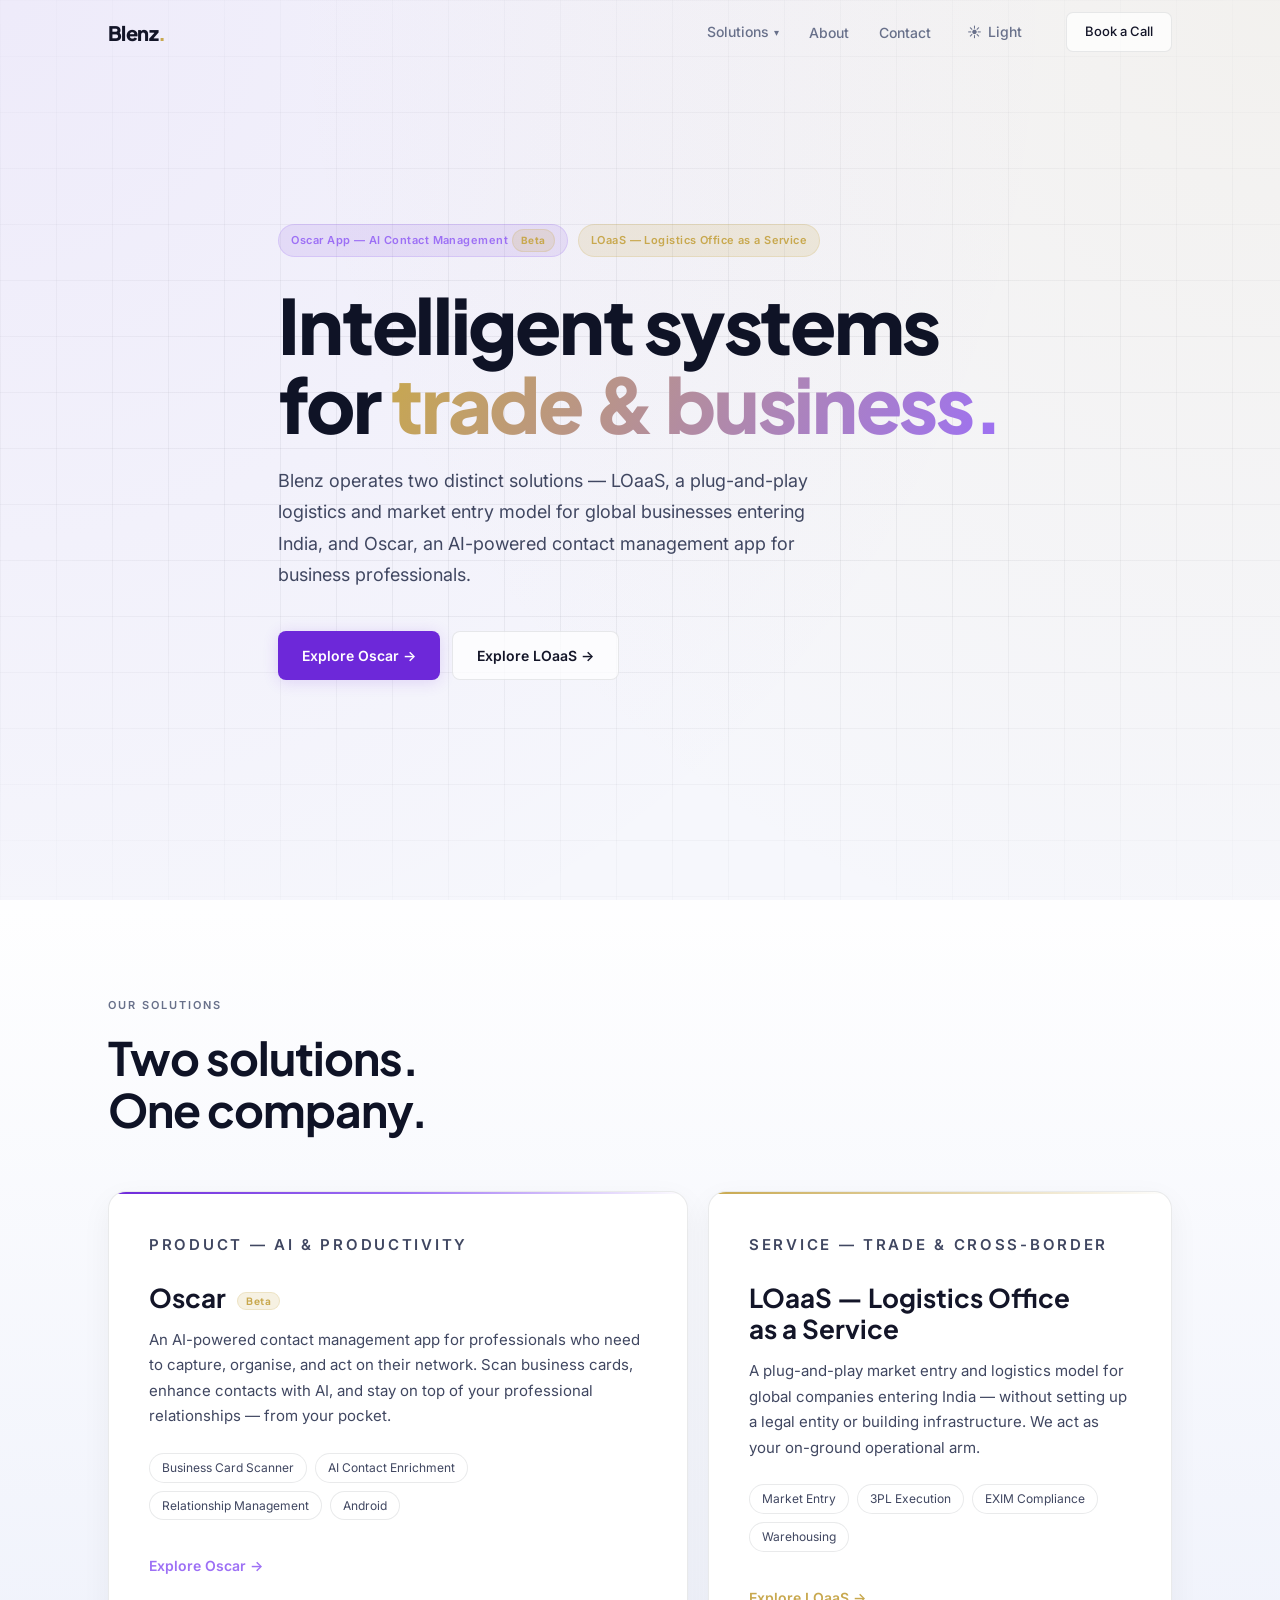
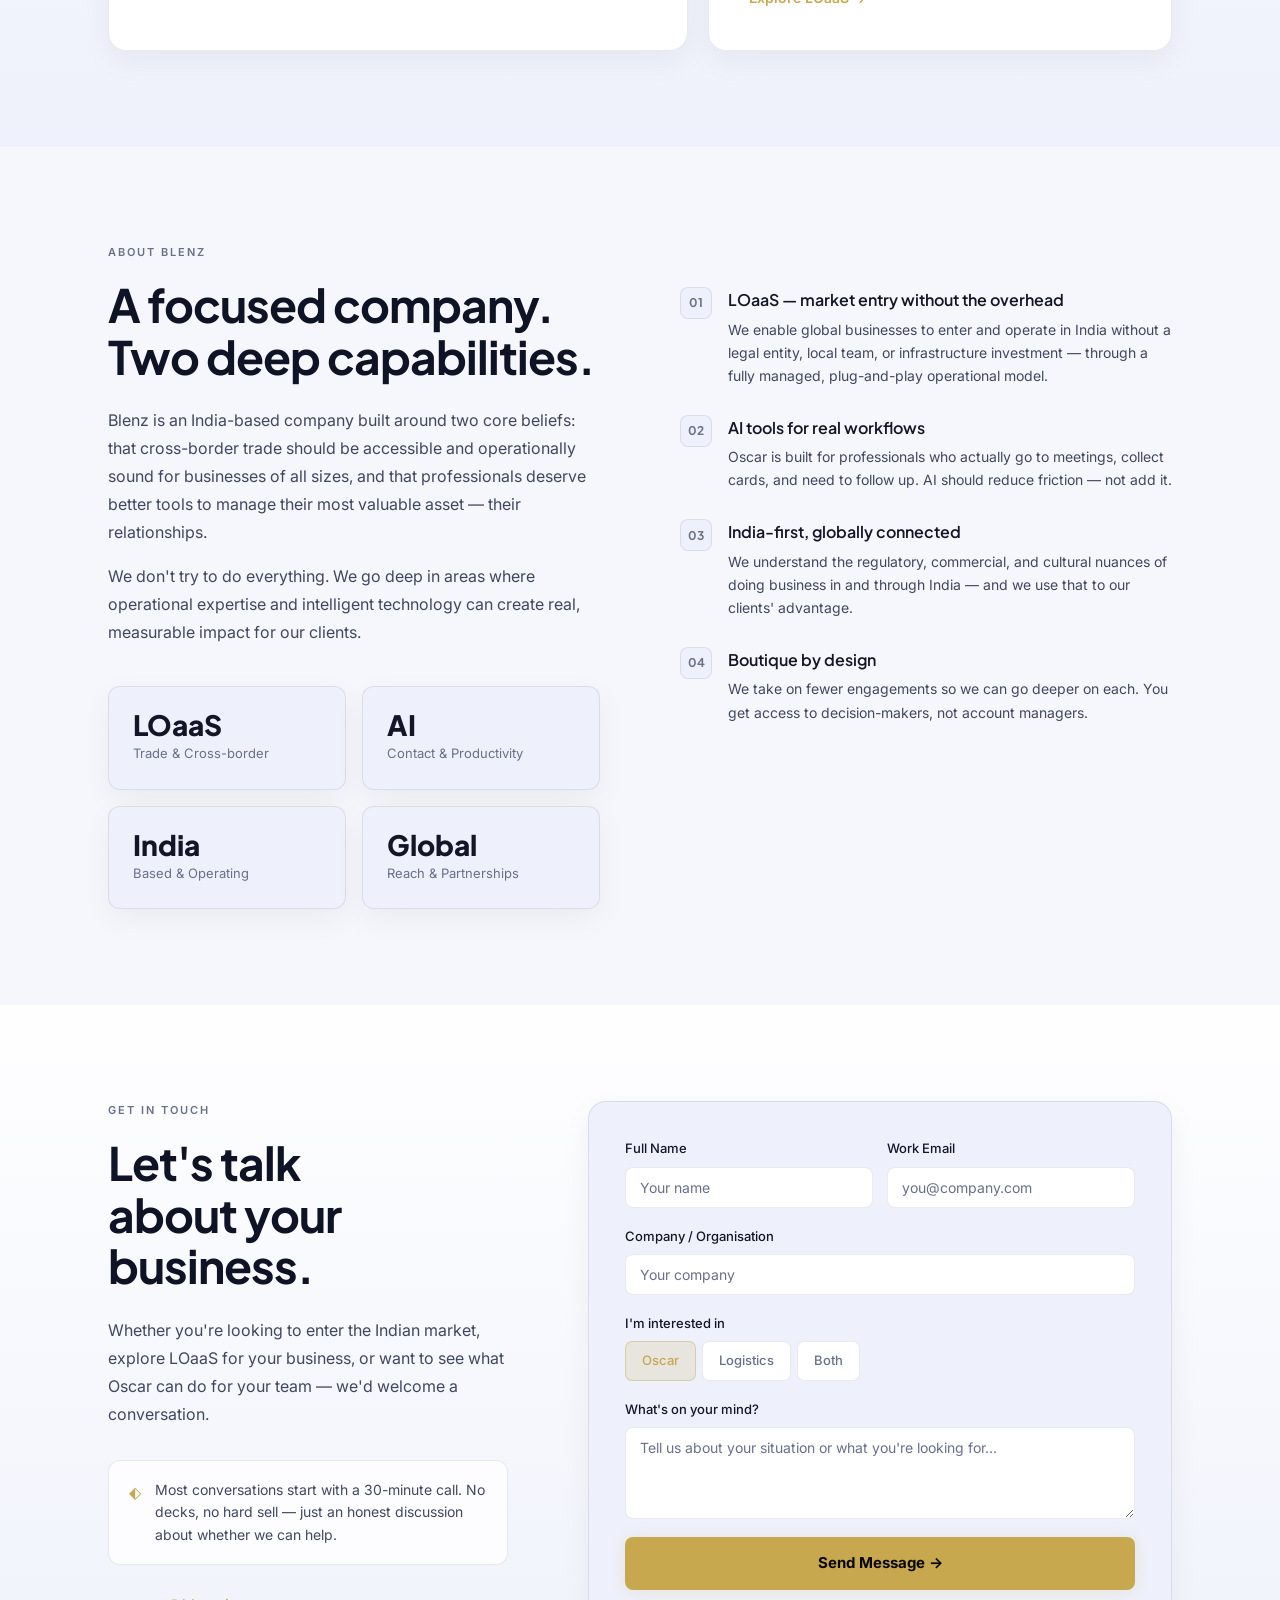
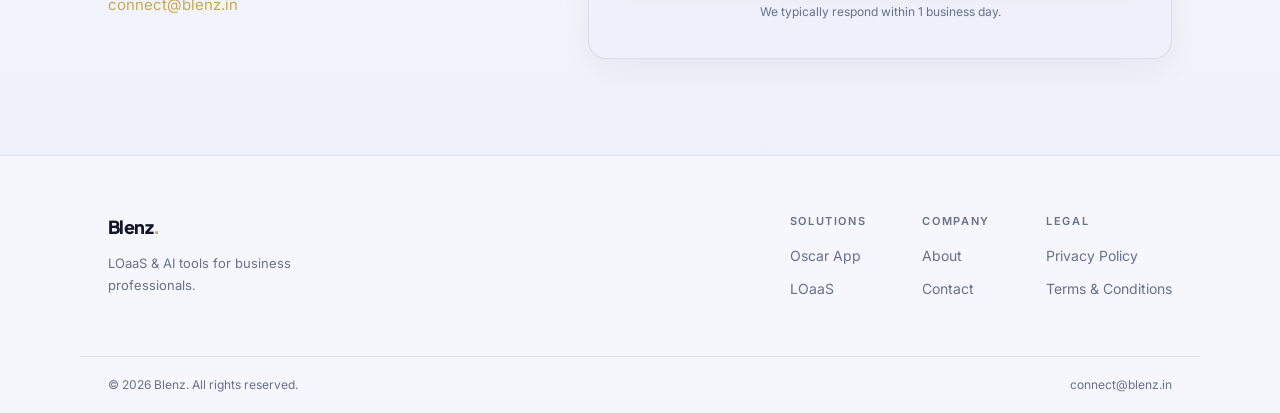
<file: index.html>
<!DOCTYPE html>
<html lang="en">
<head>
  <meta charset="UTF-8" />
  <meta name="viewport" content="width=device-width, initial-scale=1.0" />
  <title>Blenz — LOaaS & AI Tools for Business Professionals</title>
  <meta name="description" content="Blenz offers LOaaS — Logistics Office as a Service — for businesses entering India, and Oscar, an AI-powered contact management app for professionals." />
  <link rel="preconnect" href="https://fonts.googleapis.com" />
  <link rel="preconnect" href="https://fonts.gstatic.com" crossorigin />
  <link href="https://fonts.googleapis.com/css2?family=Plus+Jakarta+Sans:wght@400;500;600;700;800&family=Inter:wght@400;500;600&display=swap" rel="stylesheet" />
  <link rel="stylesheet" href="style.css?v=20260226" />
  <script>
    (function () {
      try {
        var saved = localStorage.getItem('blenz-theme');
        if (saved === 'light' || saved === 'dark') {
          document.documentElement.setAttribute('data-theme', saved);
          return;
        }
        if (window.matchMedia && window.matchMedia('(prefers-color-scheme: light)').matches) {
          document.documentElement.setAttribute('data-theme', 'light');
        }
      } catch (e) {}
    })();
  </script>
</head>
<body>

<!-- NAV -->
<header class="nav-wrap" id="nav">
  <nav class="nav container">
    <a href="index.html" class="nav-logo">Blenz<span class="logo-dot">.</span></a>
    <ul class="nav-links">
      <li class="has-dropdown">
        <button class="nav-btn">Solutions <span class="nav-chevron">▾</span></button>
        <div class="dropdown">
          <a href="AI-SaaS/oscar.html" class="dropdown-item">
            <span class="ditem-name">Oscar App</span>
            <span class="badge-beta">Beta</span>
          </a>
          <div class="dropdown-divider"></div>
          <a href="logistics/solutions.html" class="dropdown-item">
            <span class="ditem-name">LOaaS</span>
          </a>
        </div>
      </li>
      <li><a href="#about">About</a></li>
      <li><a href="#contact">Contact</a></li>
      <li>
        <button type="button" class="theme-toggle" data-theme-toggle aria-pressed="false" aria-label="Switch to light theme">
          <span class="theme-toggle__icon" data-theme-icon aria-hidden="true">☾</span>
          <span class="theme-toggle__label" data-theme-label>Dark</span>
        </button>
      </li>
    </ul>
    <a href="#contact" class="btn btn-outline-sm nav-cta">Book a Call</a>
    <button class="nav-toggle" id="nav-toggle" aria-label="Menu">
      <span></span><span></span><span></span>
    </button>
  </nav>
  <div class="nav-mobile" id="nav-mobile">
    <a href="AI-SaaS/oscar.html">Oscar App <span class="badge-beta">Beta</span></a>
    <a href="logistics/solutions.html">LOaaS</a>
    <a href="#about">About</a>
    <a href="#contact">Contact</a>
    <button type="button" class="theme-toggle" data-theme-toggle aria-pressed="false" aria-label="Switch to light theme">
      <span class="theme-toggle__icon" data-theme-icon aria-hidden="true">☾</span>
      <span class="theme-toggle__label" data-theme-label>Dark</span>
    </button>
    <a href="#contact" class="btn btn-outline-sm">Book a Call</a>
  </div>
</header>

<!-- HERO -->
<section class="hero" id="hero">
  <div class="hero-grid"></div>
  <div class="container hero-inner" data-animate>
    <div class="hero-badge-row">
      <span class="badge badge-violet">Oscar App — AI Contact Management <span class="badge-beta" style="margin-left:4px">Beta</span></span>
      <span class="badge badge-gold">LOaaS — Logistics Office as a Service</span>
    </div>
    <h1 class="hero-title">
      Intelligent systems<br />for <em>trade &amp; business.</em>
    </h1>
    <p class="hero-sub">
      Blenz operates two distinct solutions — LOaaS, a plug-and-play logistics and market entry model for global businesses entering India, and Oscar, an AI-powered contact management app for business professionals.
    </p>
    <div class="hero-ctas">
      <a href="AI-SaaS/oscar.html" class="btn btn-violet">Explore Oscar →</a>
      <a href="logistics/solutions.html" class="btn btn-outline">Explore LOaaS →</a>
    </div>
  </div>
</section>

<!-- PRODUCTS -->
<section class="section section--dark" id="products">
  <div class="container">
    <p class="section-label" data-animate>Our Solutions</p>
    <h2 class="section-title" data-animate>Two solutions.<br />One company.</h2>
    <div class="products-grid">

      <div class="prod-card prod-card--primary" data-animate>
        <p class="prod-card__label">Product — AI &amp; Productivity</p>
        <h3>Oscar <span class="badge-beta" style="vertical-align:middle;margin-left:6px">Beta</span></h3>
        <p>An AI-powered contact management app for professionals who need to capture, organise, and act on their network. Scan business cards, enhance contacts with AI, and stay on top of your professional relationships — from your pocket.</p>
        <div class="prod-card__tags">
          <span class="prod-tag">Business Card Scanner</span>
          <span class="prod-tag">AI Contact Enrichment</span>
          <span class="prod-tag">Relationship Management</span>
          <span class="prod-tag">Android</span>
        </div>
        <a href="AI-SaaS/oscar.html" class="prod-card__link">Explore Oscar →</a>
      </div>

      <div class="prod-card prod-card--secondary" data-animate>
        <p class="prod-card__label">Service — Trade &amp; Cross-border</p>
        <h3>LOaaS — Logistics Office<br />as a Service</h3>
        <p>A plug-and-play market entry and logistics model for global companies entering India — without setting up a legal entity or building infrastructure. We act as your on-ground operational arm.</p>
        <div class="prod-card__tags">
          <span class="prod-tag">Market Entry</span>
          <span class="prod-tag">3PL Execution</span>
          <span class="prod-tag">EXIM Compliance</span>
          <span class="prod-tag">Warehousing</span>
        </div>
        <a href="logistics/solutions.html" class="prod-card__link">Explore LOaaS →</a>
      </div>

    </div>
  </div>
</section>

<!-- ABOUT -->
<section class="section" id="about">
  <div class="container">
    <p class="section-label" data-animate>About Blenz</p>
    <div class="about-grid">
      <div data-animate>
        <h2 class="section-title">A focused company.<br />Two deep capabilities.</h2>
        <p class="body-text">Blenz is an India-based company built around two core beliefs: that cross-border trade should be accessible and operationally sound for businesses of all sizes, and that professionals deserve better tools to manage their most valuable asset — their relationships.</p>
        <p class="body-text">We don't try to do everything. We go deep in areas where operational expertise and intelligent technology can create real, measurable impact for our clients.</p>
        <div class="about-stats">
          <div class="stat-card">
            <div class="stat-val">LOaaS</div>
            <div class="stat-label">Trade &amp; Cross-border</div>
          </div>
          <div class="stat-card">
            <div class="stat-val">AI</div>
            <div class="stat-label">Contact &amp; Productivity</div>
          </div>
          <div class="stat-card">
            <div class="stat-val">India</div>
            <div class="stat-label">Based &amp; Operating</div>
          </div>
          <div class="stat-card">
            <div class="stat-val">Global</div>
            <div class="stat-label">Reach &amp; Partnerships</div>
          </div>
        </div>
      </div>
      <div class="about-points" data-animate>
        <div class="about-point">
          <div class="about-point-num">01</div>
          <div>
            <h4>LOaaS — market entry without the overhead</h4>
            <p>We enable global businesses to enter and operate in India without a legal entity, local team, or infrastructure investment — through a fully managed, plug-and-play operational model.</p>
          </div>
        </div>
        <div class="about-point">
          <div class="about-point-num">02</div>
          <div>
            <h4>AI tools for real workflows</h4>
            <p>Oscar is built for professionals who actually go to meetings, collect cards, and need to follow up. AI should reduce friction — not add it.</p>
          </div>
        </div>
        <div class="about-point">
          <div class="about-point-num">03</div>
          <div>
            <h4>India-first, globally connected</h4>
            <p>We understand the regulatory, commercial, and cultural nuances of doing business in and through India — and we use that to our clients' advantage.</p>
          </div>
        </div>
        <div class="about-point">
          <div class="about-point-num">04</div>
          <div>
            <h4>Boutique by design</h4>
            <p>We take on fewer engagements so we can go deeper on each. You get access to decision-makers, not account managers.</p>
          </div>
        </div>
      </div>
    </div>
  </div>
</section>

<!-- CONTACT -->
<section class="section section--dark" id="contact">
  <div class="container">
    <div class="contact-inner">
      <div data-animate>
        <p class="eyebrow">Get in Touch</p>
        <h2 class="section-title">Let's talk<br />about your business.</h2>
        <p class="body-text">Whether you're looking to enter the Indian market, explore LOaaS for your business, or want to see what Oscar can do for your team — we'd welcome a conversation.</p>
        <div class="contact-note">
          <span class="note-icon">⬖</span>
          <p>Most conversations start with a 30-minute call. No decks, no hard sell — just an honest discussion about whether we can help.</p>
        </div>
        <div style="margin-top:28px;display:flex;flex-direction:column;gap:10px;">
          <a href="mailto:connect@blenz.in" style="font-size:15px;color:var(--gold);">connect@blenz.in</a>
        </div>
      </div>
      <form class="contact-form" id="contact-form" action="https://api.web3forms.com/submit" method="POST" data-animate>
        <input type="hidden" name="access_key" value="d7b3570d-6a88-4995-aeb2-5bd0e53aa7c1" />
        <input type="hidden" name="subject" value="Blenz contact form" />
        <input type="hidden" name="redirect" id="form-redirect" value="" />
        <div class="form-row">
          <div class="form-group">
            <label for="fname">Full Name</label>
            <input type="text" id="fname" name="name" placeholder="Your name" required />
          </div>
          <div class="form-group">
            <label for="femail">Work Email</label>
            <input type="email" id="femail" name="email" placeholder="you@company.com" required />
          </div>
        </div>
        <div class="form-group">
          <label for="fcompany">Company / Organisation</label>
          <input type="text" id="fcompany" name="company" placeholder="Your company" />
        </div>
        <div class="form-group">
          <label>I'm interested in</label>
          <div class="service-toggle">
            <button type="button" class="svc-btn active" data-val="oscar">Oscar</button>
            <button type="button" class="svc-btn" data-val="logistics">Logistics</button>
            <button type="button" class="svc-btn" data-val="both">Both</button>
          </div>
          <input type="hidden" id="fservice" name="service" value="oscar" />
        </div>
        <div class="form-group">
          <label for="fmsg">What's on your mind?</label>
          <textarea id="fmsg" name="message" rows="4" placeholder="Tell us about your situation or what you're looking for..."></textarea>
        </div>
        <button type="submit" class="btn btn-submit">Send Message →</button>
        <p class="form-note">We typically respond within 1 business day.</p>
        <div class="form-success hidden" id="form-success">✓ Message sent. We'll be in touch shortly.</div>
      </form>
    </div>
  </div>
</section>

<!-- FOOTER -->
<footer class="footer">
  <div class="container footer-inner">
    <div class="footer-brand">
      <a href="index.html" class="nav-logo">Blenz<span class="logo-dot">.</span></a>
      <p>LOaaS &amp; AI tools for business professionals.</p>
    </div>
    <div class="footer-links">
      <div class="footer-col">
        <p class="footer-col-title">Solutions</p>
        <a href="AI-SaaS/oscar.html">Oscar App</a>
        <a href="logistics/solutions.html">LOaaS</a>
      </div>
      <div class="footer-col">
        <p class="footer-col-title">Company</p>
        <a href="#about">About</a>
        <a href="#contact">Contact</a>
      </div>
      <div class="footer-col">
        <p class="footer-col-title">Legal</p>
        <a href="AI-SaaS/privacy.html">Privacy Policy</a>
        <a href="AI-SaaS/terms.html">Terms &amp; Conditions</a>
      </div>
    </div>
  </div>
  <div class="footer-bottom container">
    <p>© 2026 Blenz. All rights reserved.</p>
    <p>connect@blenz.in</p>
  </div>
</footer>

<script src="script.js?v=20260226"></script>
</body>
</html>
</file>
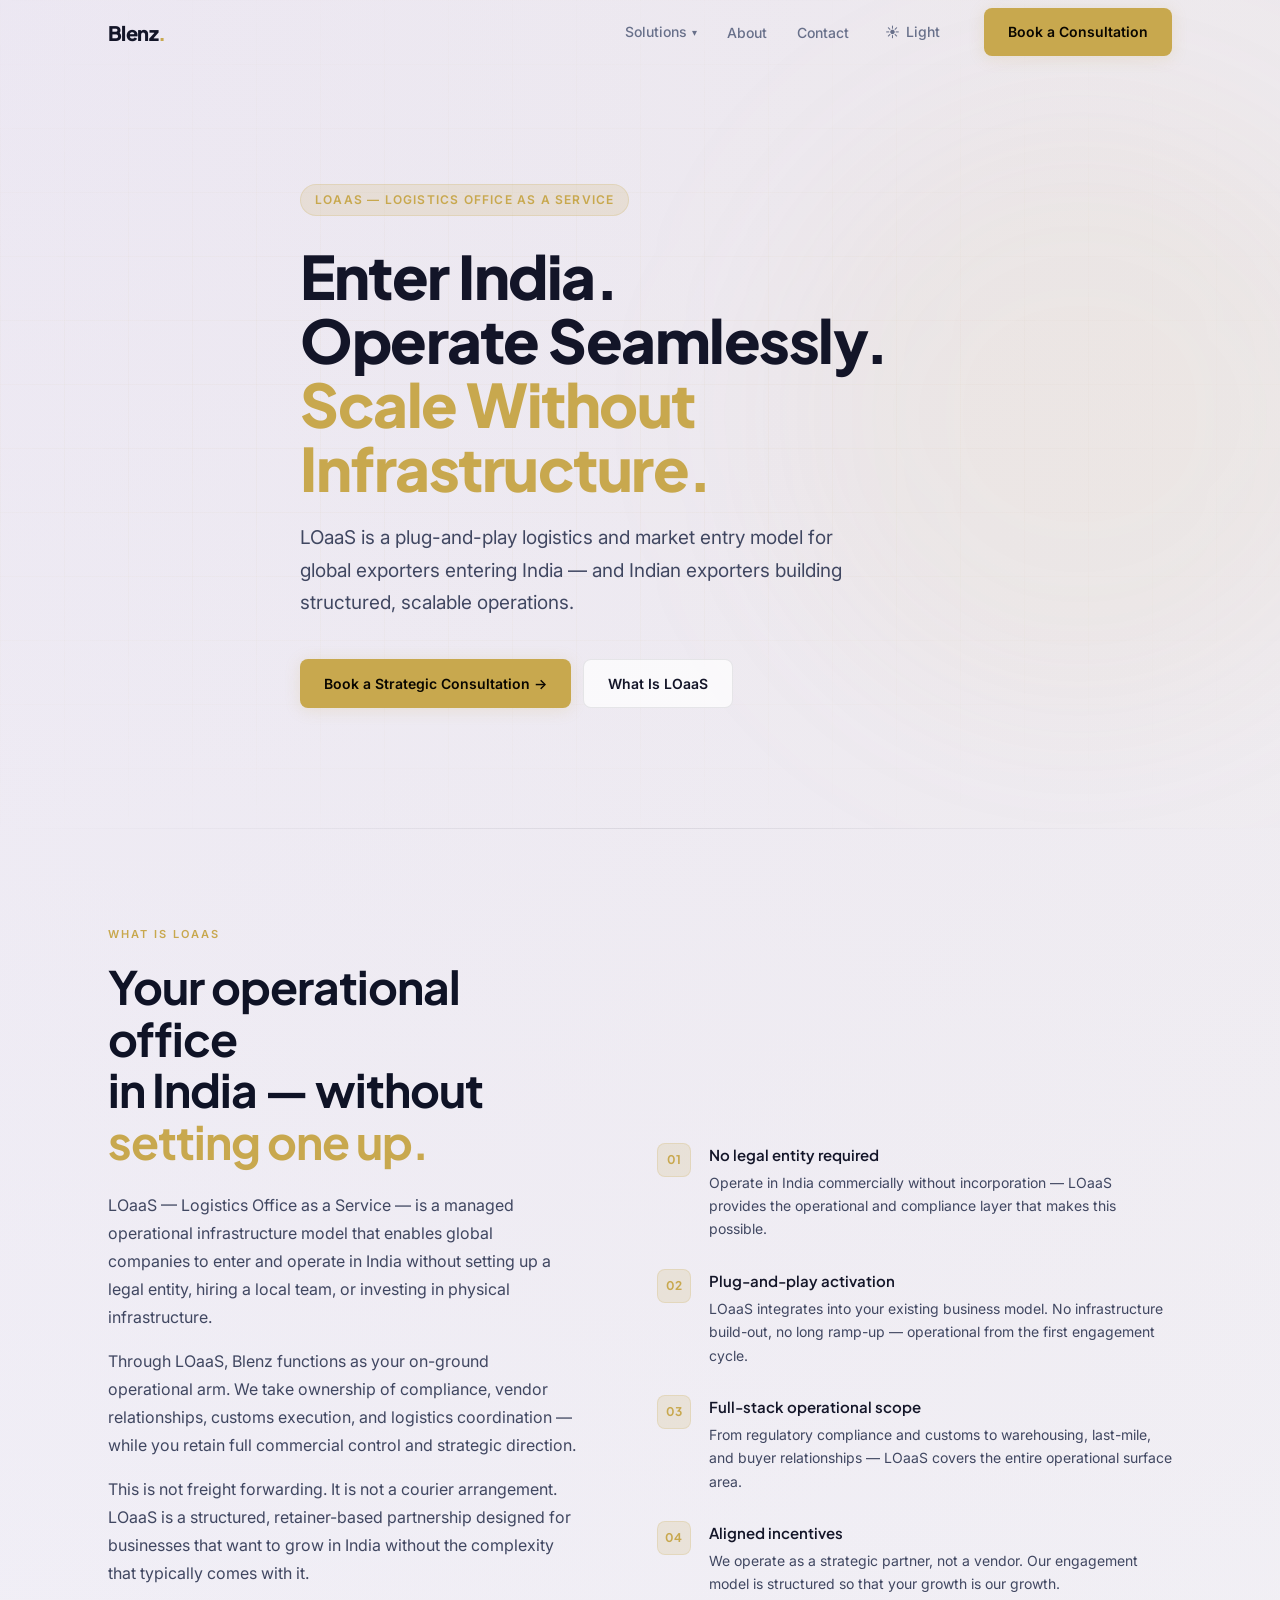
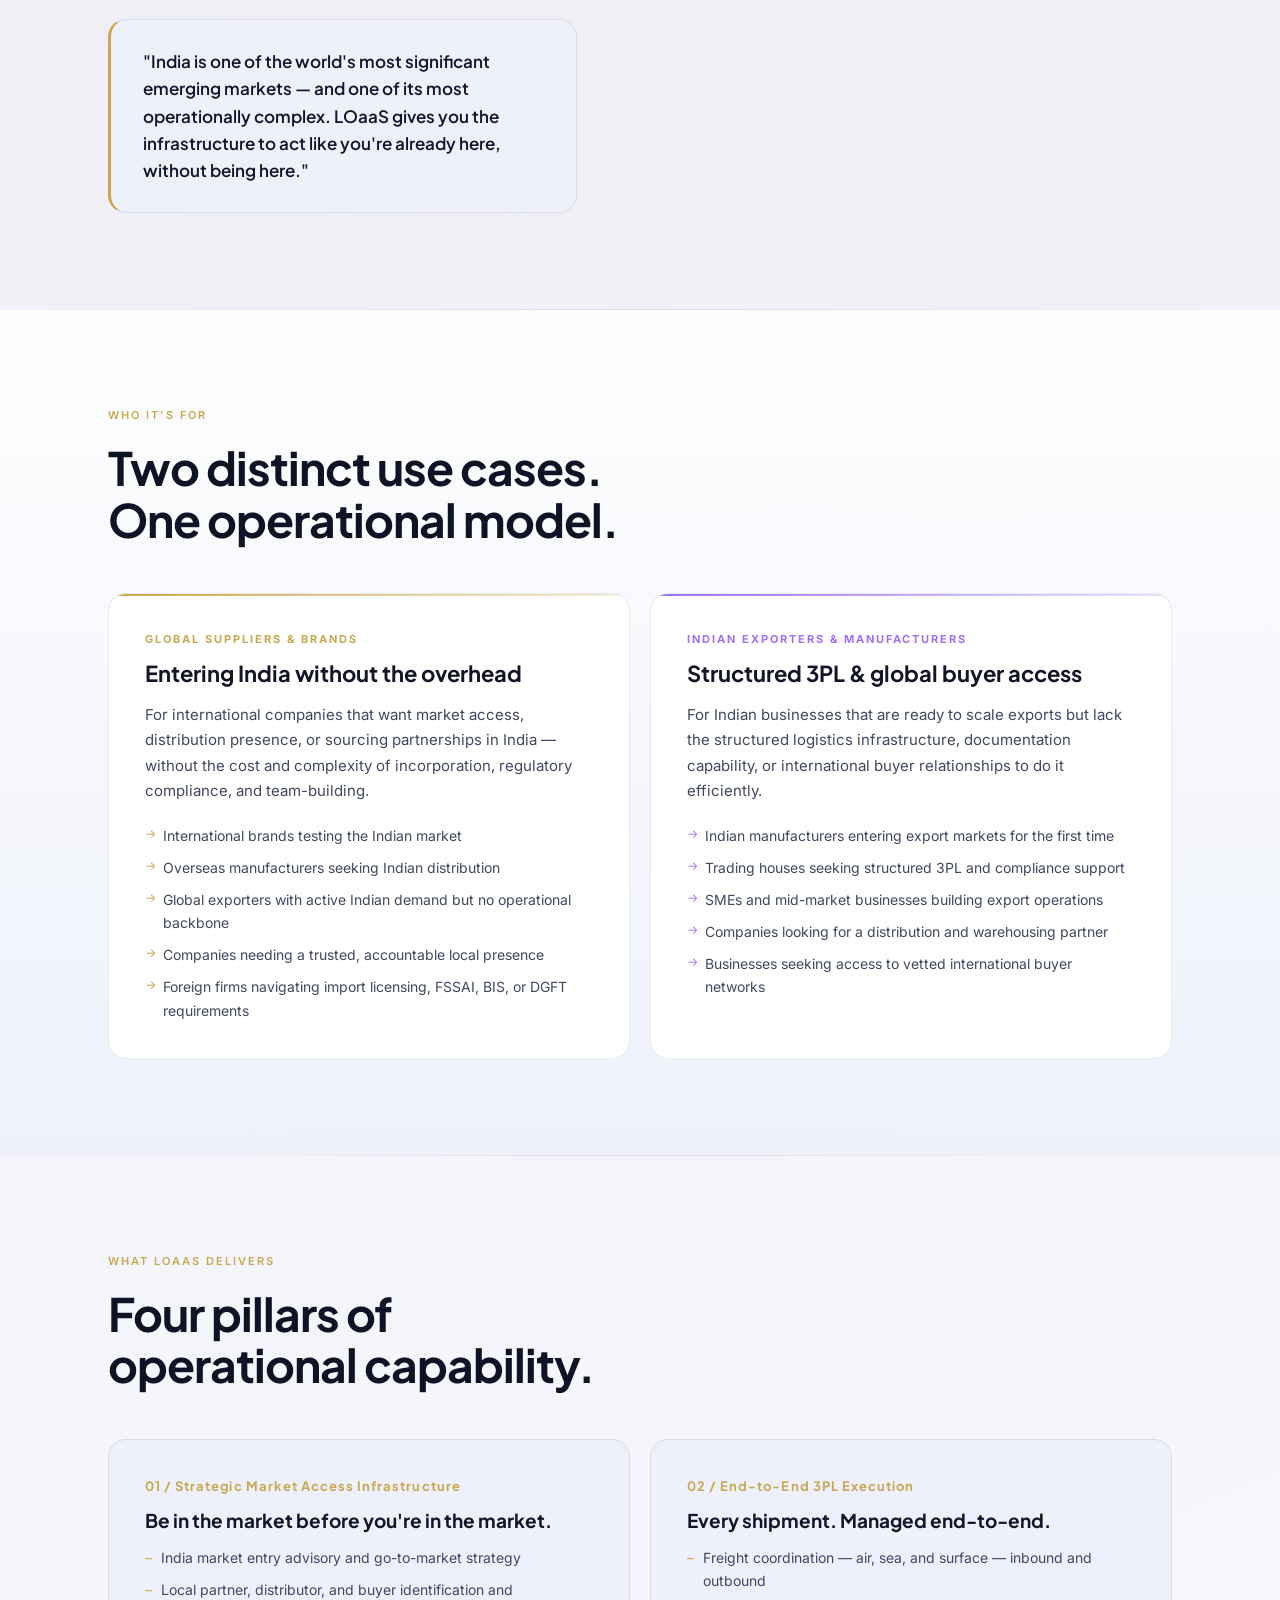
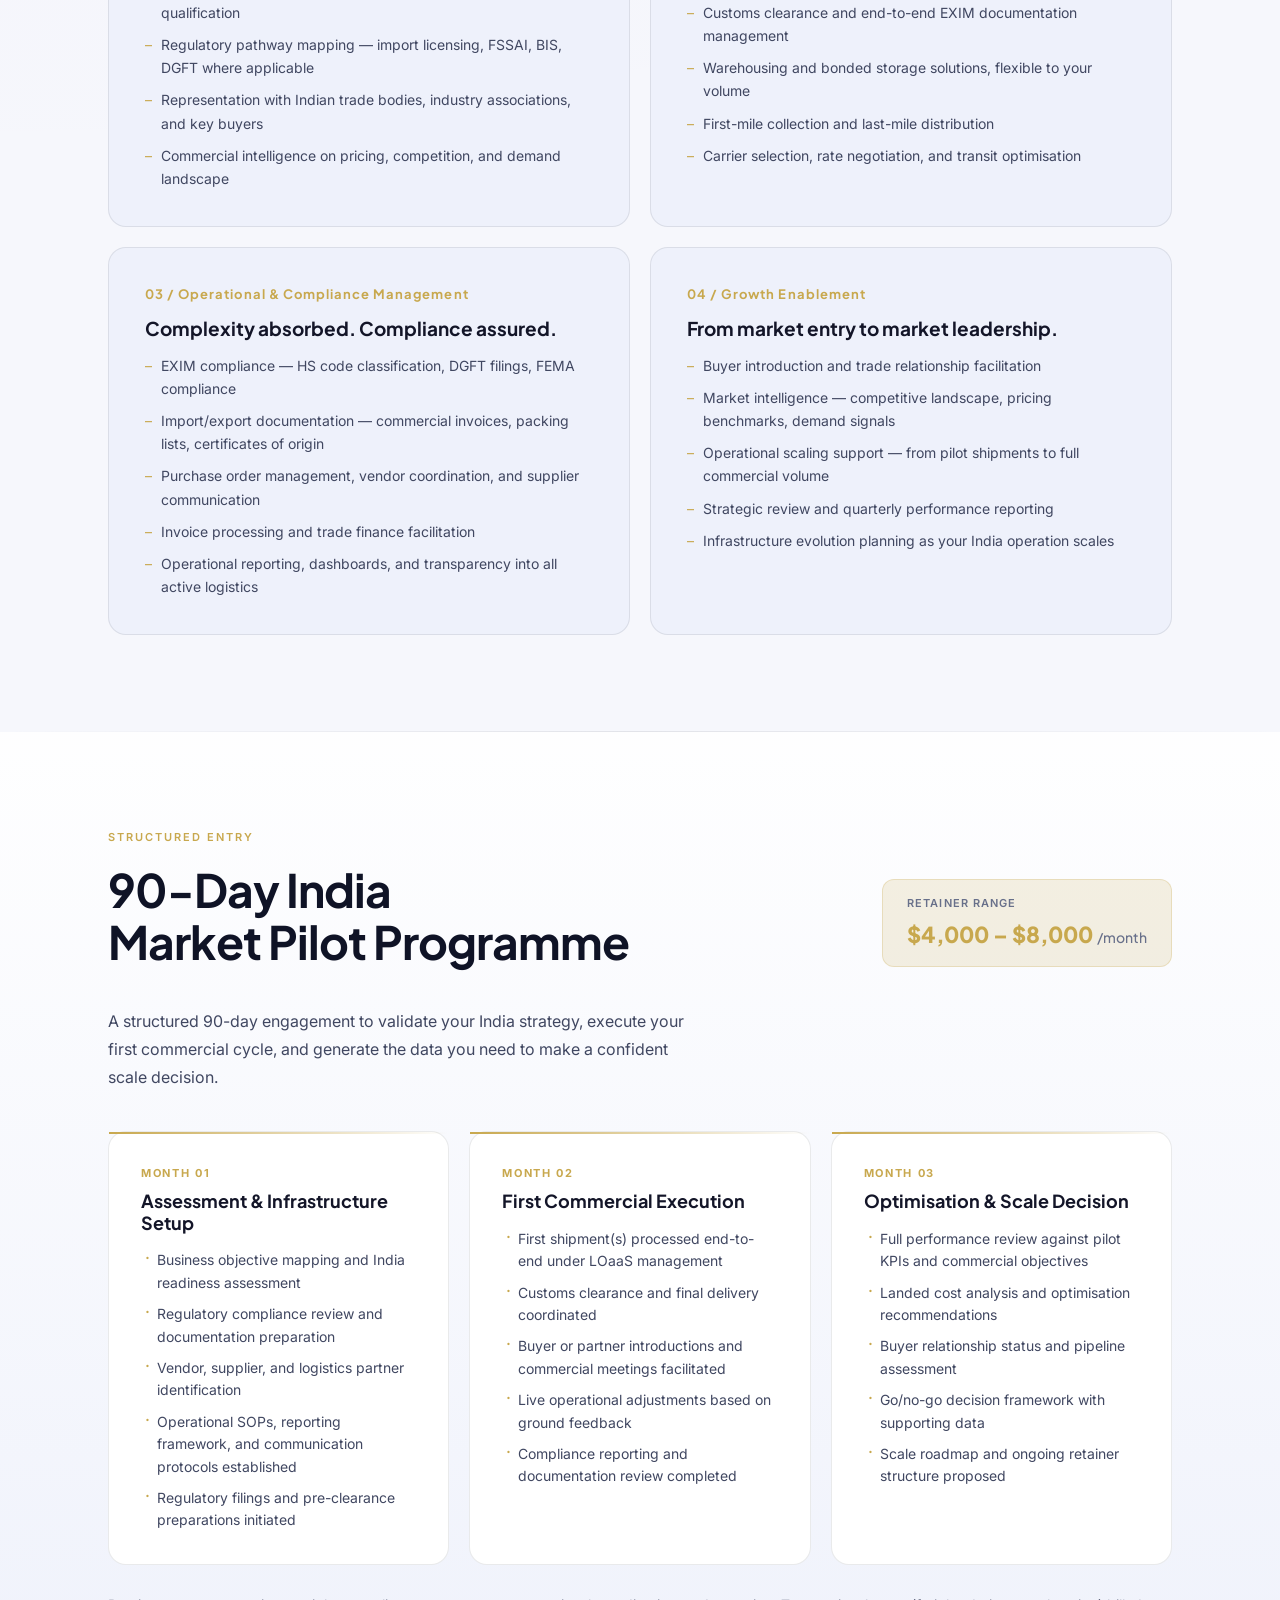
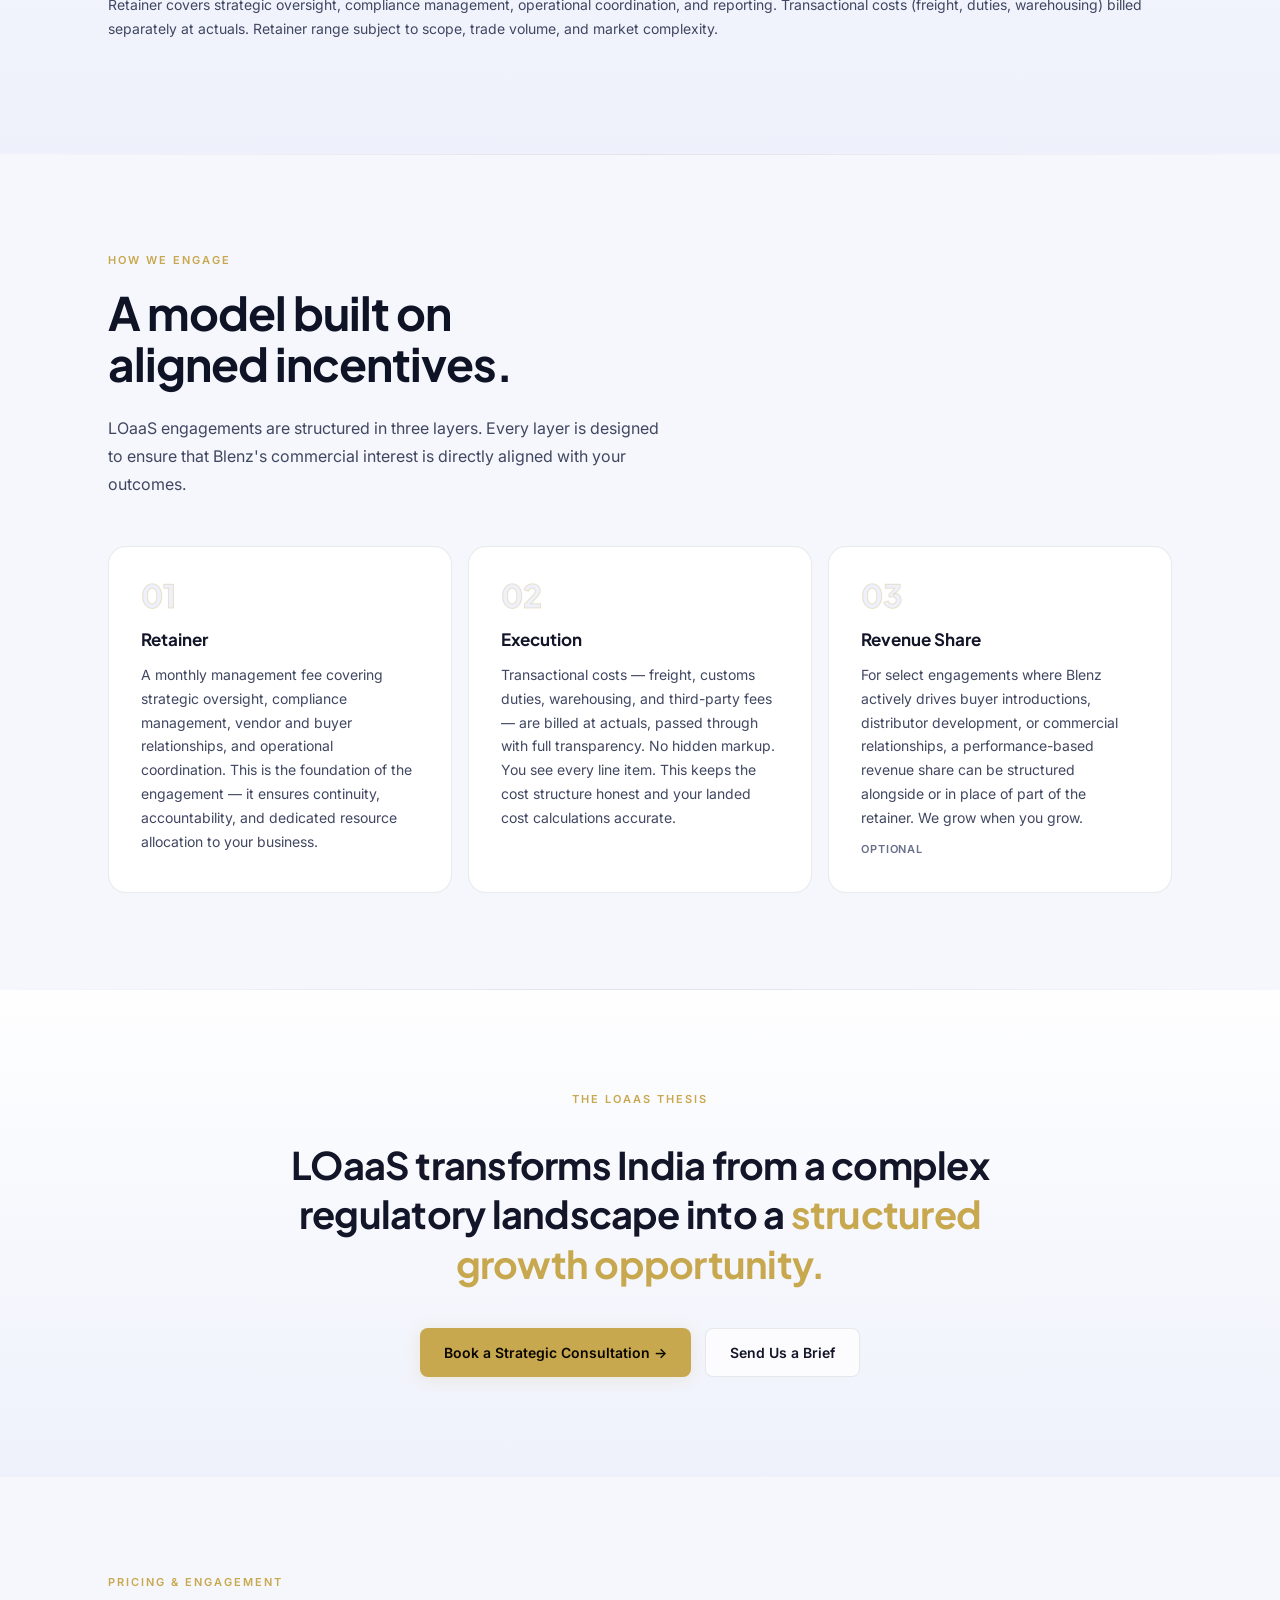
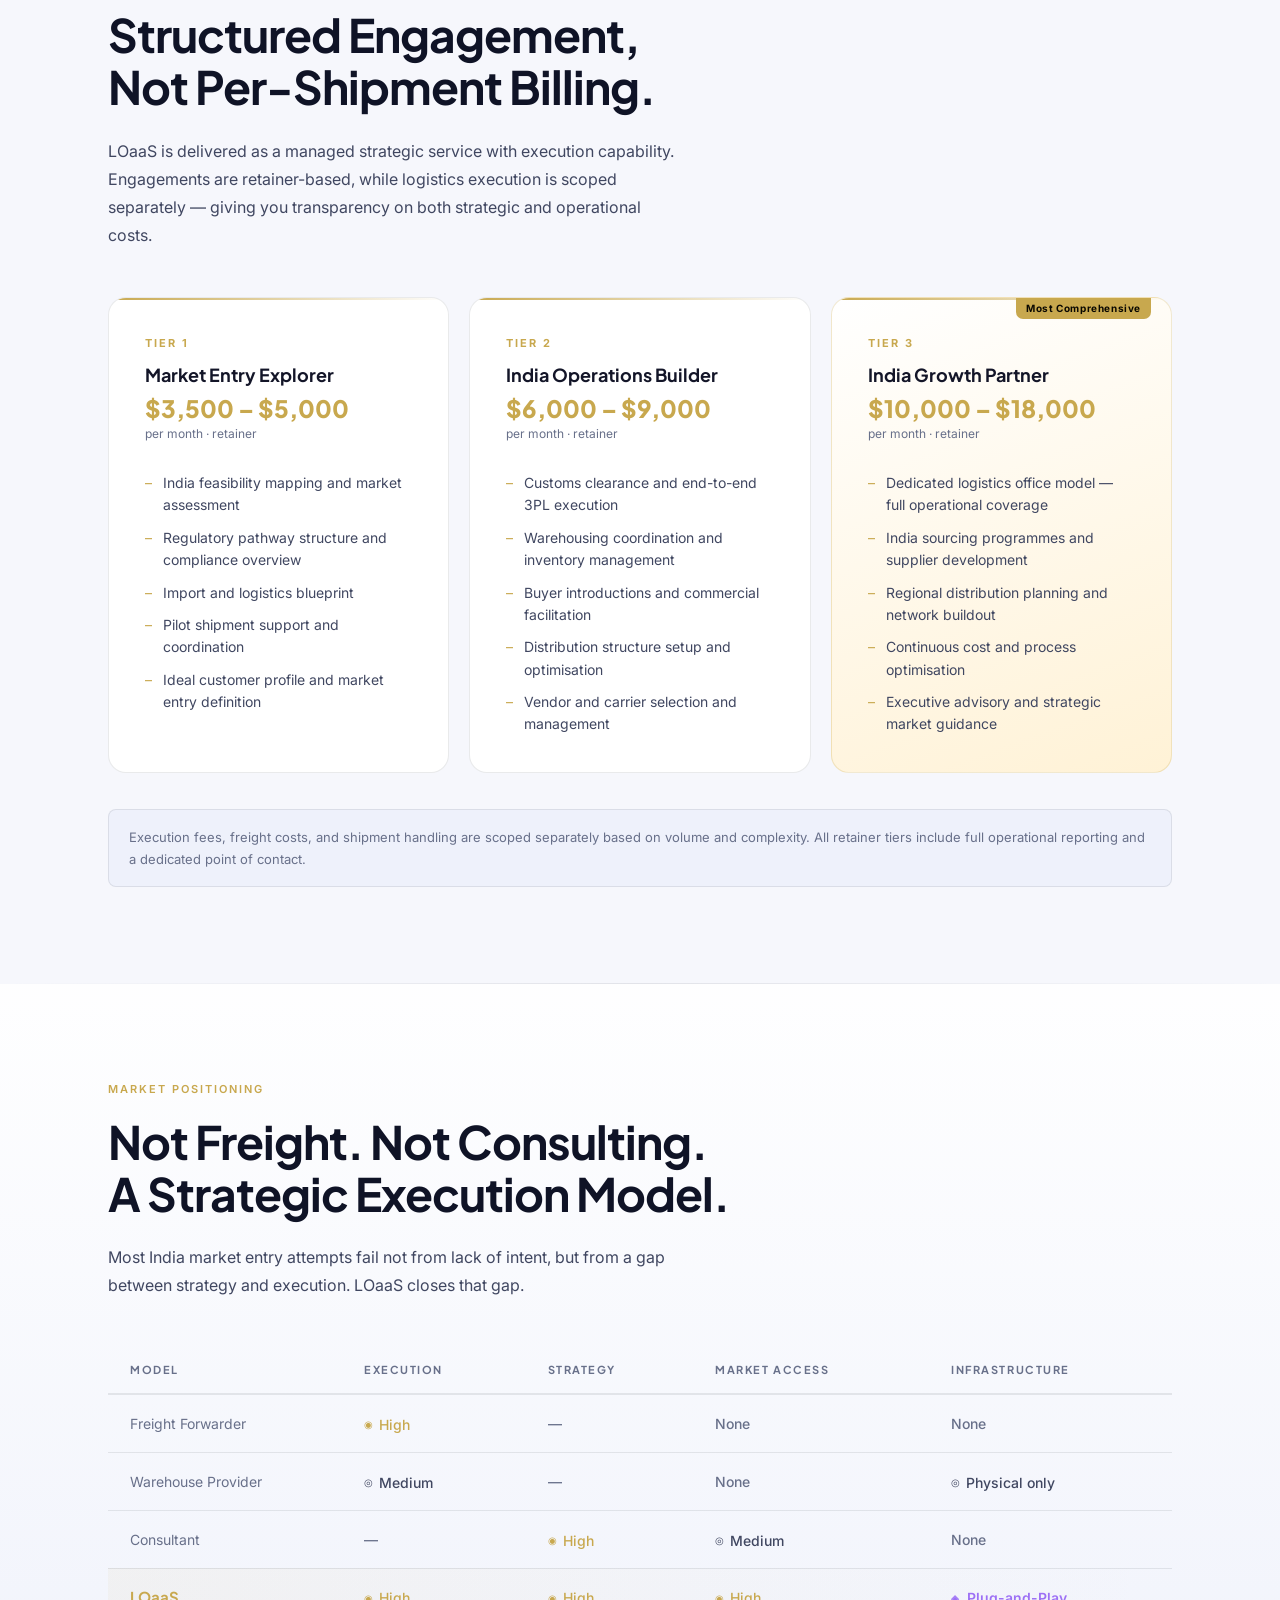
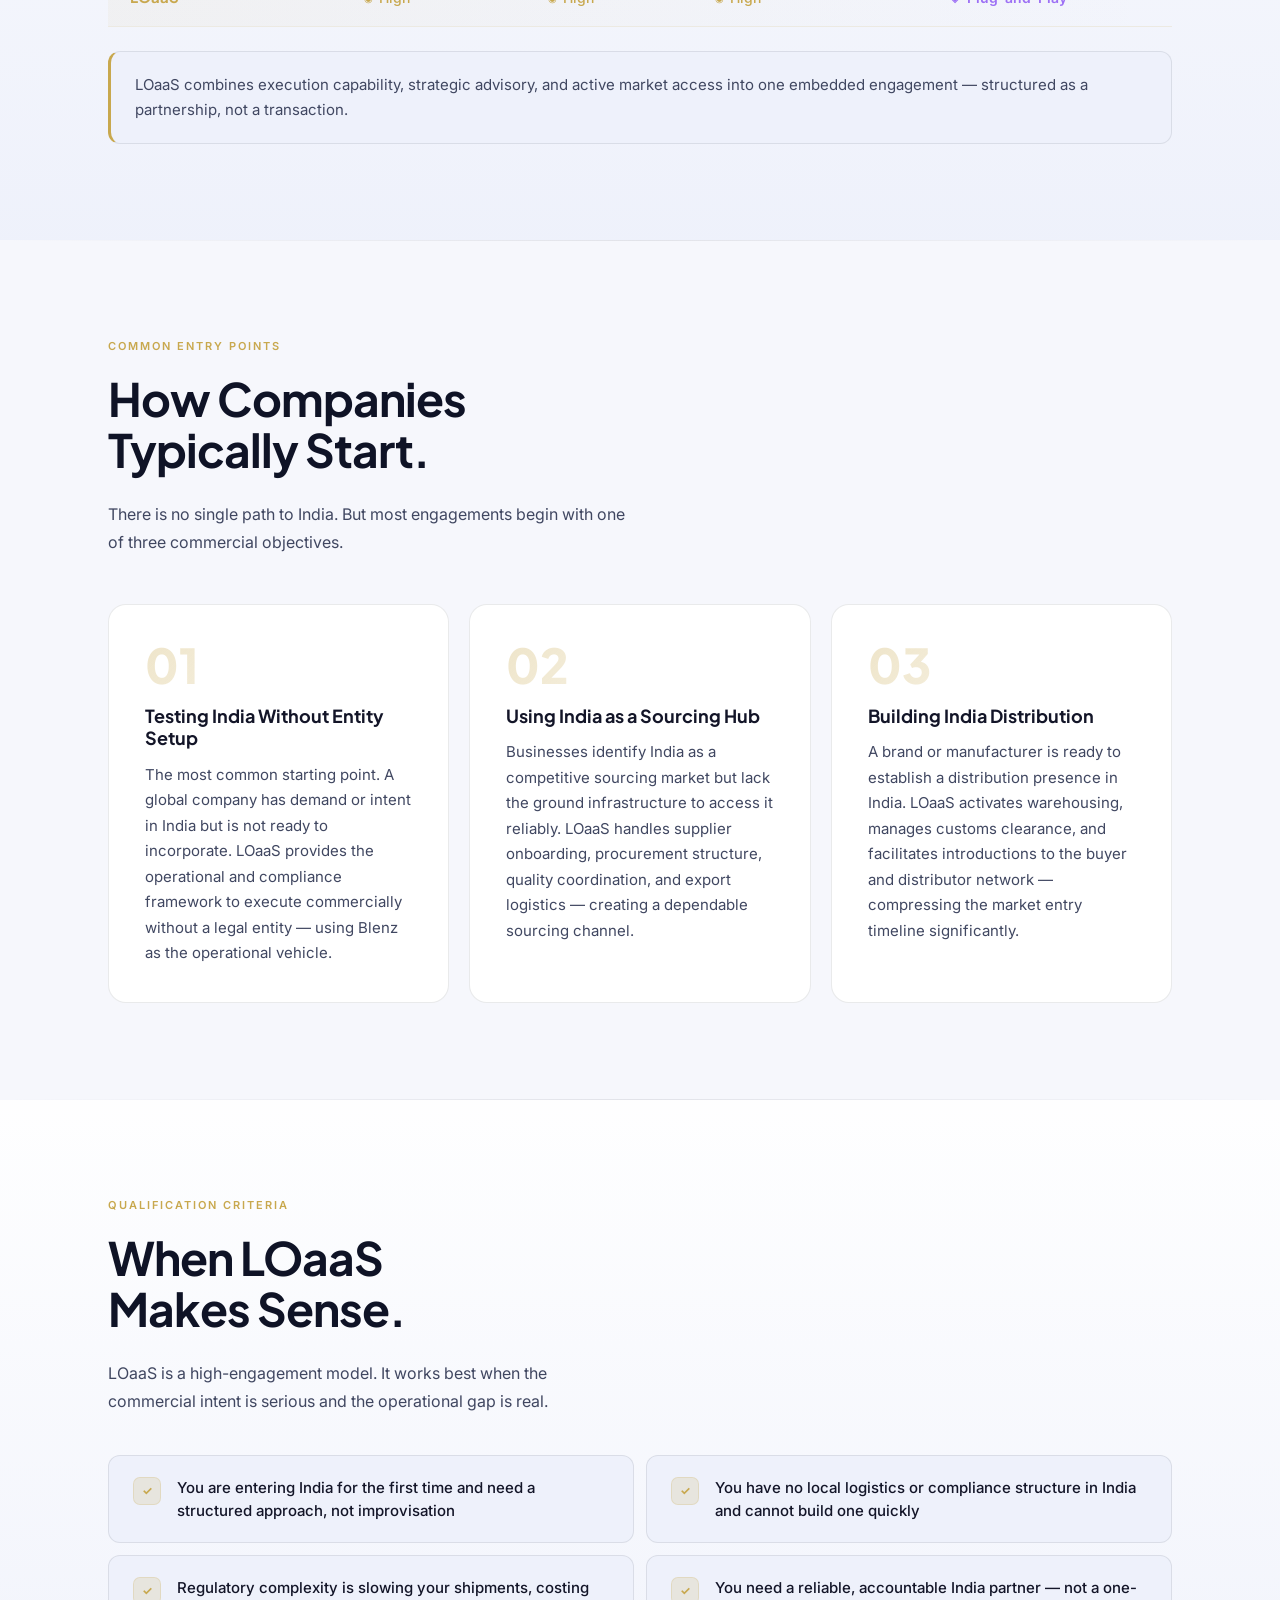
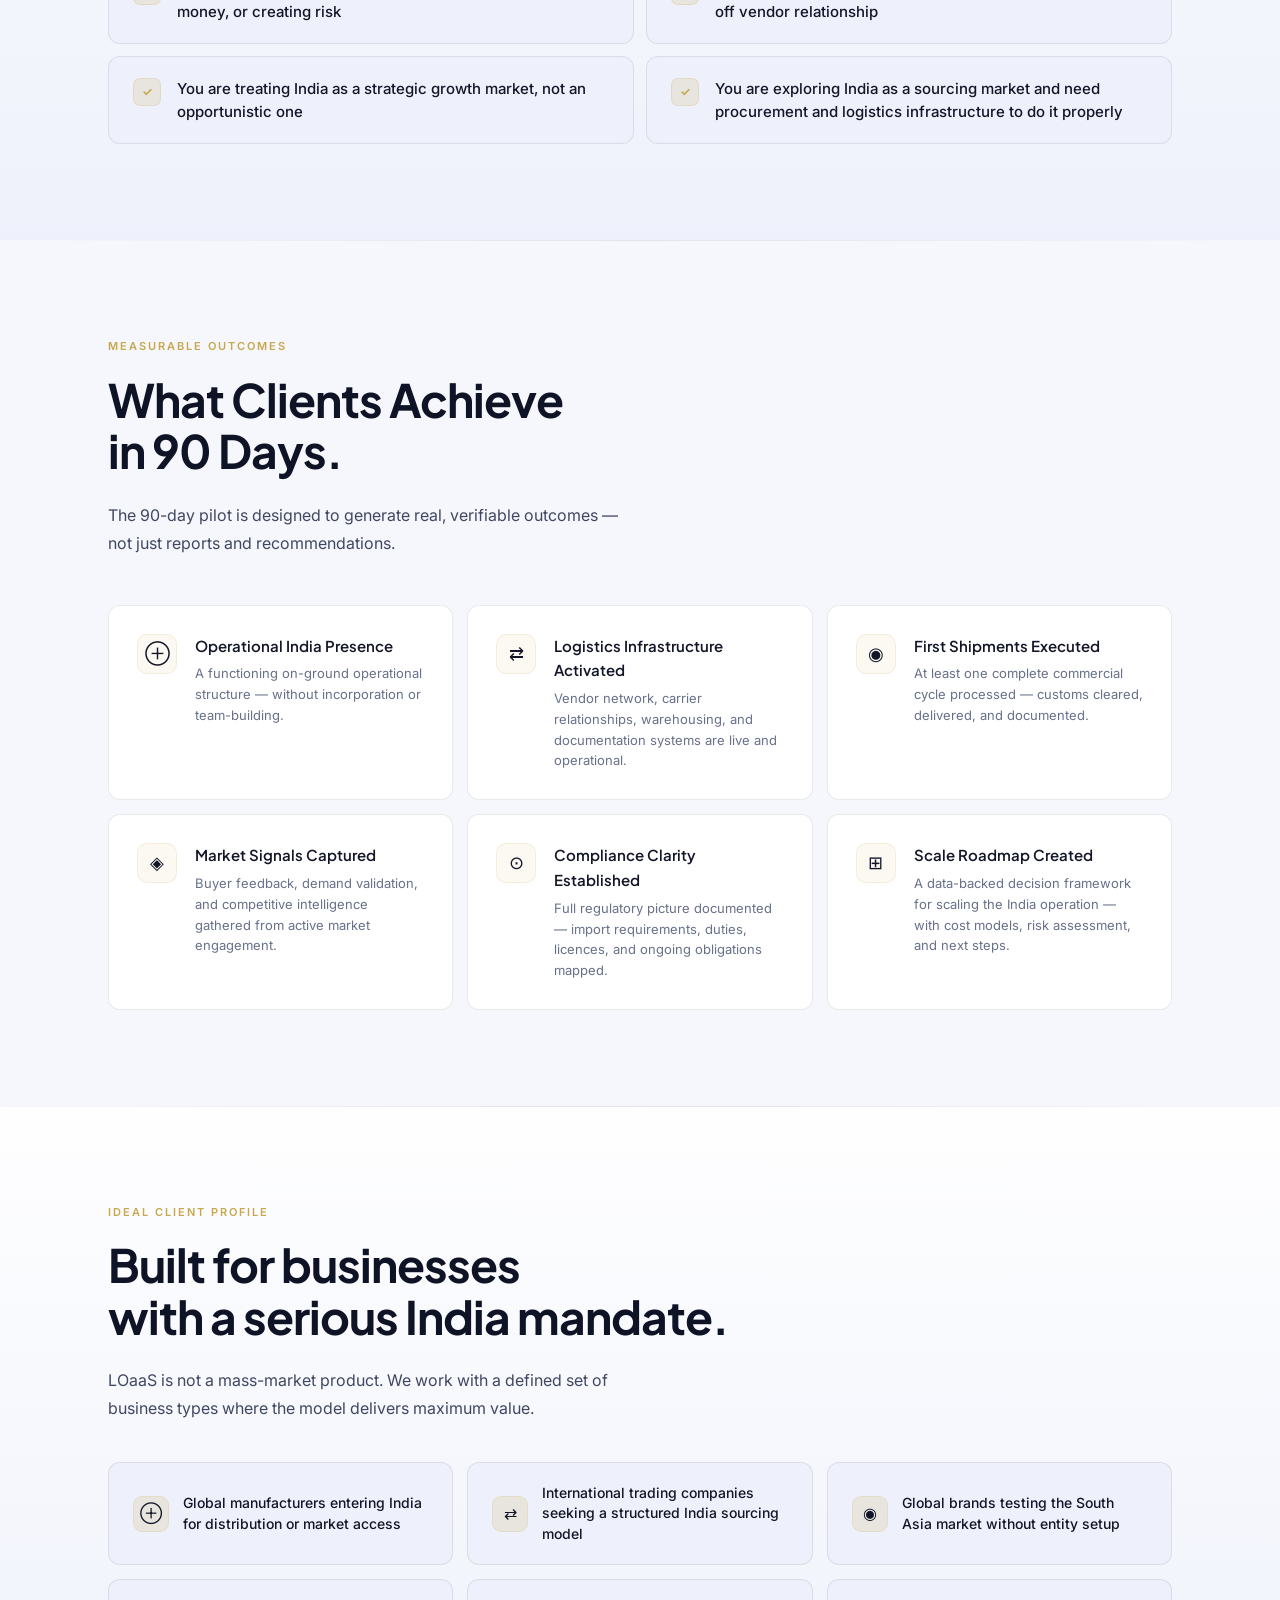
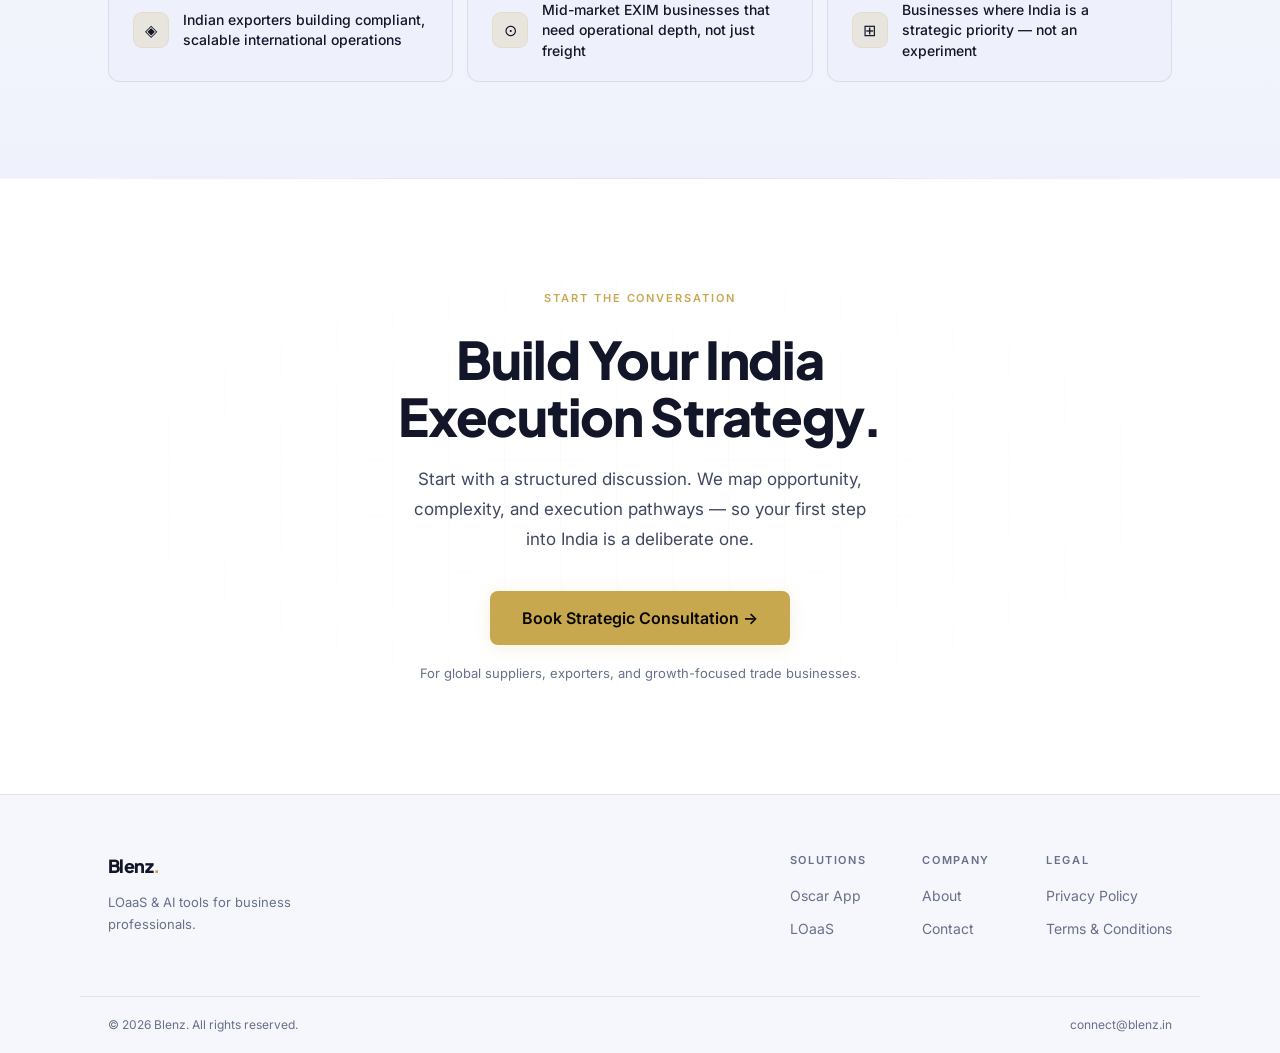
<file: logistics.html>
<!DOCTYPE html>
<html lang="en">
<head>
  <meta charset="UTF-8" />
  <meta http-equiv="refresh" content="0; url=./logistics/solutions.html" />
  <meta name="viewport" content="width=device-width, initial-scale=1.0" />
  <title>Redirecting to Logistics Solutions</title>
  <script>
    window.location.replace("./logistics/solutions.html");
  </script>
</head>
<body>
  <p>Redirecting to <a href="./logistics/solutions.html">Logistics Solutions</a>...</p>
</body>
</html>
</file>
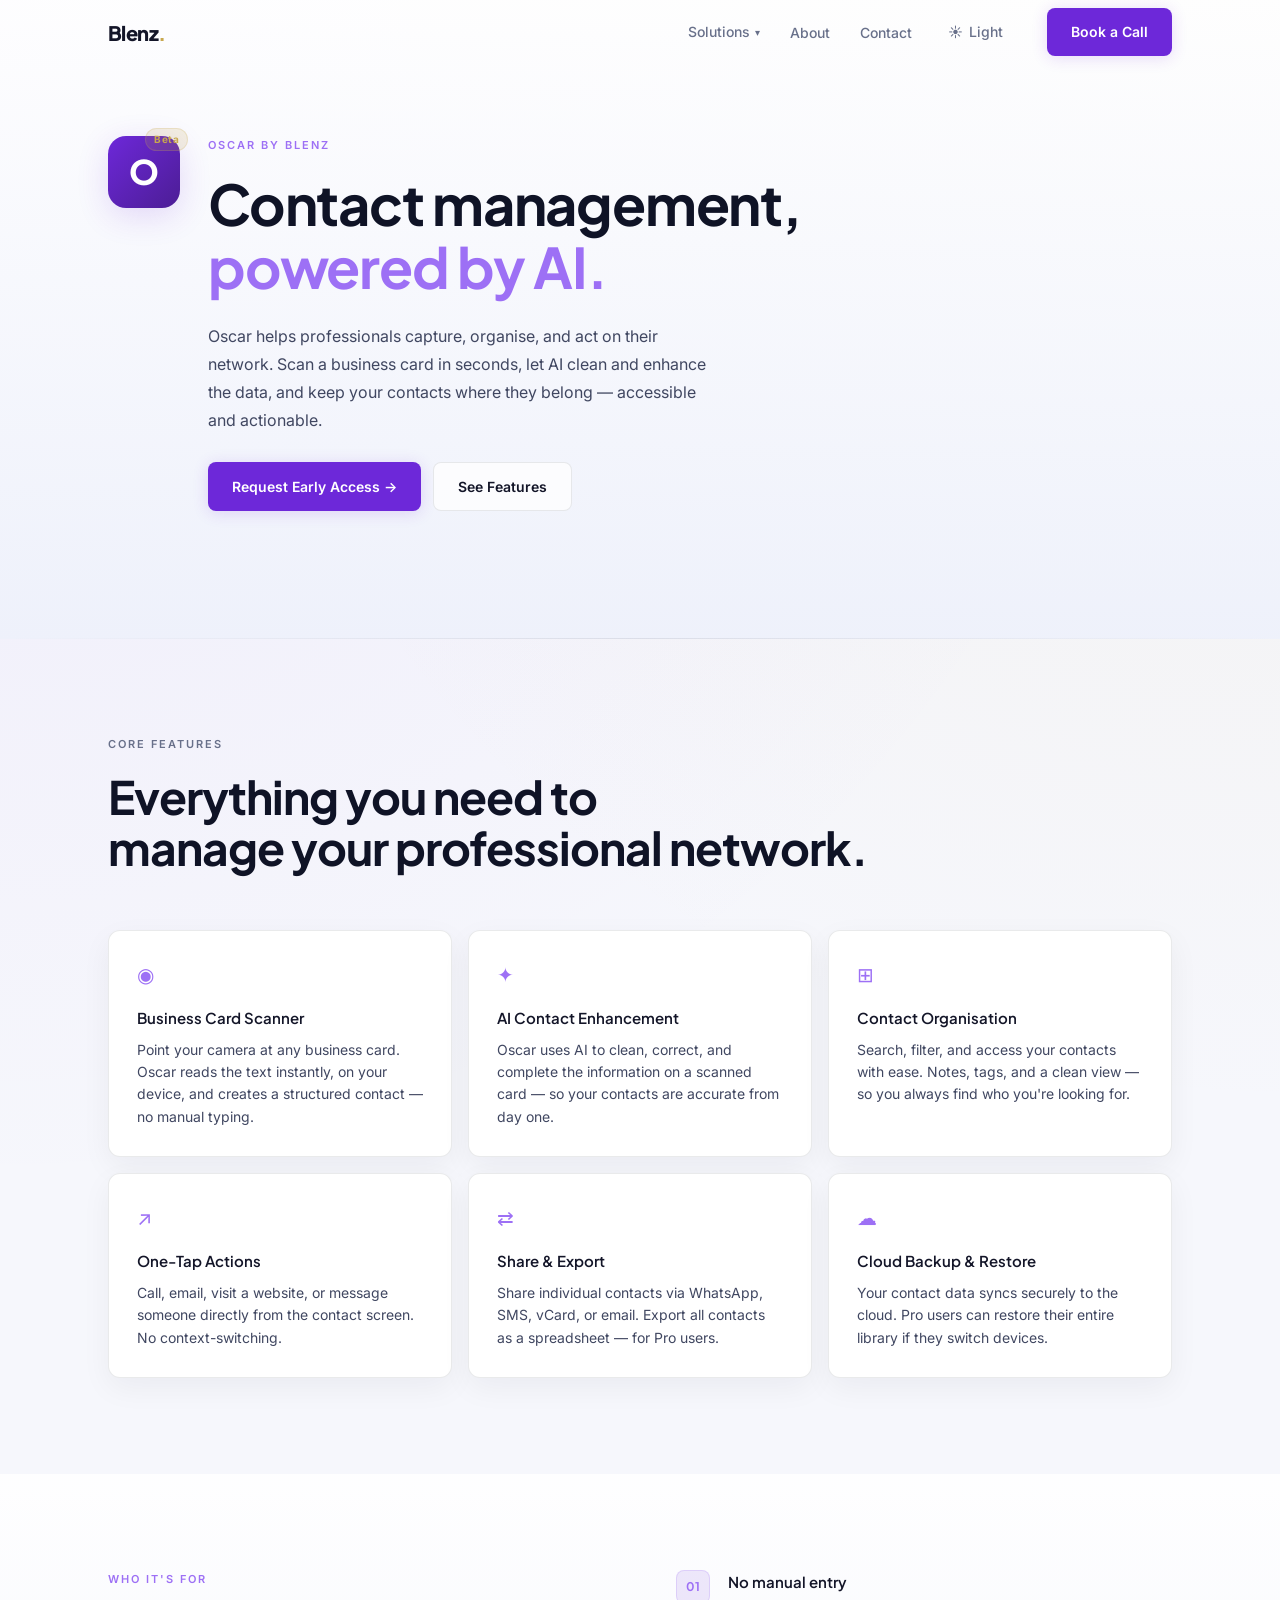
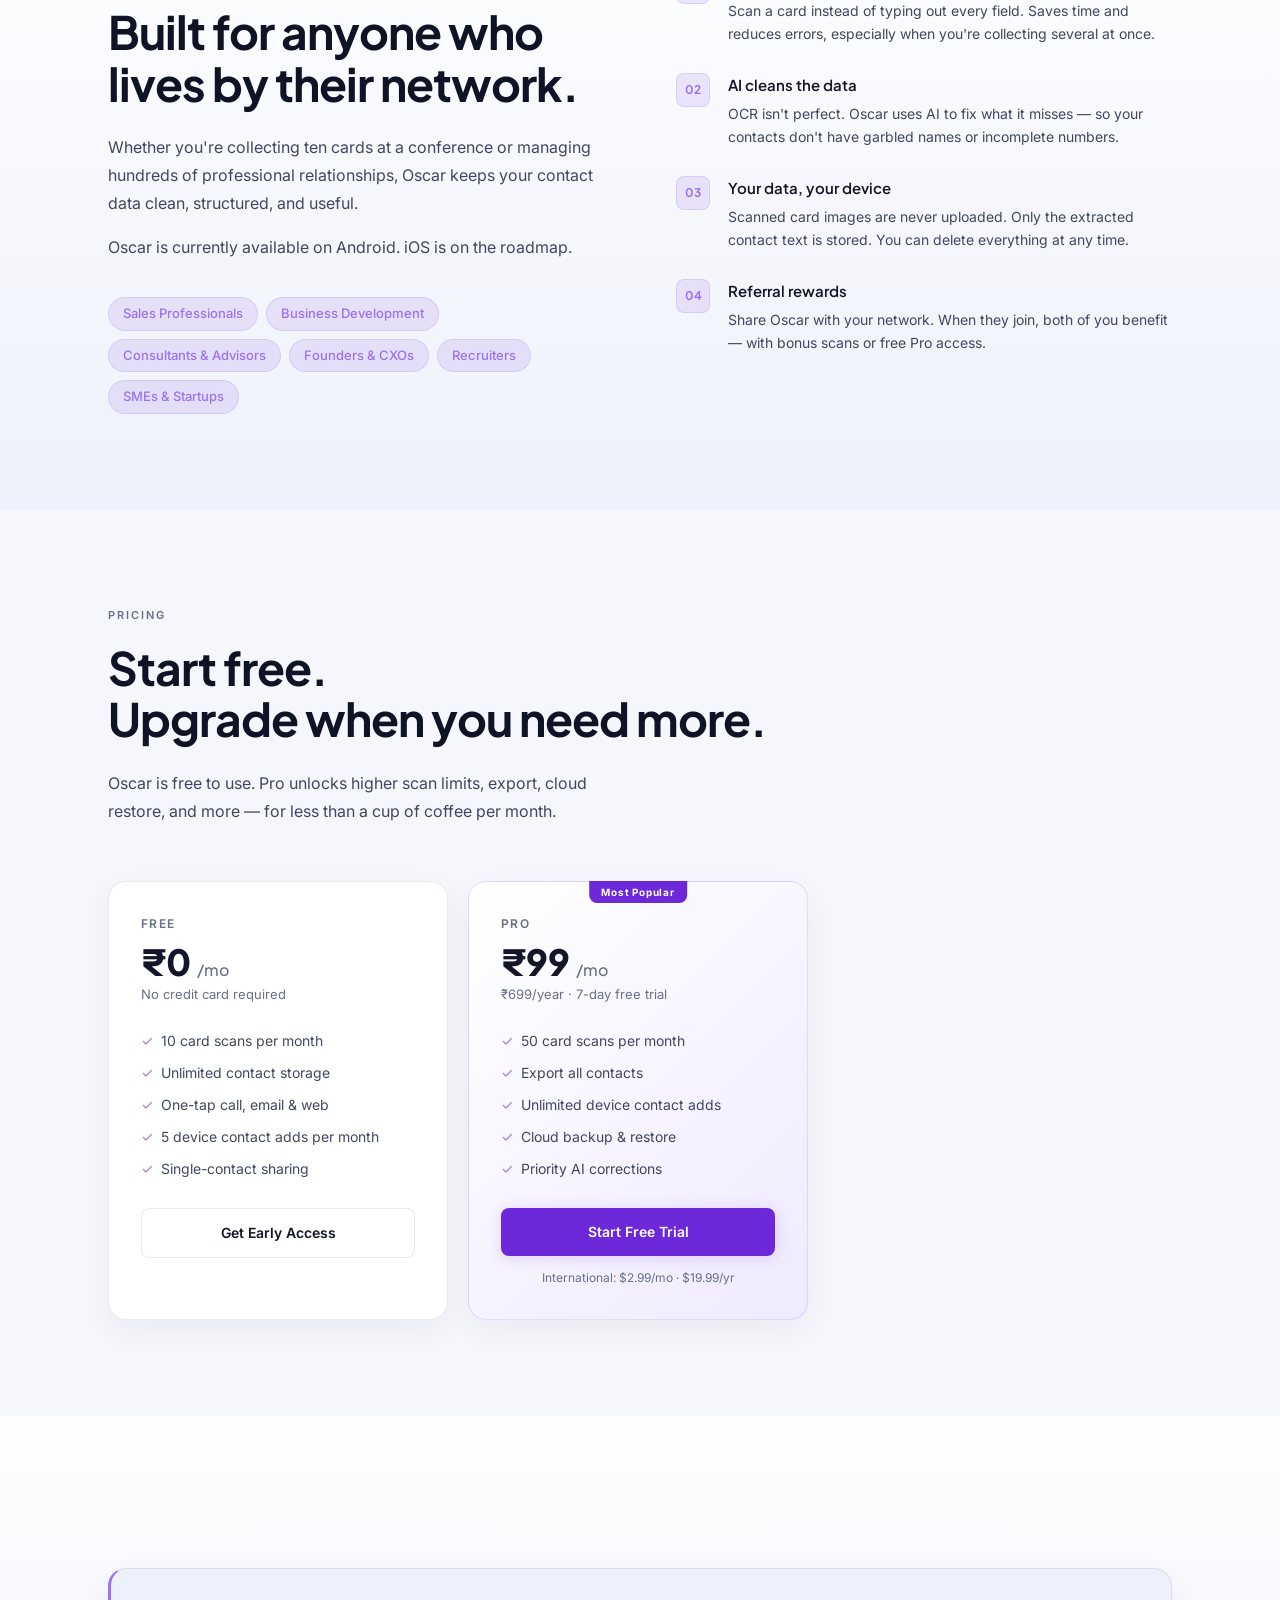
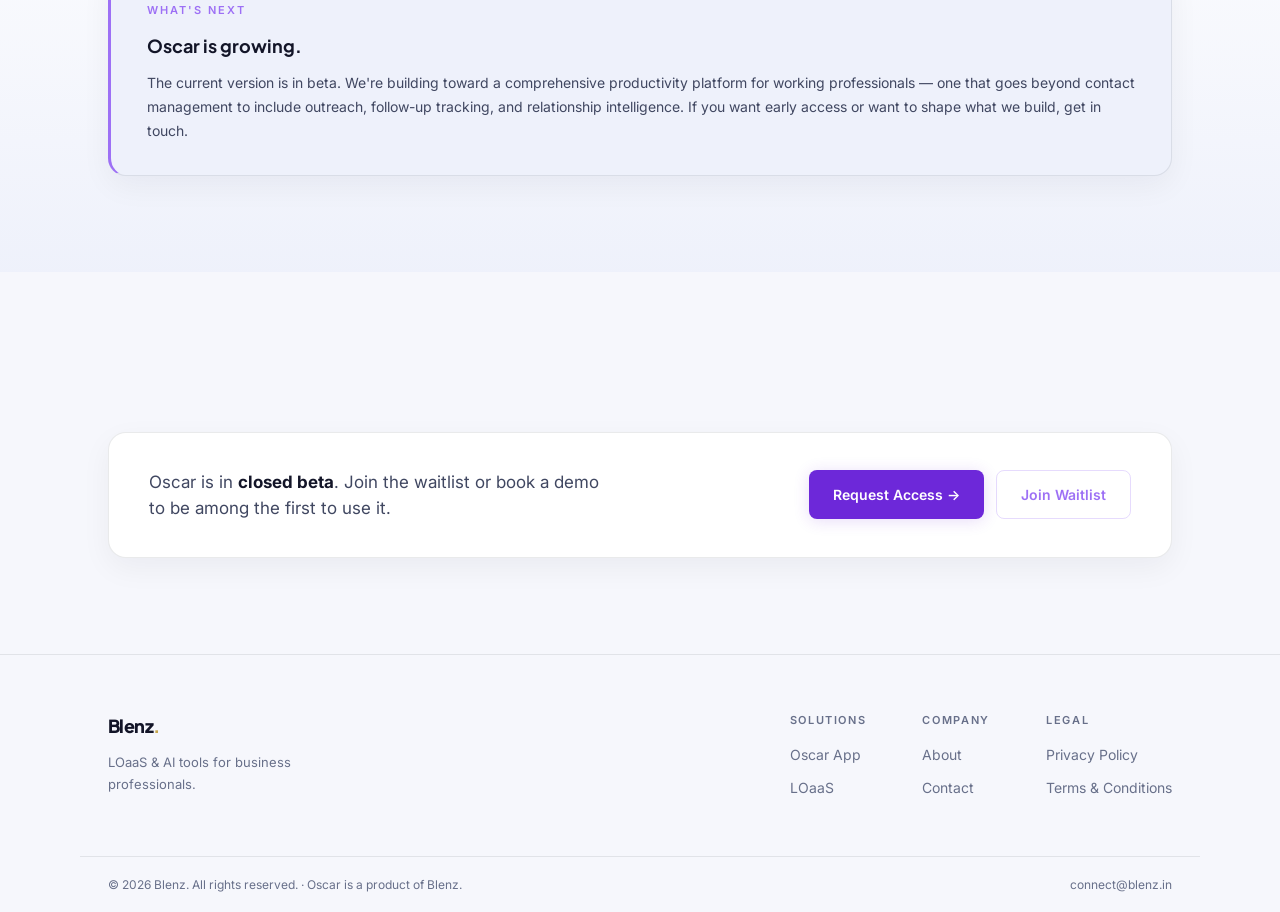
<file: oscar.html>
<!DOCTYPE html>
<html lang="en">
<head>
  <meta charset="UTF-8" />
  <meta http-equiv="refresh" content="0; url=./AI-SaaS/oscar.html" />
  <meta name="viewport" content="width=device-width, initial-scale=1.0" />
  <title>Redirecting to Oscar</title>
  <script>
    window.location.replace("./AI-SaaS/oscar.html");
  </script>
</head>
<body>
  <p>Redirecting to <a href="./AI-SaaS/oscar.html">Oscar</a>...</p>
</body>
</html>
</file>
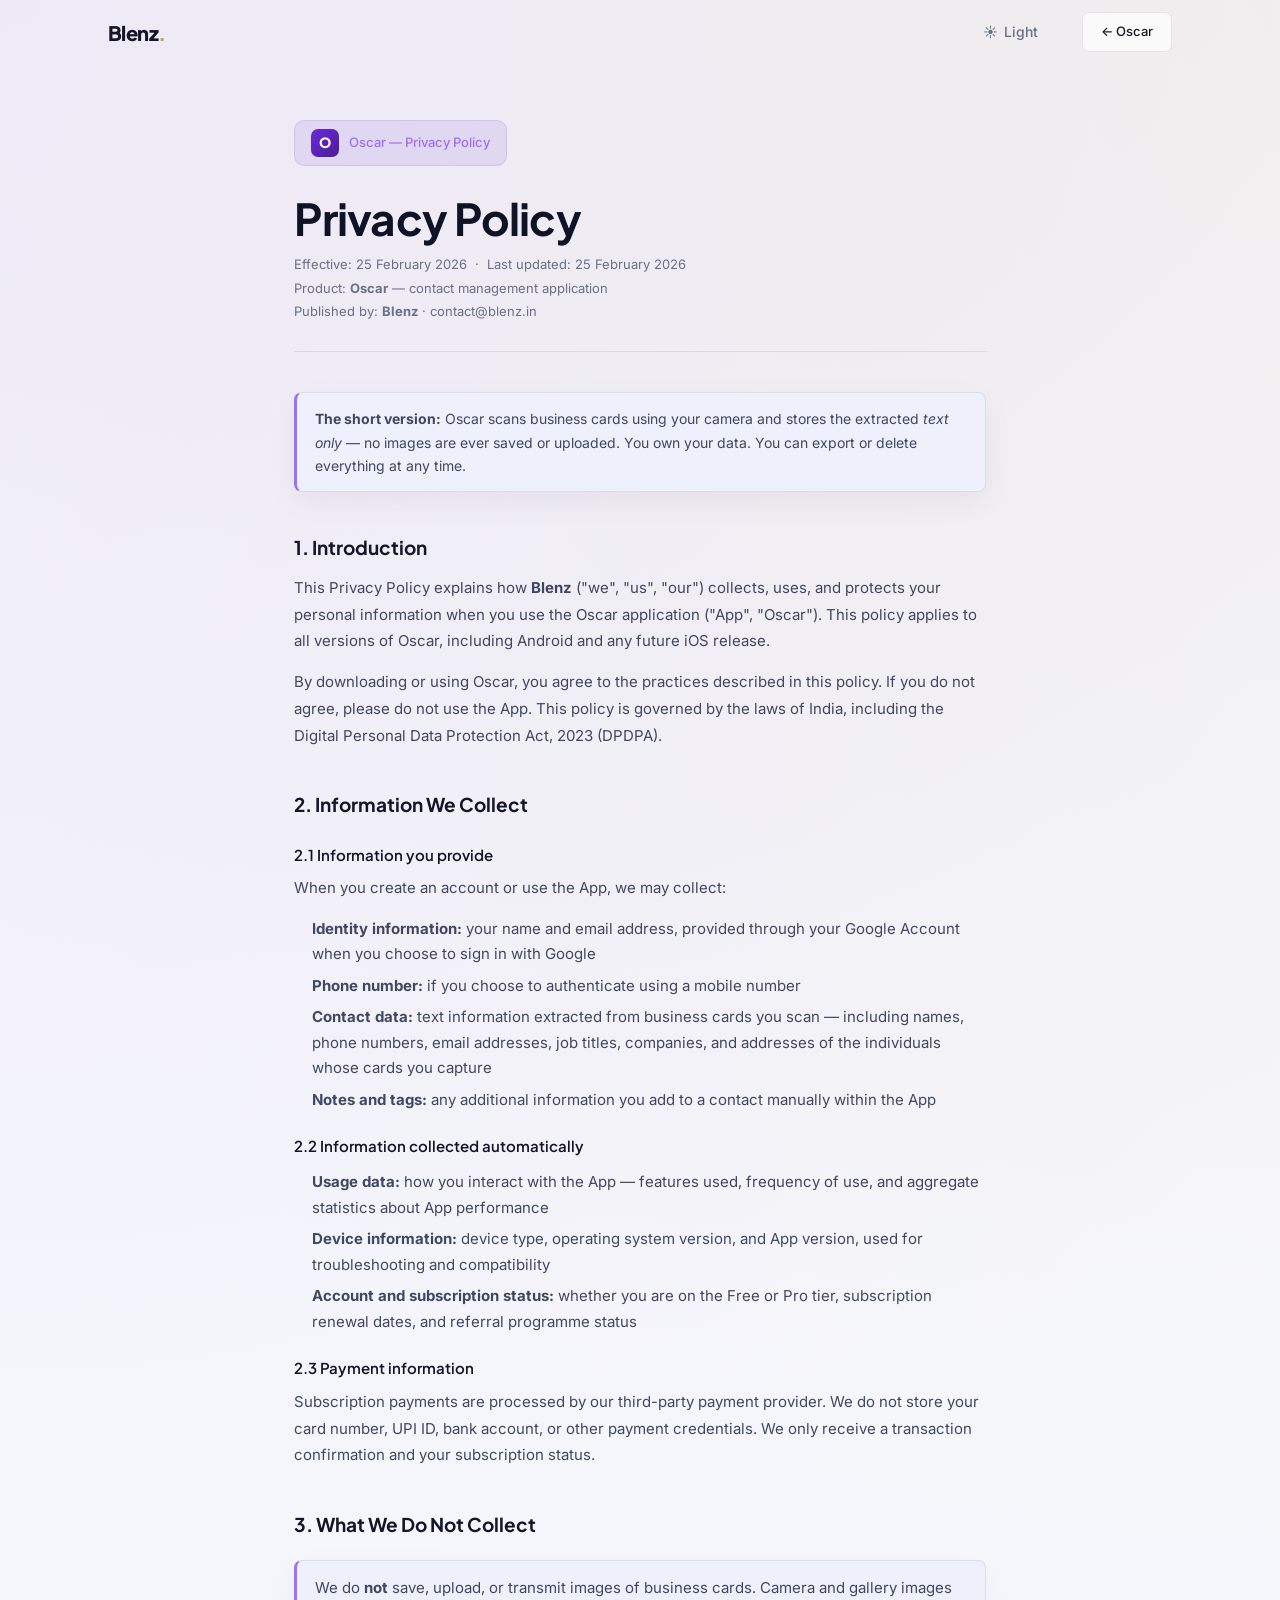
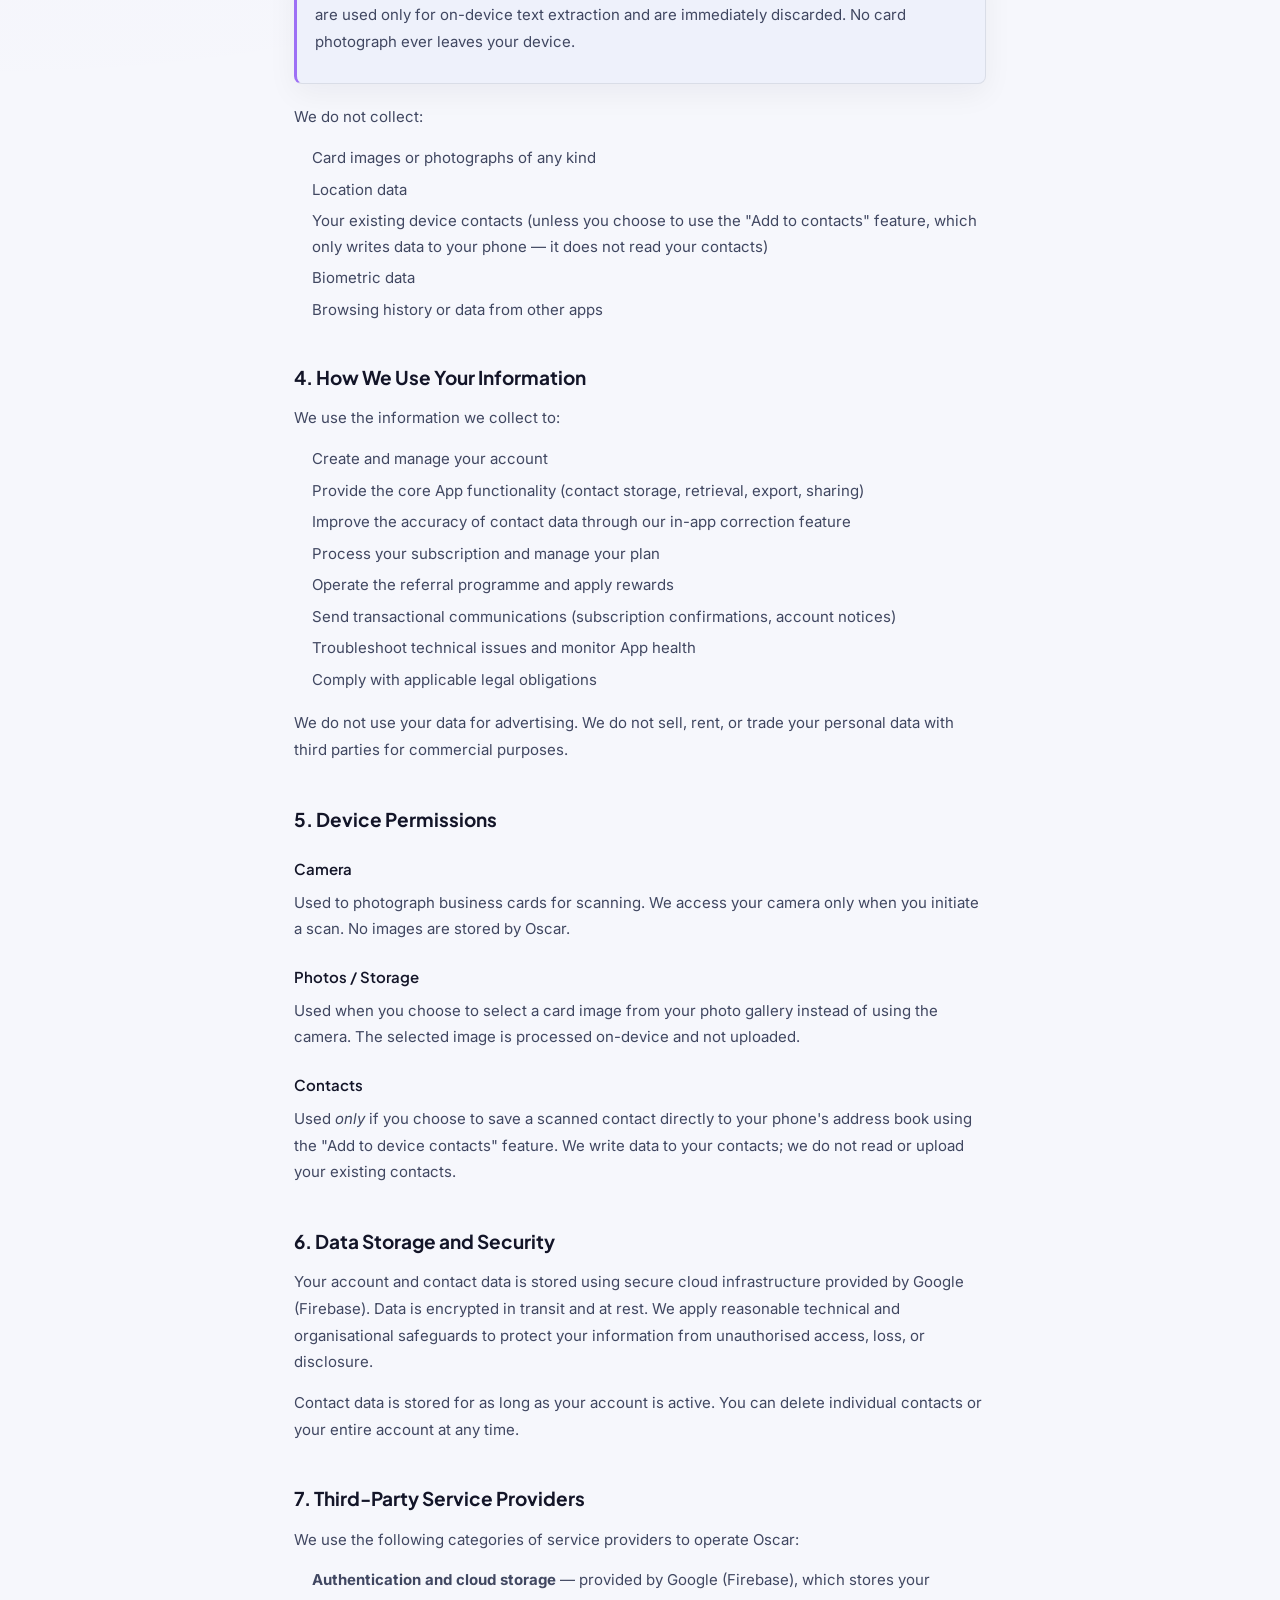
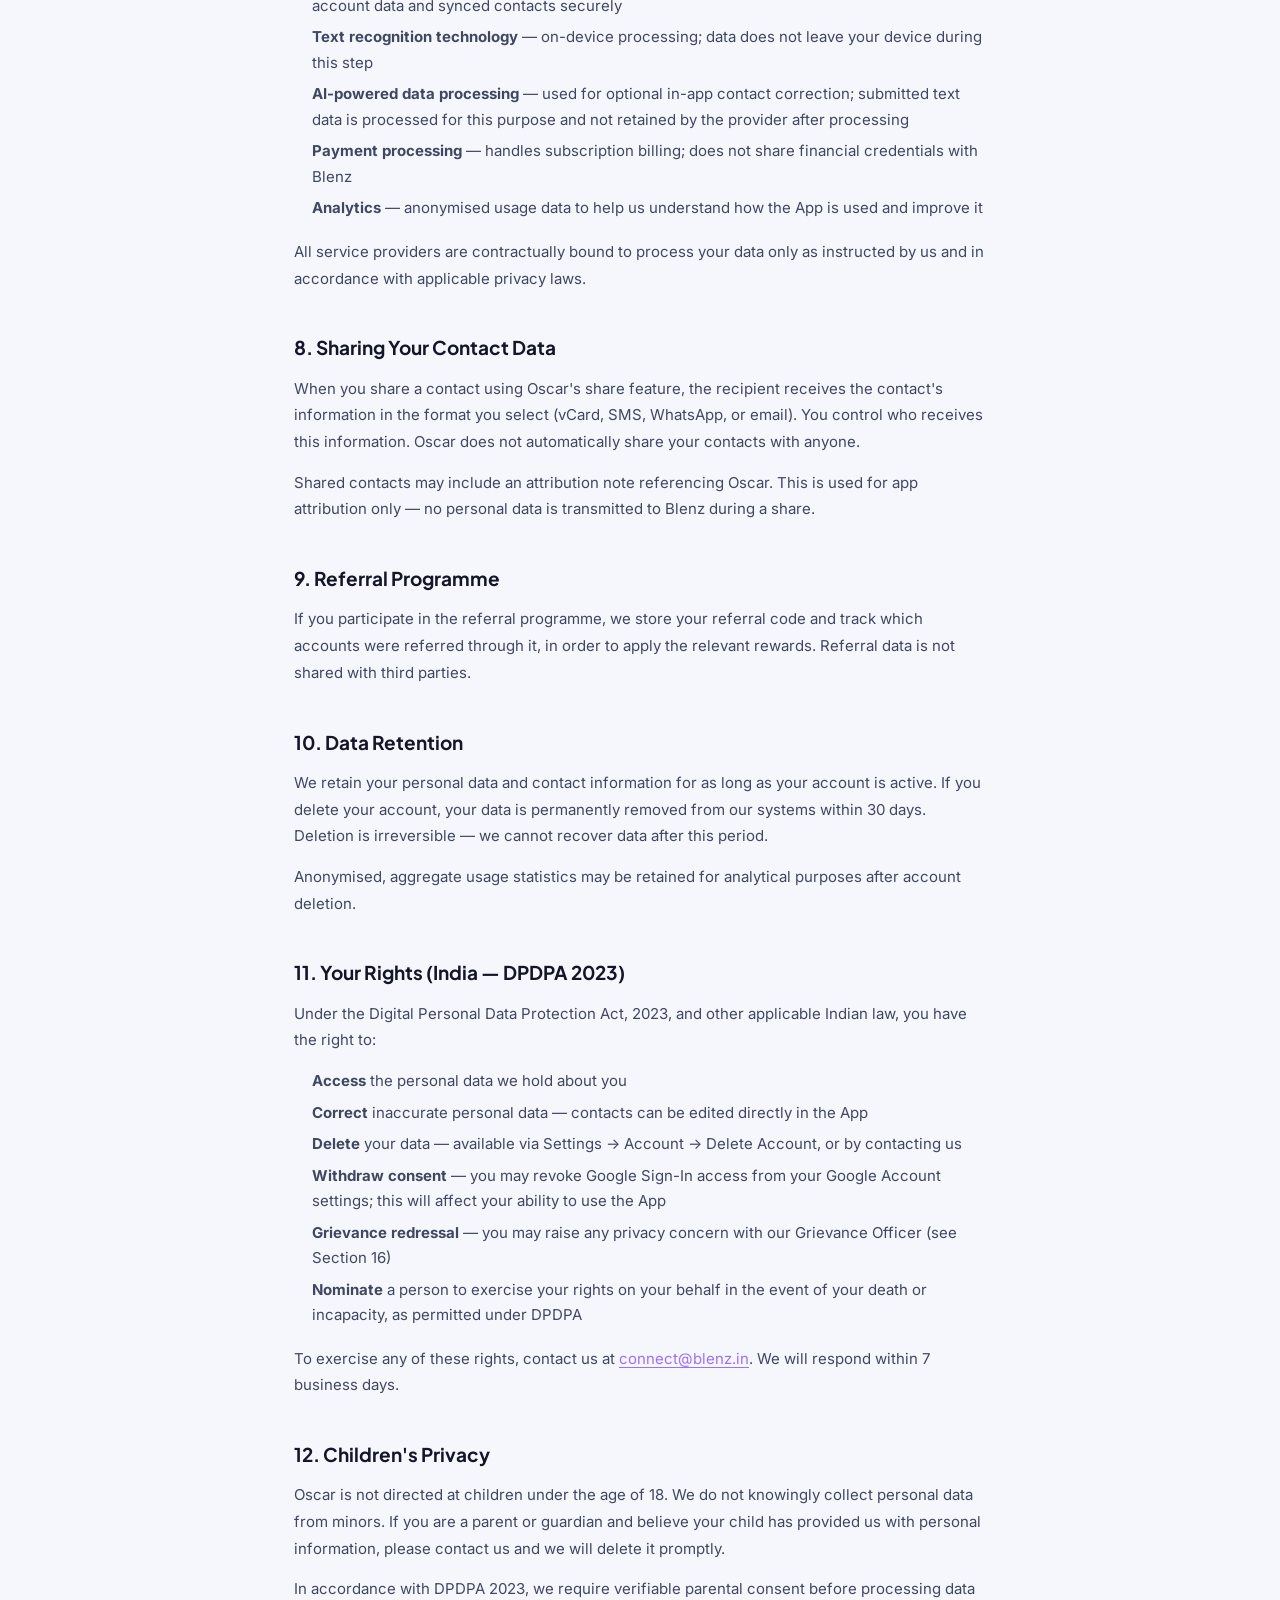
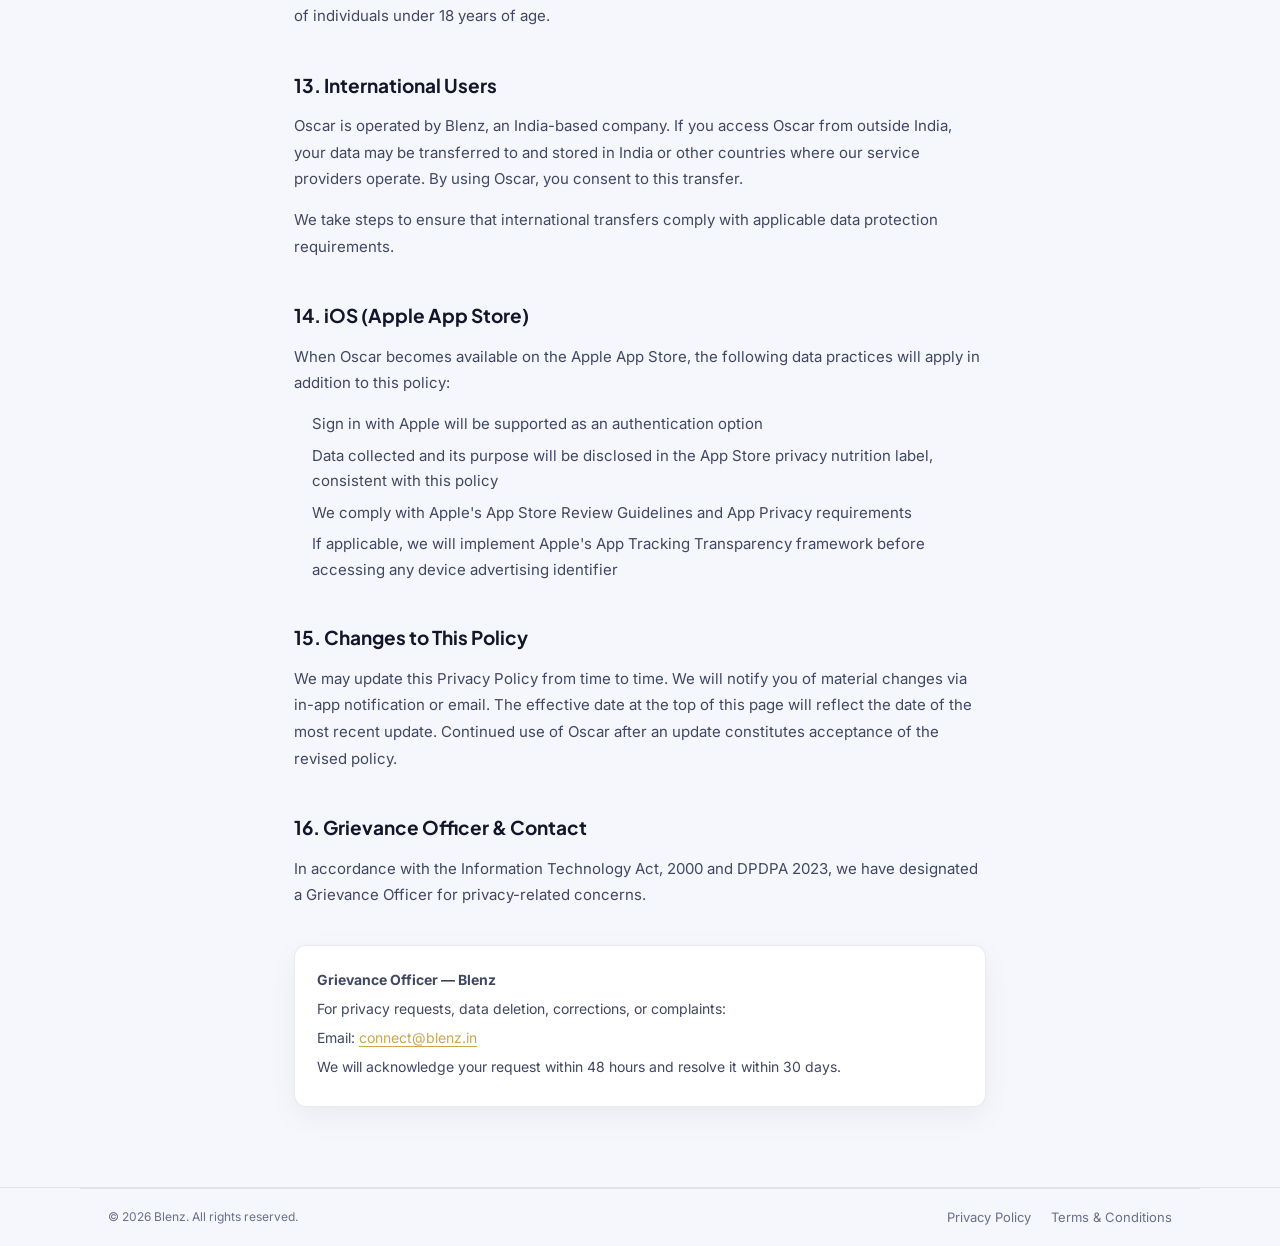
<file: privacy.html>
<!DOCTYPE html>
<html lang="en">
<head>
  <meta charset="UTF-8" />
  <meta http-equiv="refresh" content="0; url=./AI-SaaS/privacy.html" />
  <meta name="viewport" content="width=device-width, initial-scale=1.0" />
  <title>Redirecting to Privacy Policy</title>
  <script>
    window.location.replace("./AI-SaaS/privacy.html");
  </script>
</head>
<body>
  <p>Redirecting to <a href="./AI-SaaS/privacy.html">Privacy Policy</a>...</p>
</body>
</html>
</file>
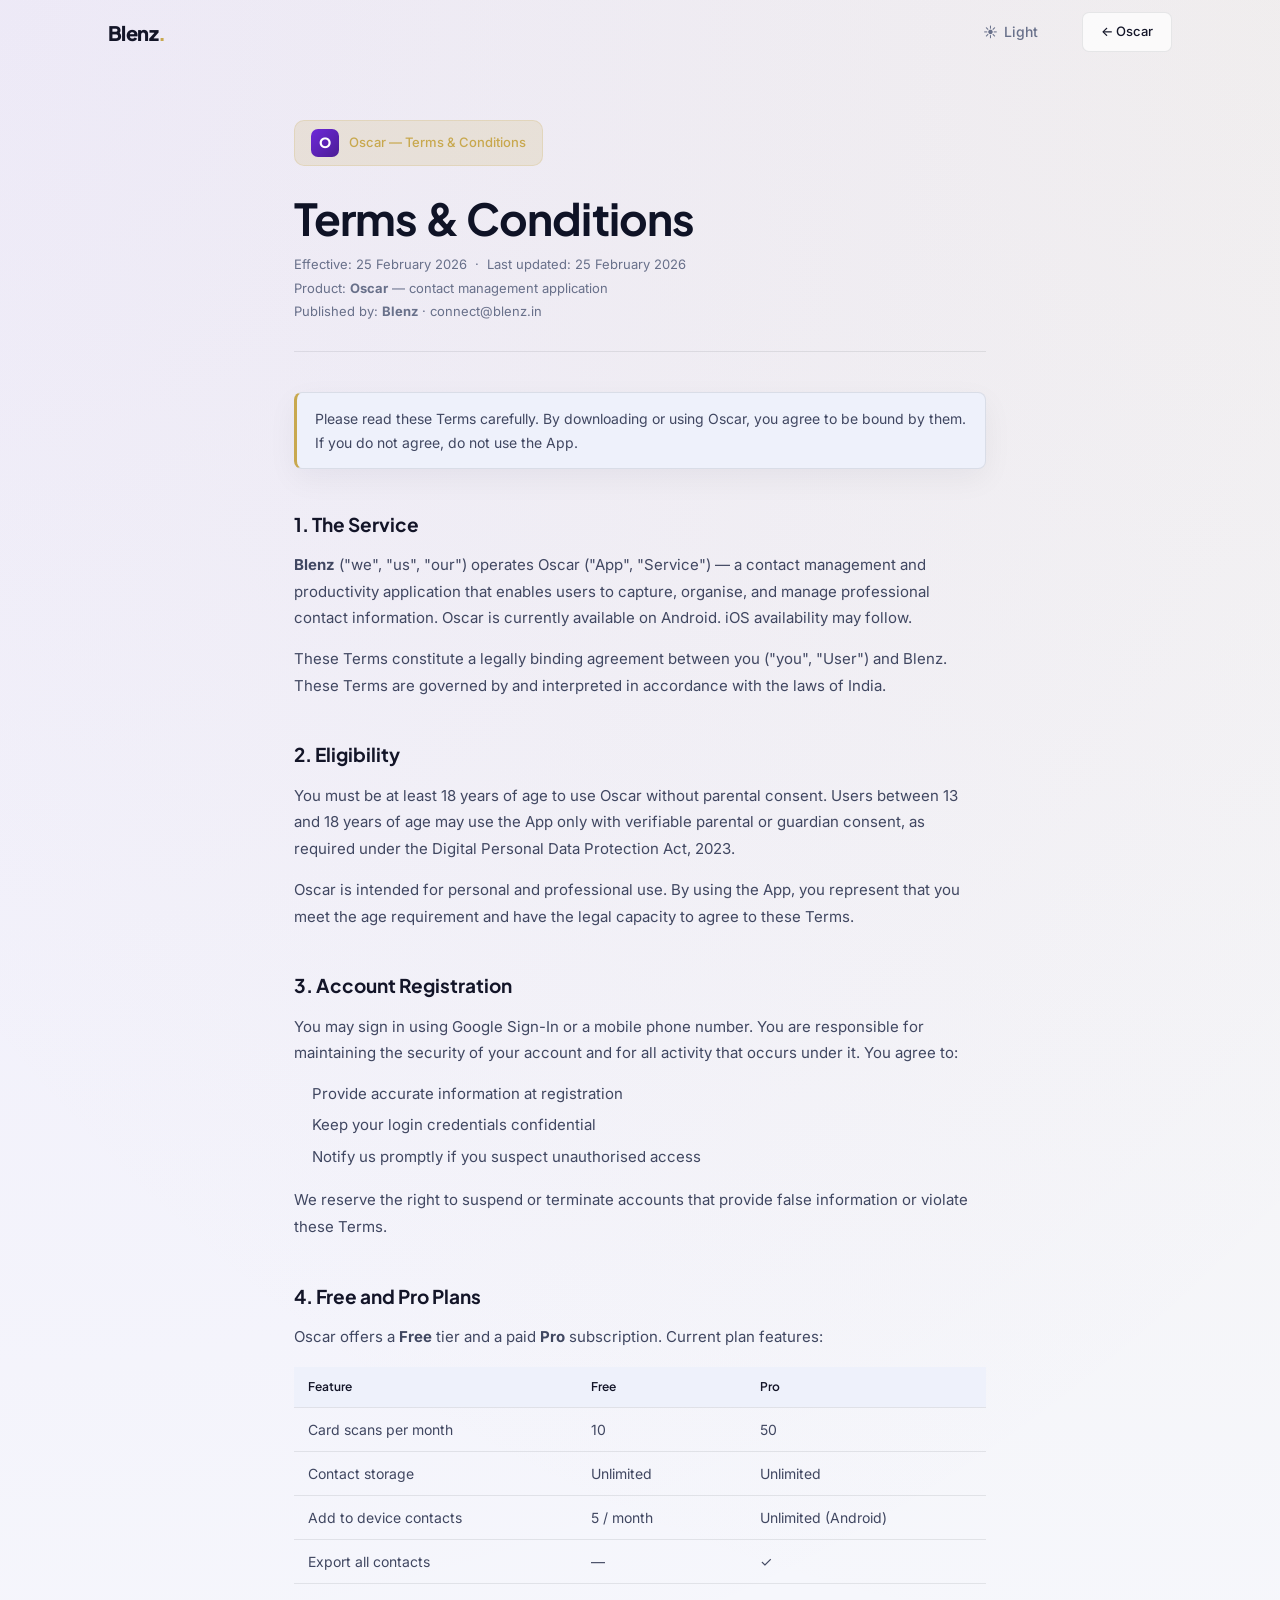
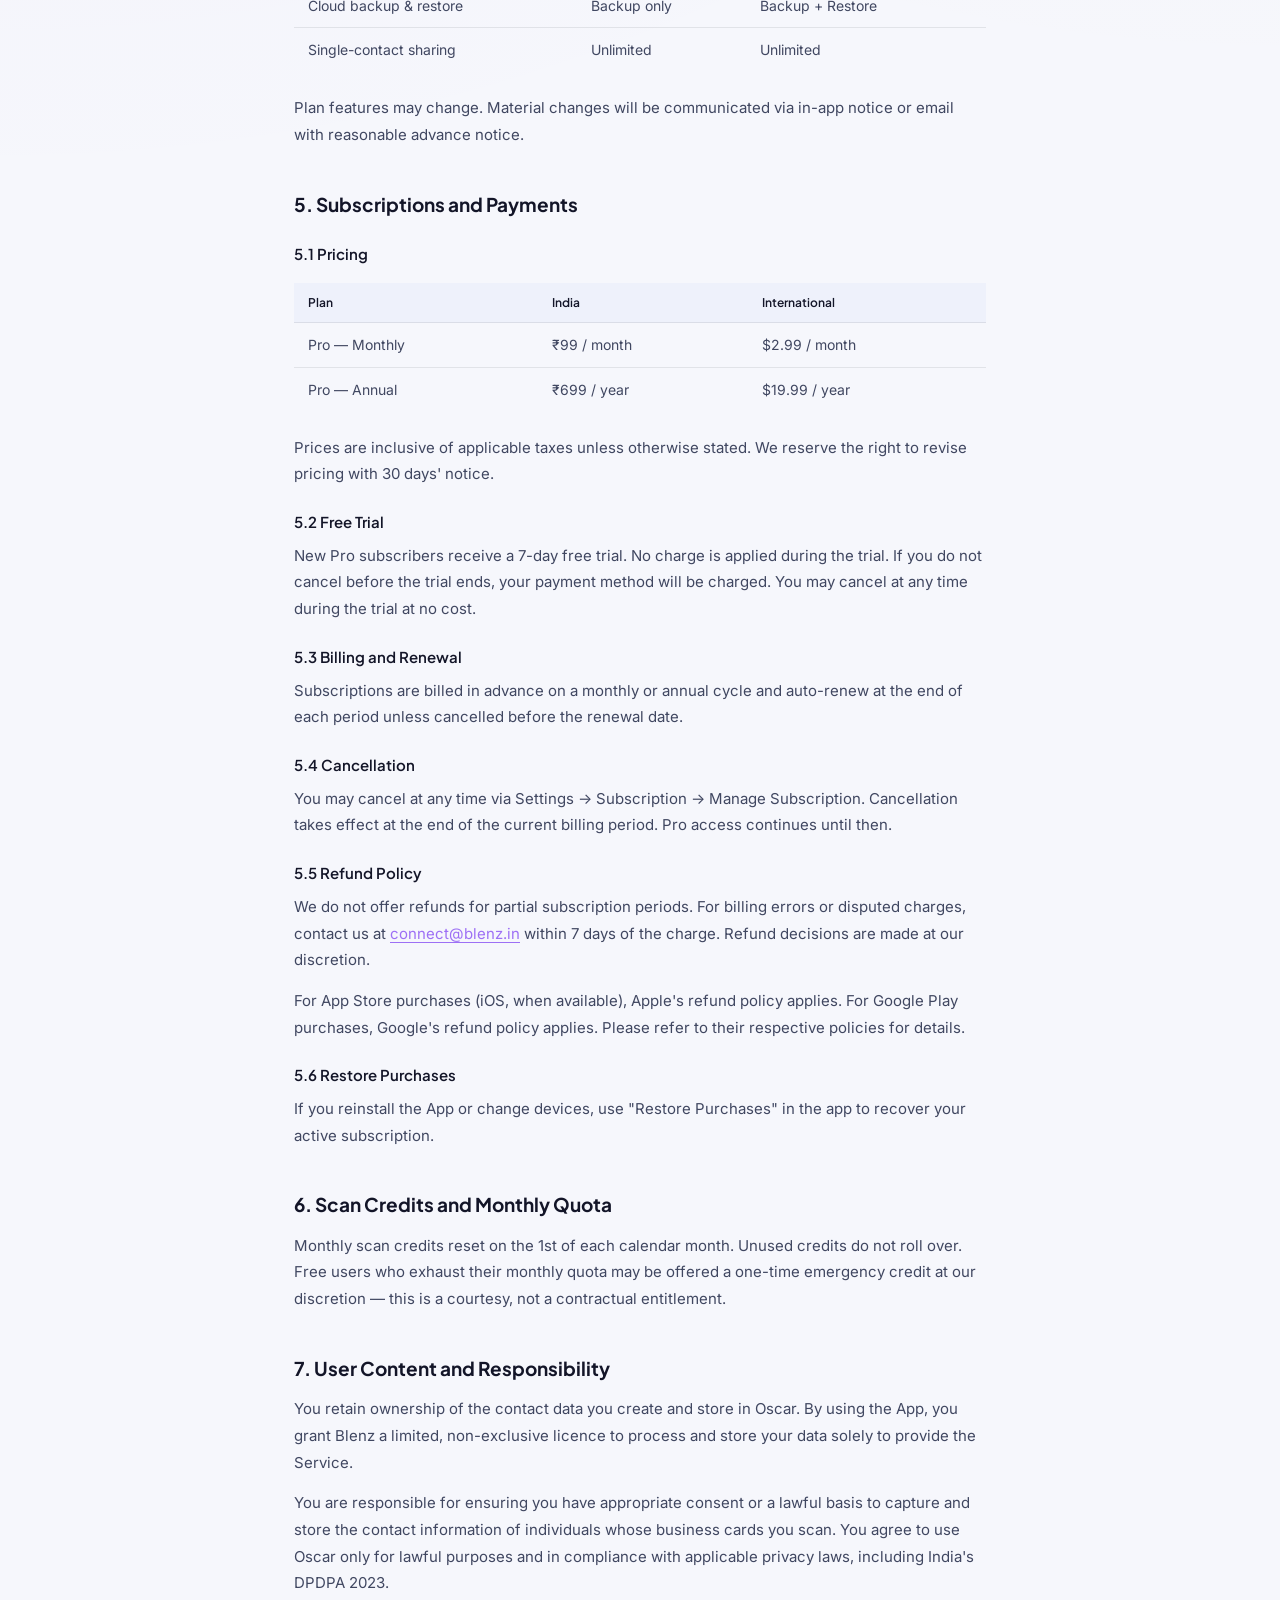
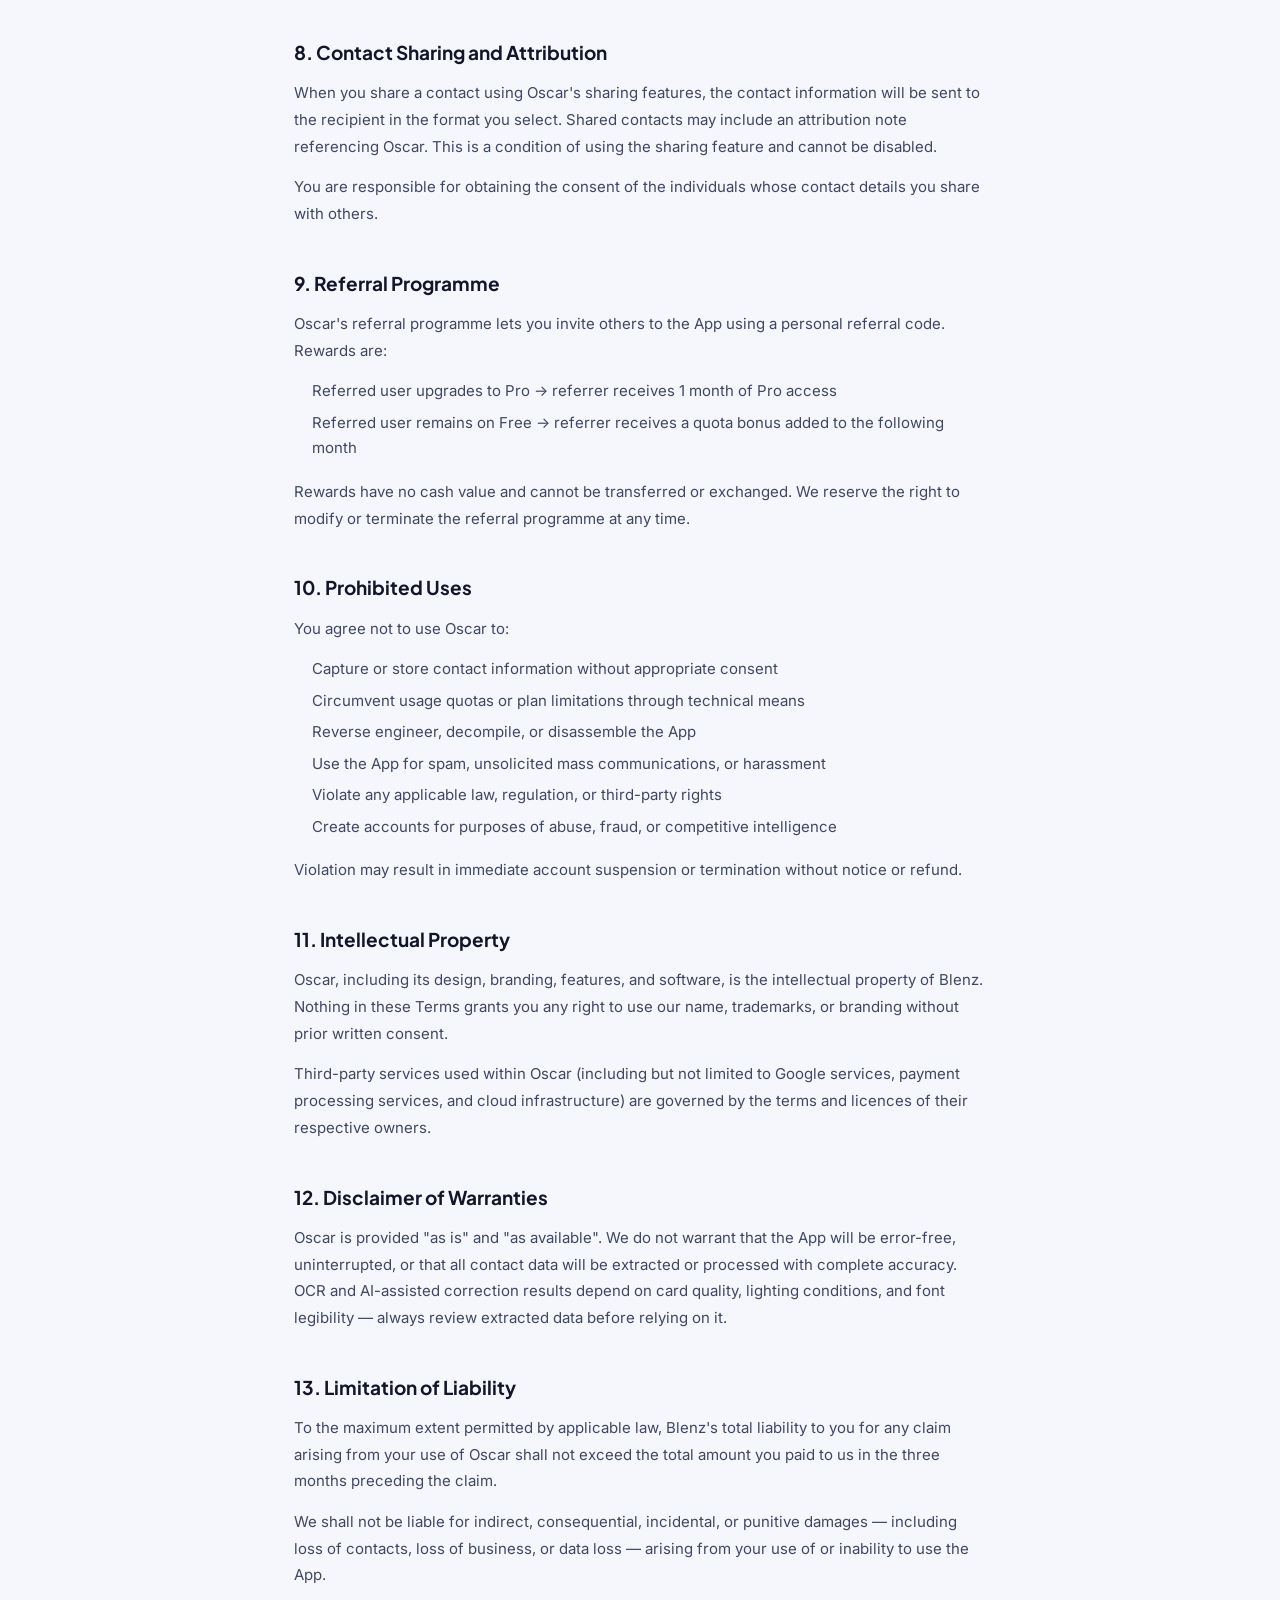
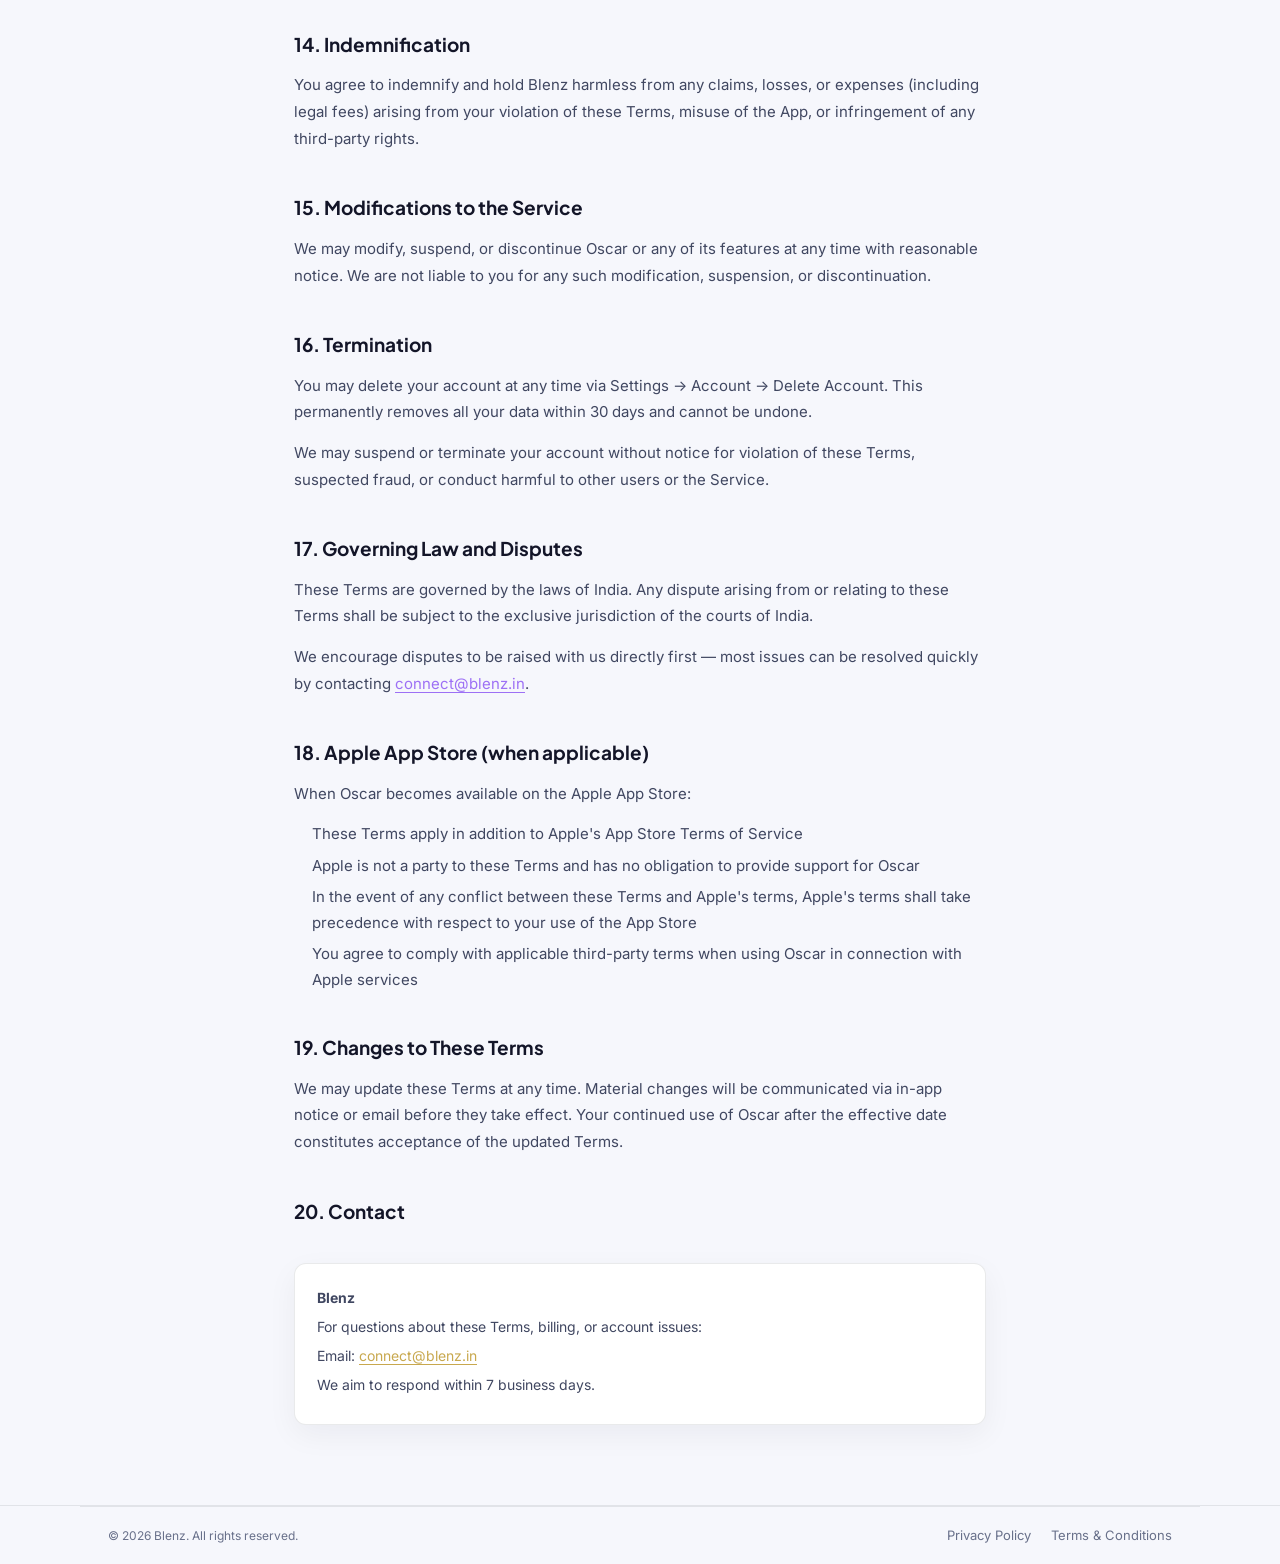
<file: terms.html>
<!DOCTYPE html>
<html lang="en">
<head>
  <meta charset="UTF-8" />
  <meta http-equiv="refresh" content="0; url=./AI-SaaS/terms.html" />
  <meta name="viewport" content="width=device-width, initial-scale=1.0" />
  <title>Redirecting to Terms</title>
  <script>
    window.location.replace("./AI-SaaS/terms.html");
  </script>
</head>
<body>
  <p>Redirecting to <a href="./AI-SaaS/terms.html">Terms &amp; Conditions</a>...</p>
</body>
</html>
</file>
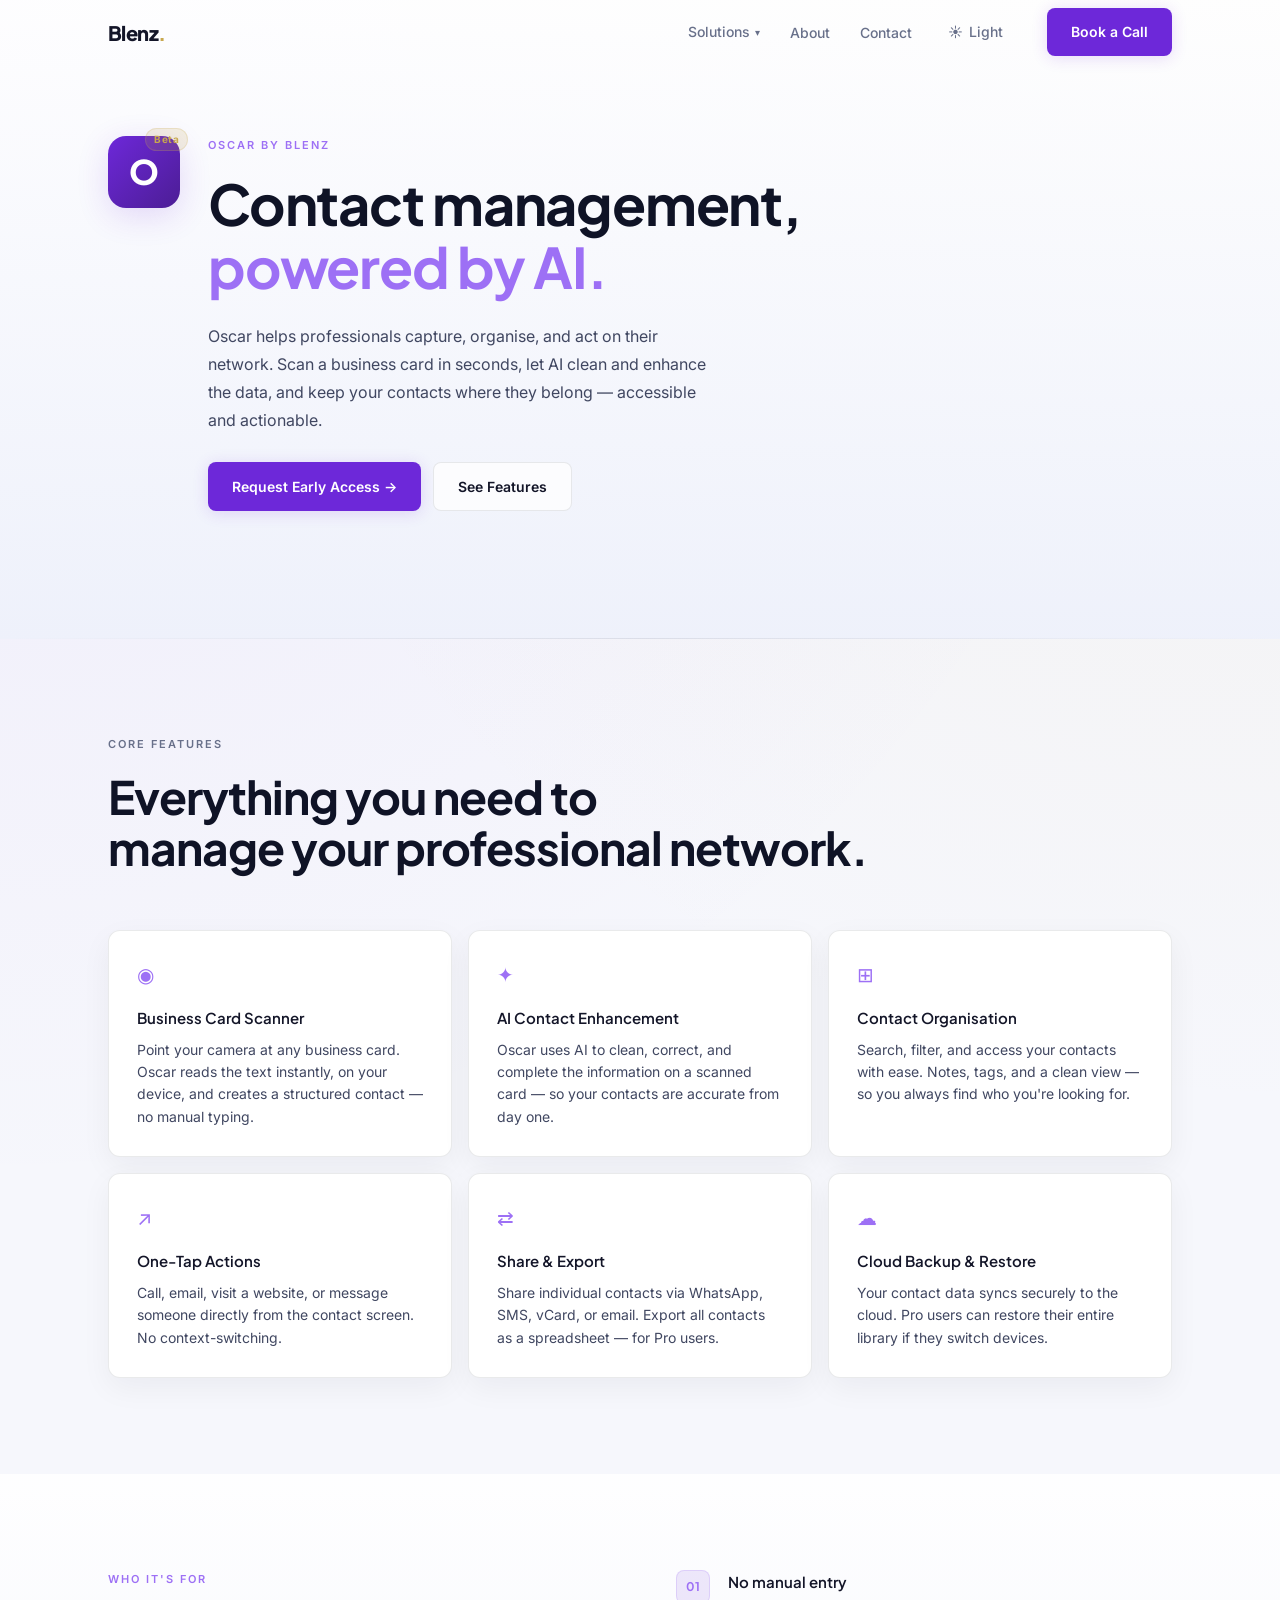
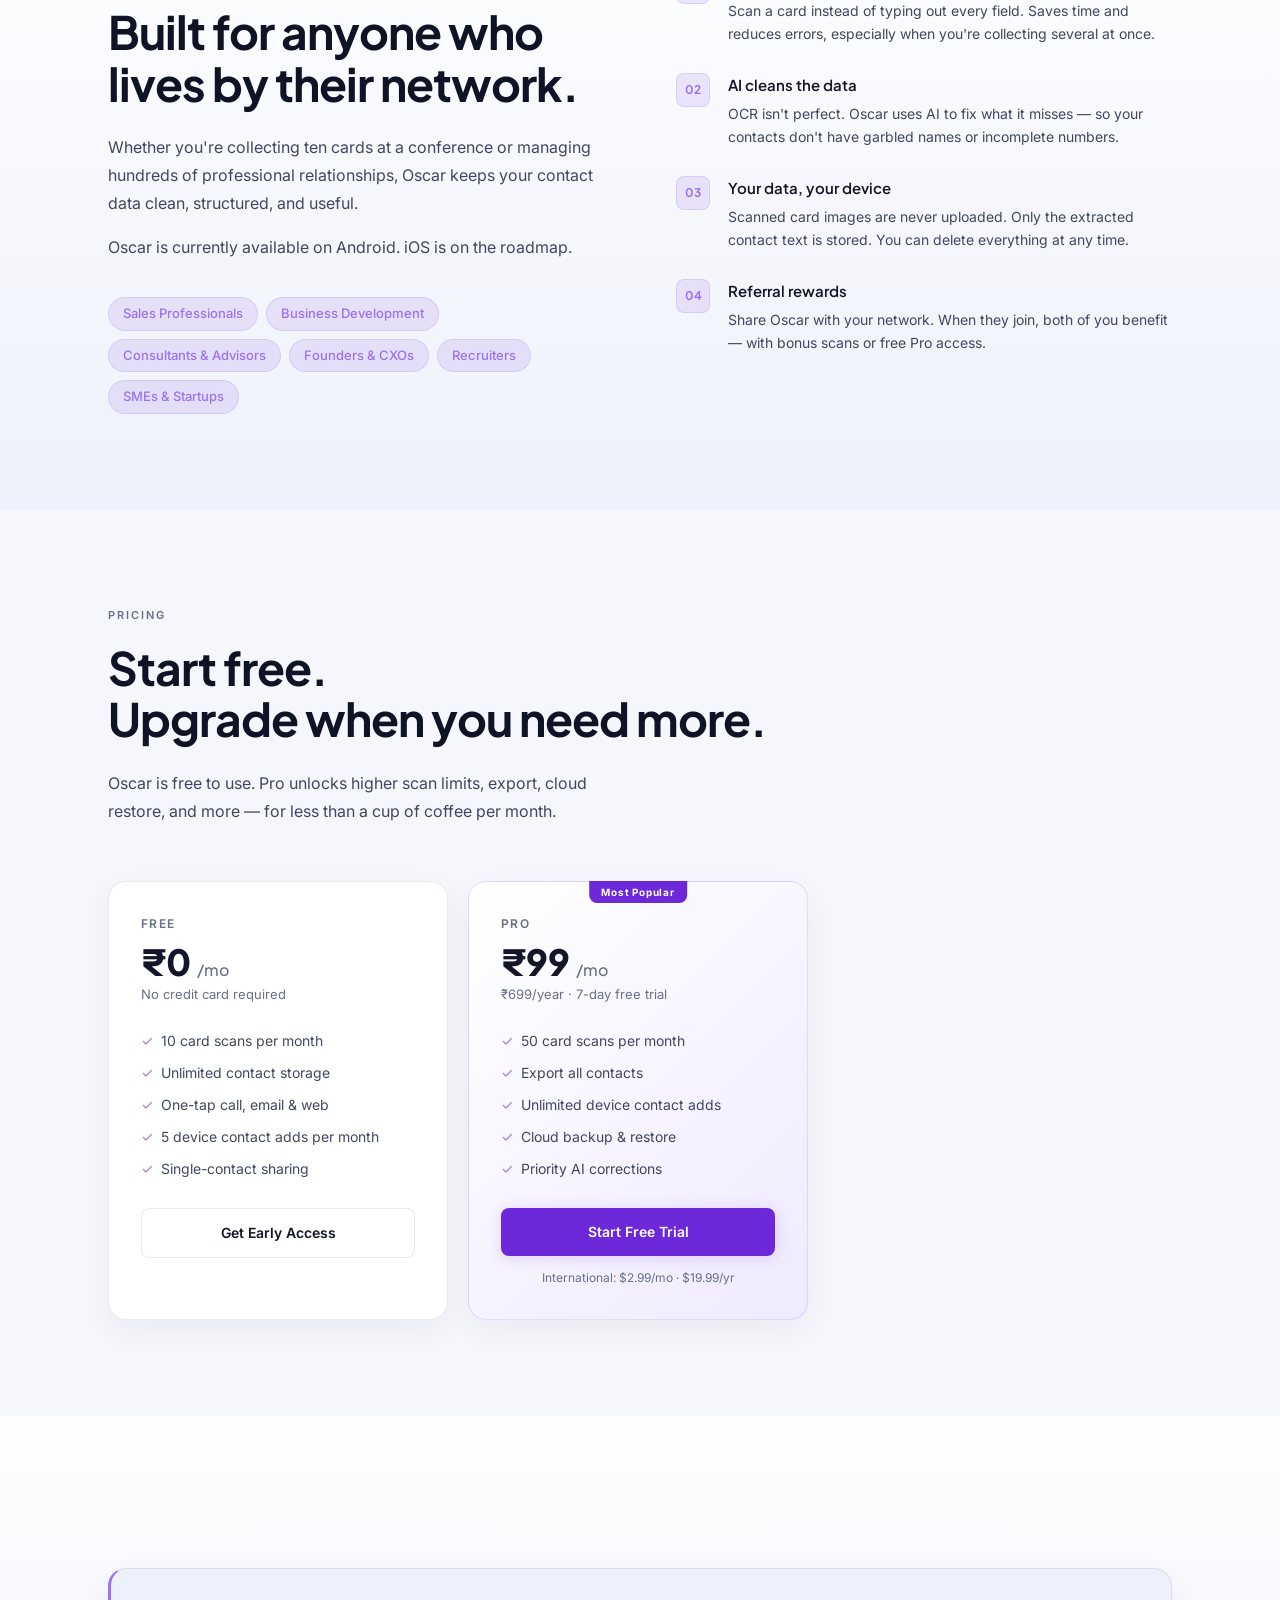
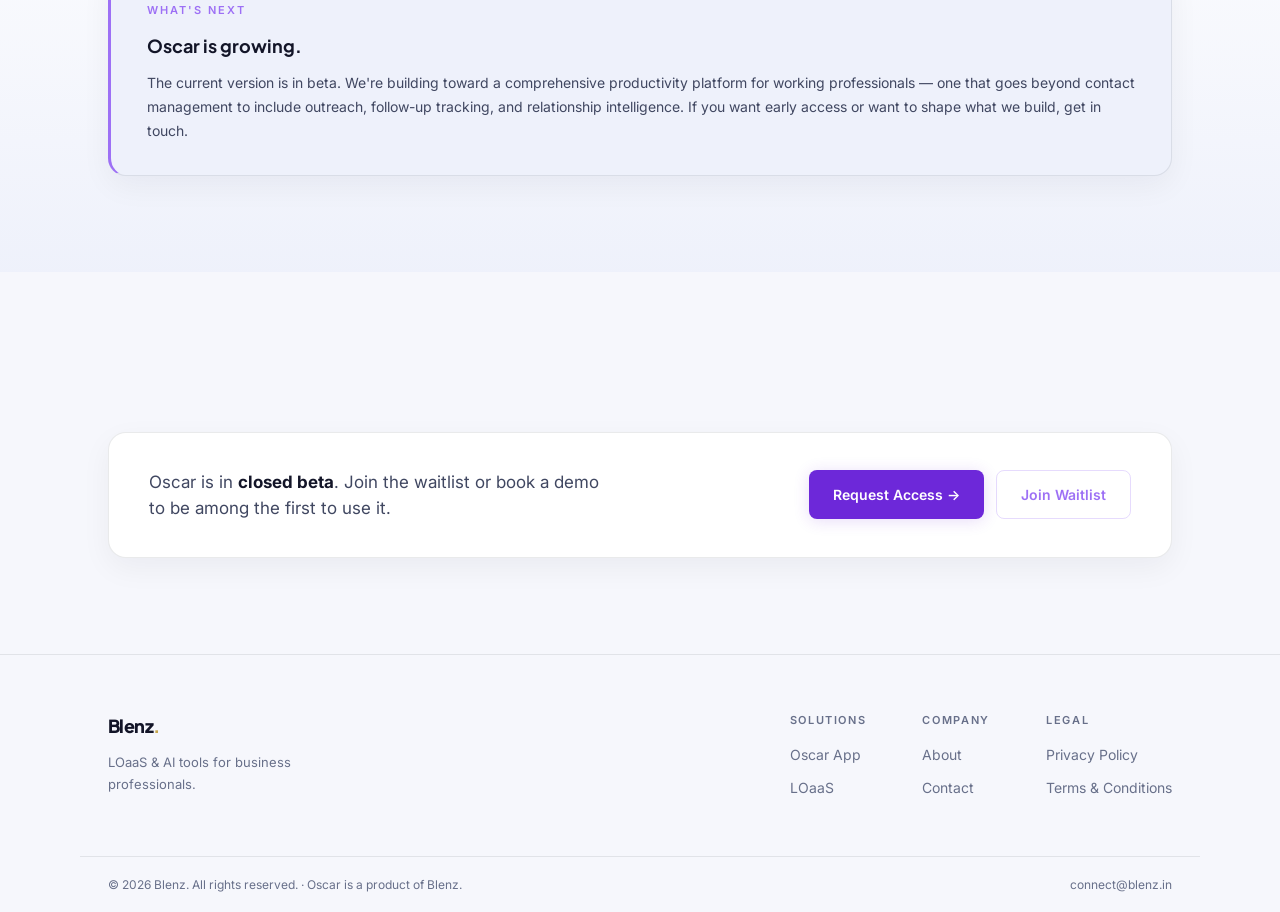
<file: AI-SaaS/oscar.html>
<!DOCTYPE html>
<html lang="en">
<head>
  <meta charset="UTF-8" />
  <meta name="viewport" content="width=device-width, initial-scale=1.0" />
  <title>Oscar — AI-Powered Contact Management by Blenz</title>
  <meta name="description" content="Oscar is an AI-powered contact management and productivity app. Scan business cards, organise contacts, and stay on top of your professional network." />
  <link rel="preconnect" href="https://fonts.googleapis.com" />
  <link rel="preconnect" href="https://fonts.gstatic.com" crossorigin />
  <link href="https://fonts.googleapis.com/css2?family=Plus+Jakarta+Sans:wght@400;500;600;700;800&family=Inter:wght@400;500;600&display=swap" rel="stylesheet" />
  <link rel="stylesheet" href="../style.css?v=20260309" />
  <script>
    (function () {
      try {
        var saved = localStorage.getItem('blenz-theme');
        if (saved === 'light' || saved === 'dark') {
          document.documentElement.setAttribute('data-theme', saved);
          return;
        }
        if (window.matchMedia && window.matchMedia('(prefers-color-scheme: light)').matches) {
          document.documentElement.setAttribute('data-theme', 'light');
        }
      } catch (e) {}
    })();
  </script>
</head>
<body>

<header class="nav-wrap scrolled" id="nav">
  <nav class="nav container">
    <a href="../index.html" class="nav-logo">Blenz<span class="logo-dot">.</span></a>
    <ul class="nav-links">
      <li class="has-dropdown">
        <button class="nav-btn">Solutions <span class="nav-chevron">▾</span></button>
        <div class="dropdown">
          <a href="oscar.html" class="dropdown-item" style="color:var(--text)">
            <span class="ditem-name">Oscar App</span>
            <span class="badge-beta">Beta</span>
          </a>
          <div class="dropdown-divider"></div>
          <a href="../logistics/solutions.html" class="dropdown-item">
            <span class="ditem-name">LOaaS</span>
          </a>
        </div>
      </li>
      <li><a href="../index.html#about">About</a></li>
      <li><a href="../index.html#contact">Contact</a></li>
      <li>
        <button type="button" class="theme-toggle" data-theme-toggle aria-pressed="false" aria-label="Switch to light theme">
          <span class="theme-toggle__icon" data-theme-icon aria-hidden="true">☾</span>
          <span class="theme-toggle__label" data-theme-label>Dark</span>
        </button>
      </li>
    </ul>
    <a href="../index.html#contact" class="btn btn-violet nav-cta" data-service="oscar">Book a Call</a>
    <button class="nav-toggle" id="nav-toggle" aria-label="Menu">
      <span></span><span></span><span></span>
    </button>
  </nav>
  <div class="nav-mobile" id="nav-mobile">
    <a href="oscar.html">Oscar App <span class="badge-beta">Beta</span></a>
    <a href="../logistics/solutions.html">LOaaS</a>
    <a href="../index.html#about">About</a>
    <a href="../index.html#contact">Contact</a>
    <button type="button" class="theme-toggle" data-theme-toggle aria-pressed="false" aria-label="Switch to light theme">
      <span class="theme-toggle__icon" data-theme-icon aria-hidden="true">☾</span>
      <span class="theme-toggle__label" data-theme-label>Dark</span>
    </button>
    <a href="../index.html#contact" class="btn btn-violet" data-service="oscar">Book a Call</a>
  </div>
</header>

<section class="section--dark page-hero" id="hero">
  <div class="container">
    <div class="oscar-header" data-animate>
      <div class="oscar-mark-wrap">
        <div class="oscar-mark">O</div>
        <span class="badge-beta oscar-beta">Beta</span>
      </div>
      <div>
        <div class="eyebrow eyebrow--violet">Oscar by Blenz</div>
        <h1 class="section-title" style="font-size:clamp(36px,5vw,56px)">Contact management,<br /><span class="text-violet">powered by AI.</span></h1>
        <p class="body-text" style="max-width:500px">Oscar helps professionals capture, organise, and act on their network. Scan a business card in seconds, let AI clean and enhance the data, and keep your contacts where they belong — accessible and actionable.</p>
        <div style="display:flex;gap:12px;flex-wrap:wrap;margin-top:28px">
          <a href="../index.html#contact" class="btn btn-violet" data-service="oscar">Request Early Access →</a>
          <a href="#features" class="btn btn-outline">See Features</a>
        </div>
      </div>
    </div>
  </div>
</section>

<section class="section" id="features">
  <div class="container">
    <p class="section-label" data-animate>Core Features</p>
    <h2 class="section-title" data-animate>Everything you need to<br />manage your professional network.</h2>
    <div class="feature-grid" data-animate>
      <div class="feat-card feat-card--violet">
        <div class="feat-icon" style="color:var(--violet-light)">◉</div>
        <h4>Business Card Scanner</h4>
        <p>Point your camera at any business card. Oscar reads the text instantly, on your device, and creates a structured contact — no manual typing.</p>
      </div>
      <div class="feat-card feat-card--violet">
        <div class="feat-icon" style="color:var(--violet-light)">✦</div>
        <h4>AI Contact Enhancement</h4>
        <p>Oscar uses AI to clean, correct, and complete the information on a scanned card — so your contacts are accurate from day one.</p>
      </div>
      <div class="feat-card feat-card--violet">
        <div class="feat-icon" style="color:var(--violet-light)">⊞</div>
        <h4>Contact Organisation</h4>
        <p>Search, filter, and access your contacts with ease. Notes, tags, and a clean view — so you always find who you're looking for.</p>
      </div>
      <div class="feat-card feat-card--violet">
        <div class="feat-icon" style="color:var(--violet-light)">↗</div>
        <h4>One-Tap Actions</h4>
        <p>Call, email, visit a website, or message someone directly from the contact screen. No context-switching.</p>
      </div>
      <div class="feat-card feat-card--violet">
        <div class="feat-icon" style="color:var(--violet-light)">⇄</div>
        <h4>Share &amp; Export</h4>
        <p>Share individual contacts via WhatsApp, SMS, vCard, or email. Export all contacts as a spreadsheet — for Pro users.</p>
      </div>
      <div class="feat-card feat-card--violet">
        <div class="feat-icon" style="color:var(--violet-light)">☁</div>
        <h4>Cloud Backup &amp; Restore</h4>
        <p>Your contact data syncs securely to the cloud. Pro users can restore their entire library if they switch devices.</p>
      </div>
    </div>
  </div>
</section>

<section class="section section--dark">
  <div class="container">
    <div class="split-layout">
      <div data-animate>
        <div class="eyebrow eyebrow--violet">Who It's For</div>
        <h2 class="section-title">Built for anyone who<br />lives by their network.</h2>
        <p class="body-text">Whether you're collecting ten cards at a conference or managing hundreds of professional relationships, Oscar keeps your contact data clean, structured, and useful.</p>
        <p class="body-text">Oscar is currently available on Android. iOS is on the roadmap.</p>
        <div class="for-whom" style="margin-top:36px;padding-top:0;border:none">
          <div class="tags">
            <span class="tag tag--violet">Sales Professionals</span>
            <span class="tag tag--violet">Business Development</span>
            <span class="tag tag--violet">Consultants &amp; Advisors</span>
            <span class="tag tag--violet">Founders &amp; CXOs</span>
            <span class="tag tag--violet">Recruiters</span>
            <span class="tag tag--violet">SMEs &amp; Startups</span>
          </div>
        </div>
      </div>
      <div class="split-features" data-animate>
        <div class="feat-item">
          <div class="feat-num feat-num--violet">01</div>
          <div>
            <h4>No manual entry</h4>
            <p>Scan a card instead of typing out every field. Saves time and reduces errors, especially when you're collecting several at once.</p>
          </div>
        </div>
        <div class="feat-item">
          <div class="feat-num feat-num--violet">02</div>
          <div>
            <h4>AI cleans the data</h4>
            <p>OCR isn't perfect. Oscar uses AI to fix what it misses — so your contacts don't have garbled names or incomplete numbers.</p>
          </div>
        </div>
        <div class="feat-item">
          <div class="feat-num feat-num--violet">03</div>
          <div>
            <h4>Your data, your device</h4>
            <p>Scanned card images are never uploaded. Only the extracted contact text is stored. You can delete everything at any time.</p>
          </div>
        </div>
        <div class="feat-item">
          <div class="feat-num feat-num--violet">04</div>
          <div>
            <h4>Referral rewards</h4>
            <p>Share Oscar with your network. When they join, both of you benefit — with bonus scans or free Pro access.</p>
          </div>
        </div>
      </div>
    </div>
  </div>
</section>

<section class="section" id="pricing">
  <div class="container">
    <p class="section-label" data-animate>Pricing</p>
    <h2 class="section-title" data-animate>Start free.<br />Upgrade when you need more.</h2>
    <p class="body-text" data-animate style="max-width:480px">Oscar is free to use. Pro unlocks higher scan limits, export, cloud restore, and more — for less than a cup of coffee per month.</p>
    <div class="pricing-grid" data-animate>
      <div class="price-card">
        <p class="price-tier">Free</p>
        <div class="price-amount">₹0 <span>/mo</span></div>
        <p class="price-period">No credit card required</p>
        <ul class="price-list">
          <li>10 card scans per month</li>
          <li>Unlimited contact storage</li>
          <li>One-tap call, email &amp; web</li>
          <li>5 device contact adds per month</li>
          <li>Single-contact sharing</li>
        </ul>
        <a href="../index.html#contact" class="btn btn-outline" style="width:100%;justify-content:center" data-service="oscar">Get Early Access</a>
      </div>
      <div class="price-card price-card--featured">
        <p class="price-tier">Pro</p>
        <div class="price-amount">₹99 <span>/mo</span></div>
        <p class="price-period">₹699/year · 7-day free trial</p>
        <ul class="price-list">
          <li>50 card scans per month</li>
          <li>Export all contacts</li>
          <li>Unlimited device contact adds</li>
          <li>Cloud backup &amp; restore</li>
          <li>Priority AI corrections</li>
        </ul>
        <a href="../index.html#contact" class="btn btn-violet" style="width:100%;justify-content:center" data-service="oscar">Start Free Trial</a>
        <p class="price-note">International: $2.99/mo · $19.99/yr</p>
      </div>
    </div>
  </div>
</section>

<section class="section section--dark">
  <div class="container">
    <div class="coming-soon-card" data-animate>
      <div class="eyebrow eyebrow--violet" style="margin-bottom:12px">What's Next</div>
      <h4>Oscar is growing.</h4>
      <p>The current version is in beta. We're building toward a comprehensive productivity platform for working professionals — one that goes beyond contact management to include outreach, follow-up tracking, and relationship intelligence. If you want early access or want to shape what we build, get in touch.</p>
    </div>
  </div>
</section>

<section class="section" id="download">
  <div class="container">
    <div class="cta-bar" data-animate>
      <p>Oscar is in <strong>closed beta</strong>. Join the waitlist or book a demo to be among the first to use it.</p>
      <div class="cta-bar-btns">
        <a href="../index.html#contact" class="btn btn-violet" data-service="oscar">Request Access →</a>
        <a href="../index.html#contact" class="btn btn-ghost" data-service="oscar-waitlist">Join Waitlist</a>
      </div>
    </div>
  </div>
</section>

<footer class="footer">
  <div class="container footer-inner">
    <div class="footer-brand">
      <a href="../index.html" class="nav-logo">Blenz<span class="logo-dot">.</span></a>
      <p>LOaaS &amp; AI tools for business professionals.</p>
    </div>
    <div class="footer-links">
      <div class="footer-col">
        <p class="footer-col-title">Solutions</p>
        <a href="oscar.html">Oscar App</a>
        <a href="../logistics/solutions.html">LOaaS</a>
      </div>
      <div class="footer-col">
        <p class="footer-col-title">Company</p>
        <a href="../index.html#about">About</a>
        <a href="../index.html#contact">Contact</a>
      </div>
      <div class="footer-col">
        <p class="footer-col-title">Legal</p>
        <a href="privacy.html">Privacy Policy</a>
        <a href="terms.html">Terms &amp; Conditions</a>
      </div>
    </div>
  </div>
  <div class="footer-bottom container">
    <p>© 2026 Blenz. All rights reserved. · Oscar is a product of Blenz.</p>
    <p>connect@blenz.in</p>
  </div>
</footer>

<script src="../script.js?v=20260309"></script>
</body>
</html>
</file>
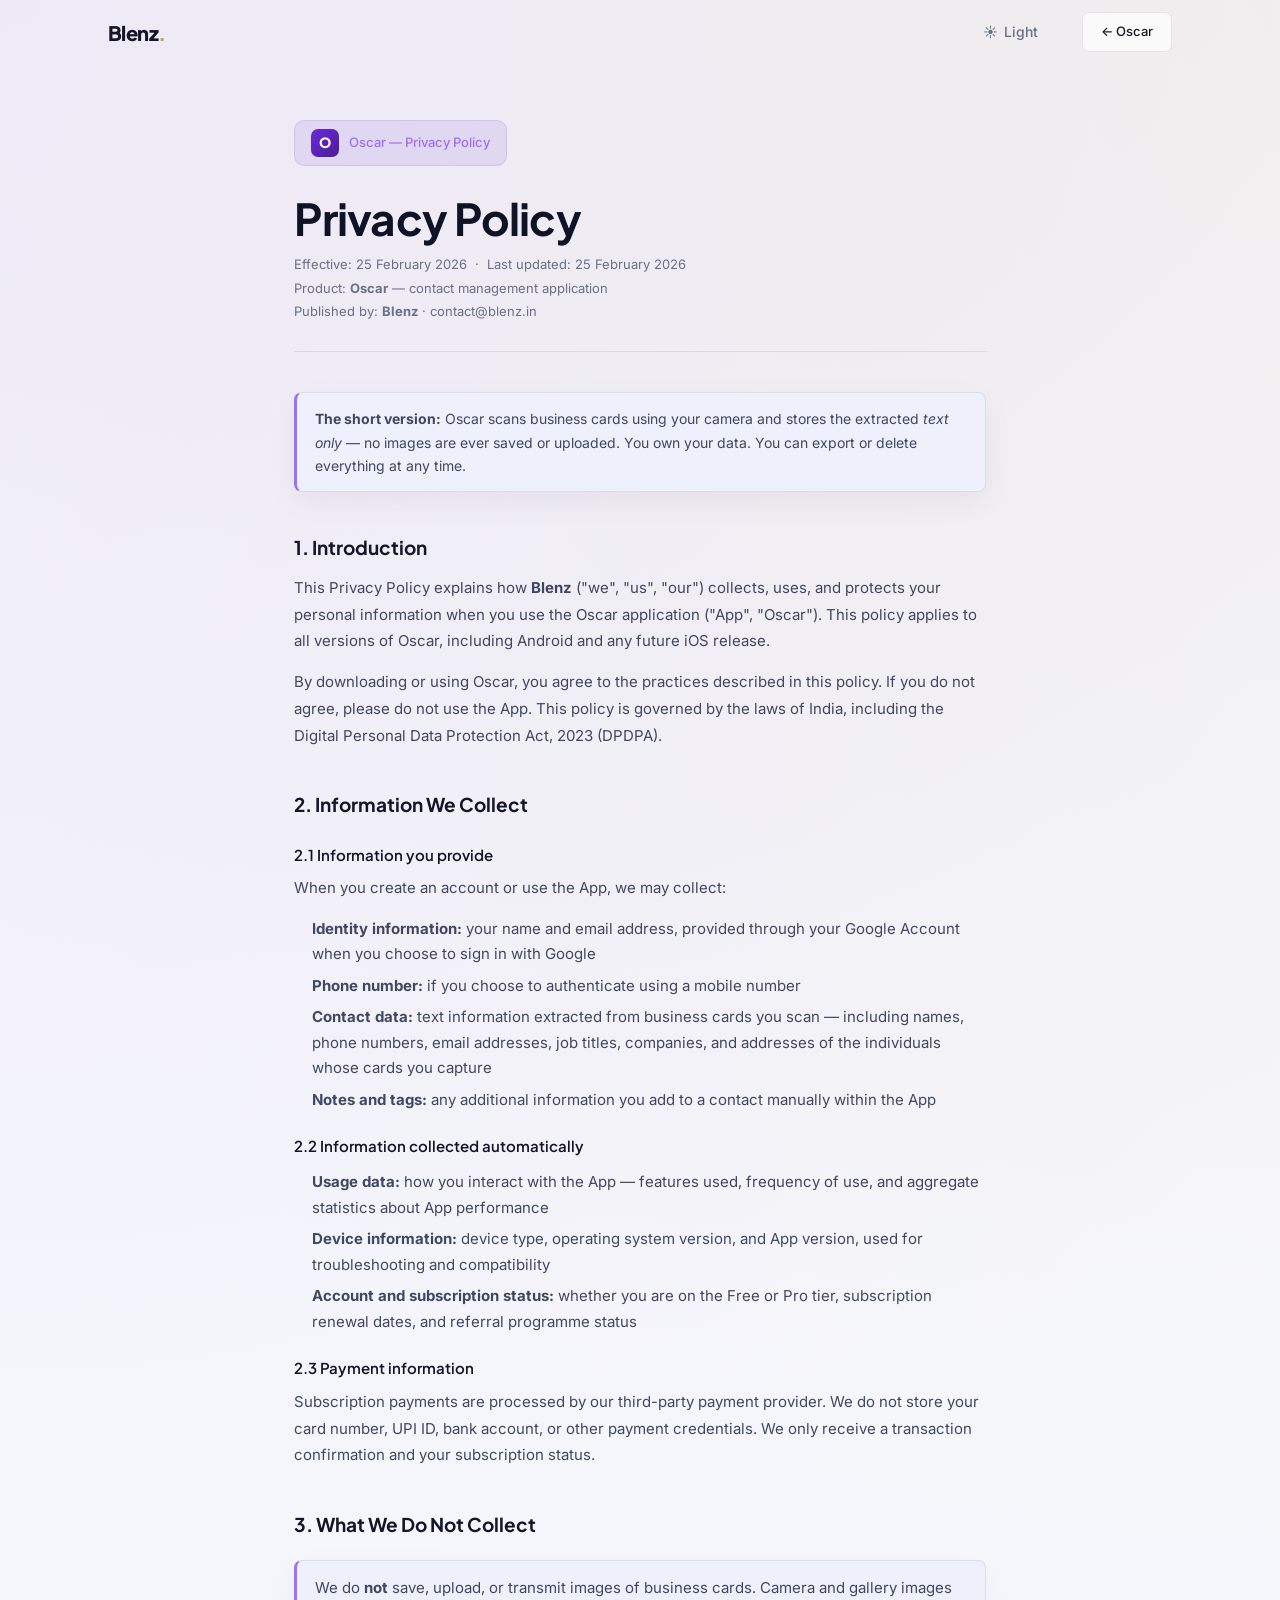
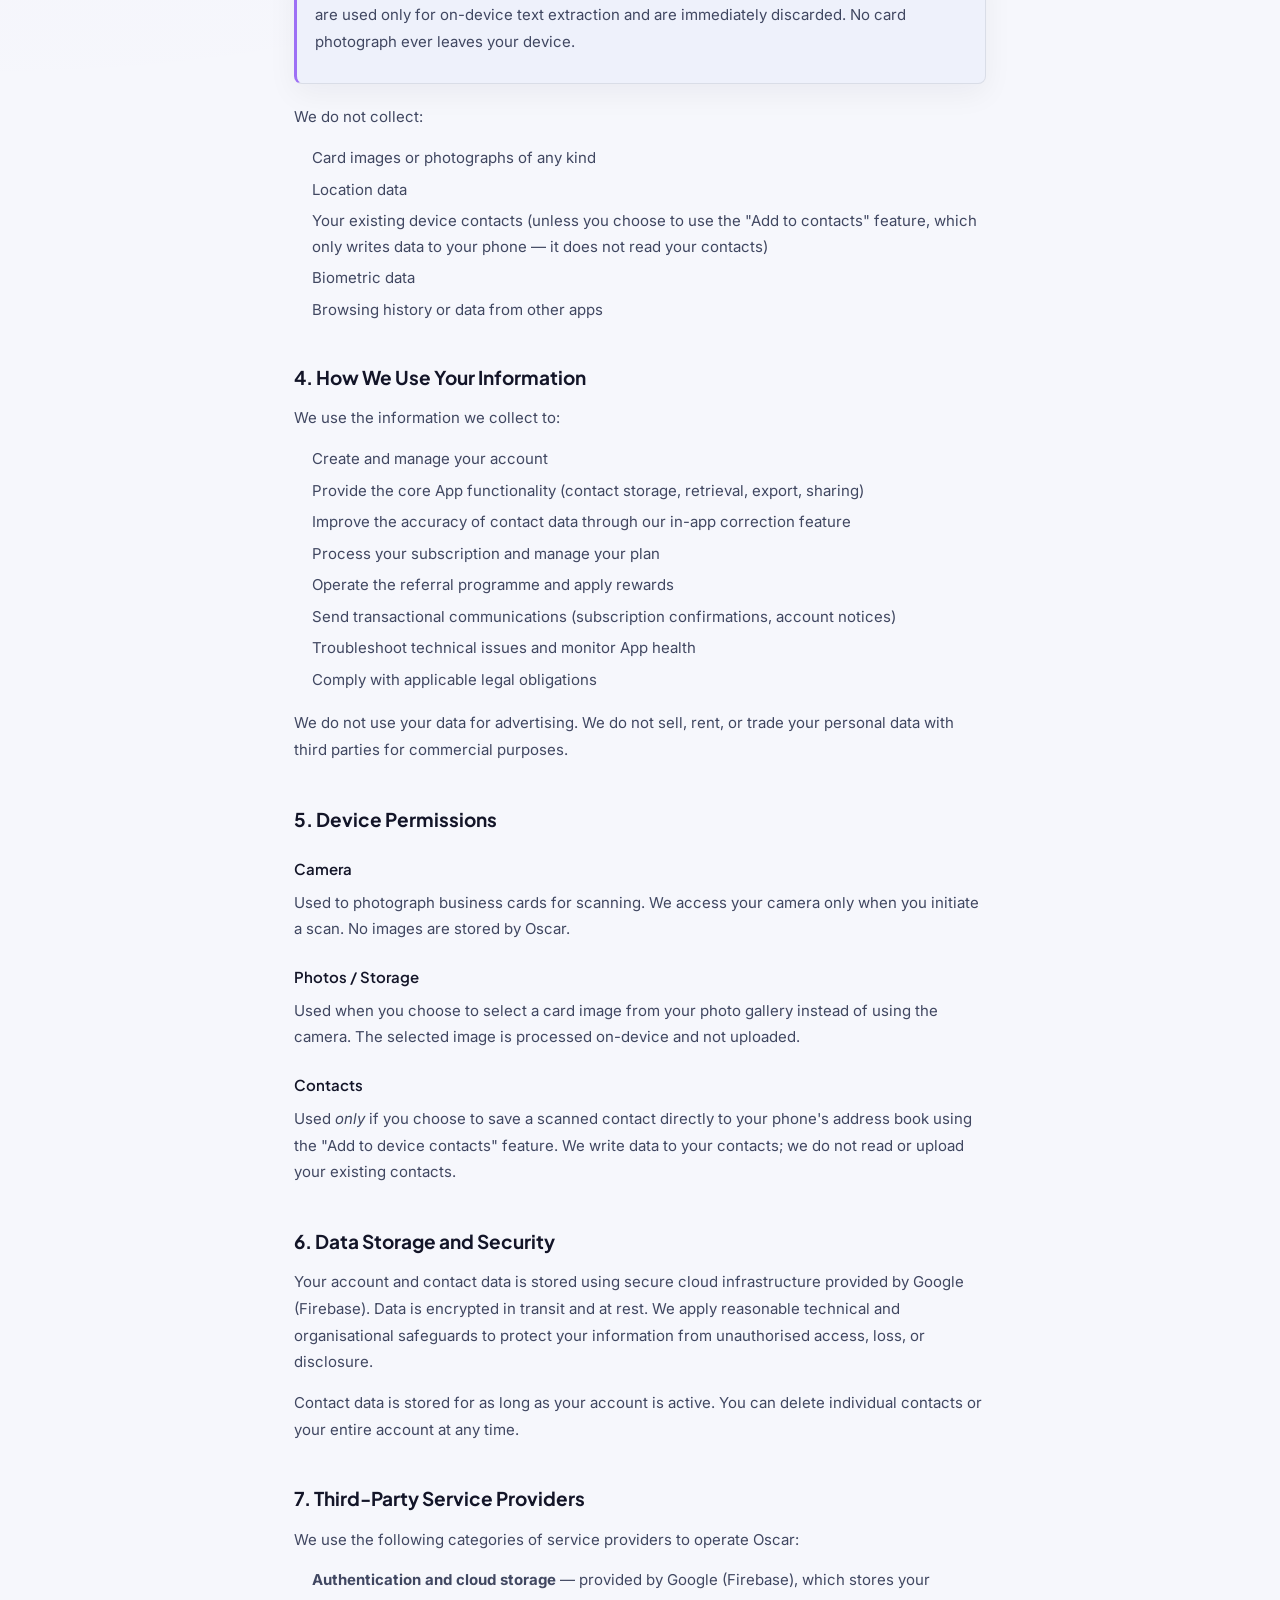
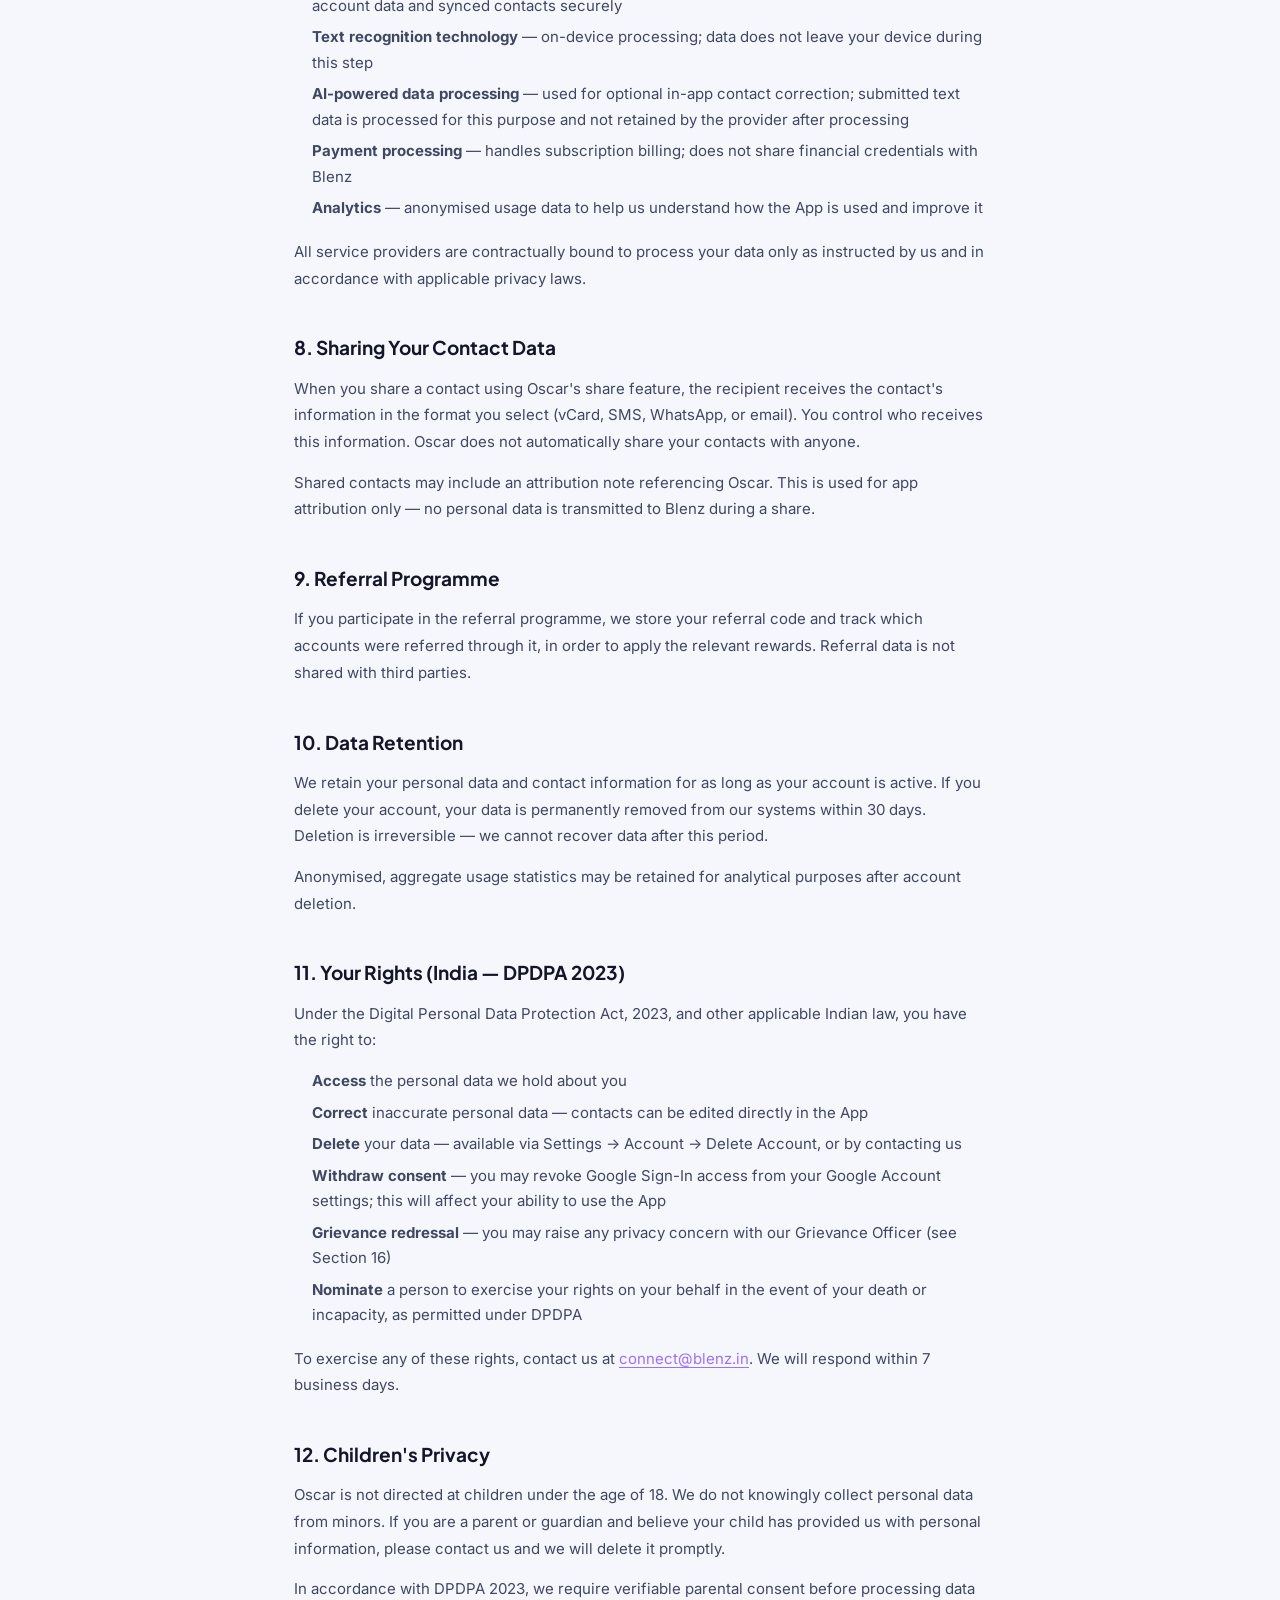
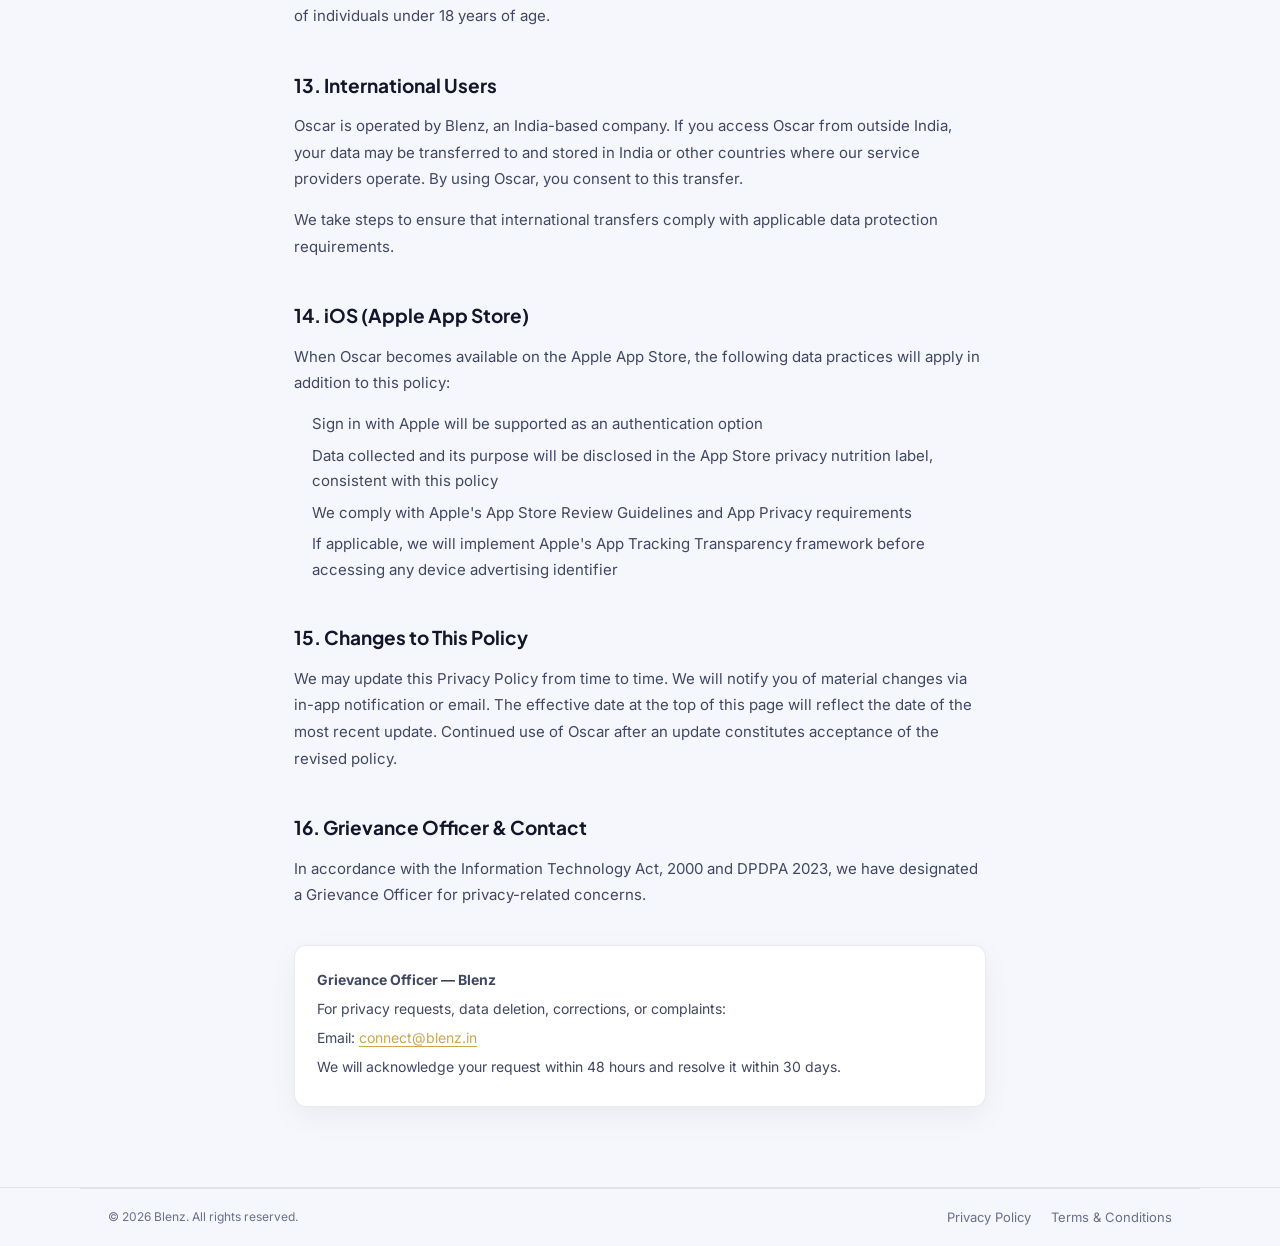
<file: AI-SaaS/privacy.html>
<!DOCTYPE html>
<html lang="en">
<head>
  <meta charset="UTF-8" />
  <meta name="viewport" content="width=device-width, initial-scale=1.0" />
  <title>Privacy Policy — Oscar by Blenz</title>
  <meta name="description" content="Privacy Policy for Oscar, the contact management app by Blenz." />
  <link rel="preconnect" href="https://fonts.googleapis.com" />
  <link rel="preconnect" href="https://fonts.gstatic.com" crossorigin />
  <link href="https://fonts.googleapis.com/css2?family=Plus+Jakarta+Sans:wght@600;700&family=Inter:wght@400;500;600&display=swap" rel="stylesheet" />
  <link rel="stylesheet" href="../style.css?v=20260309" />
  <script>
    (function () {
      try {
        var saved = localStorage.getItem('blenz-theme');
        if (saved === 'light' || saved === 'dark') {
          document.documentElement.setAttribute('data-theme', saved);
          return;
        }
        if (window.matchMedia && window.matchMedia('(prefers-color-scheme: light)').matches) {
          document.documentElement.setAttribute('data-theme', 'light');
        }
      } catch (e) {}
    })();
  </script>
</head>
<body>

<header class="nav-wrap scrolled" id="nav">
  <nav class="nav container">
    <a href="../index.html" class="nav-logo">Blenz<span class="logo-dot">.</span></a>
    <button type="button" class="theme-toggle" data-theme-toggle aria-pressed="false" aria-label="Switch to light theme">
      <span class="theme-toggle__icon" data-theme-icon aria-hidden="true">☾</span>
      <span class="theme-toggle__label" data-theme-label>Dark</span>
    </button>
    <a href="oscar.html" class="btn btn-outline-sm">← Oscar</a>
  </nav>
</header>

<main class="legal-wrap">

  <div class="legal-app-badge violet">
    <div class="lbadge-mark">O</div>
    <span>Oscar — Privacy Policy</span>
  </div>

  <h1 class="legal-title">Privacy Policy</h1>
  <p class="legal-meta">
    Effective: 25 February 2026 &nbsp;·&nbsp; Last updated: 25 February 2026<br />
    Product: <strong>Oscar</strong> — contact management application<br />
    Published by: <strong>Blenz</strong> · contact@blenz.in
  </p>

  <div class="legal-highlight">
    <p><strong>The short version:</strong> Oscar scans business cards using your camera and stores the extracted <em>text only</em> — no images are ever saved or uploaded. You own your data. You can export or delete everything at any time.</p>
  </div>

  <div class="legal-body">

    <h2>1. Introduction</h2>
    <p>This Privacy Policy explains how <strong>Blenz</strong> ("we", "us", "our") collects, uses, and protects your personal information when you use the Oscar application ("App", "Oscar"). This policy applies to all versions of Oscar, including Android and any future iOS release.</p>
    <p>By downloading or using Oscar, you agree to the practices described in this policy. If you do not agree, please do not use the App. This policy is governed by the laws of India, including the Digital Personal Data Protection Act, 2023 (DPDPA).</p>

    <h2>2. Information We Collect</h2>

    <h3>2.1 Information you provide</h3>
    <p>When you create an account or use the App, we may collect:</p>
    <ul>
      <li><strong>Identity information:</strong> your name and email address, provided through your Google Account when you choose to sign in with Google</li>
      <li><strong>Phone number:</strong> if you choose to authenticate using a mobile number</li>
      <li><strong>Contact data:</strong> text information extracted from business cards you scan — including names, phone numbers, email addresses, job titles, companies, and addresses of the individuals whose cards you capture</li>
      <li><strong>Notes and tags:</strong> any additional information you add to a contact manually within the App</li>
    </ul>

    <h3>2.2 Information collected automatically</h3>
    <ul>
      <li><strong>Usage data:</strong> how you interact with the App — features used, frequency of use, and aggregate statistics about App performance</li>
      <li><strong>Device information:</strong> device type, operating system version, and App version, used for troubleshooting and compatibility</li>
      <li><strong>Account and subscription status:</strong> whether you are on the Free or Pro tier, subscription renewal dates, and referral programme status</li>
    </ul>

    <h3>2.3 Payment information</h3>
    <p>Subscription payments are processed by our third-party payment provider. We do not store your card number, UPI ID, bank account, or other payment credentials. We only receive a transaction confirmation and your subscription status.</p>

    <h2>3. What We Do Not Collect</h2>
    <div class="legal-highlight">
      <p>We do <strong>not</strong> save, upload, or transmit images of business cards. Camera and gallery images are used only for on-device text extraction and are immediately discarded. No card photograph ever leaves your device.</p>
    </div>
    <p>We do not collect:</p>
    <ul>
      <li>Card images or photographs of any kind</li>
      <li>Location data</li>
      <li>Your existing device contacts (unless you choose to use the "Add to contacts" feature, which only writes data to your phone — it does not read your contacts)</li>
      <li>Biometric data</li>
      <li>Browsing history or data from other apps</li>
    </ul>

    <h2>4. How We Use Your Information</h2>
    <p>We use the information we collect to:</p>
    <ul>
      <li>Create and manage your account</li>
      <li>Provide the core App functionality (contact storage, retrieval, export, sharing)</li>
      <li>Improve the accuracy of contact data through our in-app correction feature</li>
      <li>Process your subscription and manage your plan</li>
      <li>Operate the referral programme and apply rewards</li>
      <li>Send transactional communications (subscription confirmations, account notices)</li>
      <li>Troubleshoot technical issues and monitor App health</li>
      <li>Comply with applicable legal obligations</li>
    </ul>
    <p>We do not use your data for advertising. We do not sell, rent, or trade your personal data with third parties for commercial purposes.</p>

    <h2>5. Device Permissions</h2>

    <h3>Camera</h3>
    <p>Used to photograph business cards for scanning. We access your camera only when you initiate a scan. No images are stored by Oscar.</p>

    <h3>Photos / Storage</h3>
    <p>Used when you choose to select a card image from your photo gallery instead of using the camera. The selected image is processed on-device and not uploaded.</p>

    <h3>Contacts</h3>
    <p>Used <em>only</em> if you choose to save a scanned contact directly to your phone's address book using the "Add to device contacts" feature. We write data to your contacts; we do not read or upload your existing contacts.</p>

    <h2>6. Data Storage and Security</h2>
    <p>Your account and contact data is stored using secure cloud infrastructure provided by Google (Firebase). Data is encrypted in transit and at rest. We apply reasonable technical and organisational safeguards to protect your information from unauthorised access, loss, or disclosure.</p>
    <p>Contact data is stored for as long as your account is active. You can delete individual contacts or your entire account at any time.</p>

    <h2>7. Third-Party Service Providers</h2>
    <p>We use the following categories of service providers to operate Oscar:</p>
    <ul>
      <li><strong>Authentication and cloud storage</strong> — provided by Google (Firebase), which stores your account data and synced contacts securely</li>
      <li><strong>Text recognition technology</strong> — on-device processing; data does not leave your device during this step</li>
      <li><strong>AI-powered data processing</strong> — used for optional in-app contact correction; submitted text data is processed for this purpose and not retained by the provider after processing</li>
      <li><strong>Payment processing</strong> — handles subscription billing; does not share financial credentials with Blenz</li>
      <li><strong>Analytics</strong> — anonymised usage data to help us understand how the App is used and improve it</li>
    </ul>
    <p>All service providers are contractually bound to process your data only as instructed by us and in accordance with applicable privacy laws.</p>

    <h2>8. Sharing Your Contact Data</h2>
    <p>When you share a contact using Oscar's share feature, the recipient receives the contact's information in the format you select (vCard, SMS, WhatsApp, or email). You control who receives this information. Oscar does not automatically share your contacts with anyone.</p>
    <p>Shared contacts may include an attribution note referencing Oscar. This is used for app attribution only — no personal data is transmitted to Blenz during a share.</p>

    <h2>9. Referral Programme</h2>
    <p>If you participate in the referral programme, we store your referral code and track which accounts were referred through it, in order to apply the relevant rewards. Referral data is not shared with third parties.</p>

    <h2>10. Data Retention</h2>
    <p>We retain your personal data and contact information for as long as your account is active. If you delete your account, your data is permanently removed from our systems within 30 days. Deletion is irreversible — we cannot recover data after this period.</p>
    <p>Anonymised, aggregate usage statistics may be retained for analytical purposes after account deletion.</p>

    <h2>11. Your Rights (India — DPDPA 2023)</h2>
    <p>Under the Digital Personal Data Protection Act, 2023, and other applicable Indian law, you have the right to:</p>
    <ul>
      <li><strong>Access</strong> the personal data we hold about you</li>
      <li><strong>Correct</strong> inaccurate personal data — contacts can be edited directly in the App</li>
      <li><strong>Delete</strong> your data — available via Settings → Account → Delete Account, or by contacting us</li>
      <li><strong>Withdraw consent</strong> — you may revoke Google Sign-In access from your Google Account settings; this will affect your ability to use the App</li>
      <li><strong>Grievance redressal</strong> — you may raise any privacy concern with our Grievance Officer (see Section 16)</li>
      <li><strong>Nominate</strong> a person to exercise your rights on your behalf in the event of your death or incapacity, as permitted under DPDPA</li>
    </ul>
    <p>To exercise any of these rights, contact us at <a href="mailto:connect@blenz.in">connect@blenz.in</a>. We will respond within 7 business days.</p>

    <h2>12. Children's Privacy</h2>
    <p>Oscar is not directed at children under the age of 18. We do not knowingly collect personal data from minors. If you are a parent or guardian and believe your child has provided us with personal information, please contact us and we will delete it promptly.</p>
    <p>In accordance with DPDPA 2023, we require verifiable parental consent before processing data of individuals under 18 years of age.</p>

    <h2>13. International Users</h2>
    <p>Oscar is operated by Blenz, an India-based company. If you access Oscar from outside India, your data may be transferred to and stored in India or other countries where our service providers operate. By using Oscar, you consent to this transfer.</p>
    <p>We take steps to ensure that international transfers comply with applicable data protection requirements.</p>

    <h2>14. iOS (Apple App Store)</h2>
    <p>When Oscar becomes available on the Apple App Store, the following data practices will apply in addition to this policy:</p>
    <ul>
      <li>Sign in with Apple will be supported as an authentication option</li>
      <li>Data collected and its purpose will be disclosed in the App Store privacy nutrition label, consistent with this policy</li>
      <li>We comply with Apple's App Store Review Guidelines and App Privacy requirements</li>
      <li>If applicable, we will implement Apple's App Tracking Transparency framework before accessing any device advertising identifier</li>
    </ul>

    <h2>15. Changes to This Policy</h2>
    <p>We may update this Privacy Policy from time to time. We will notify you of material changes via in-app notification or email. The effective date at the top of this page will reflect the date of the most recent update. Continued use of Oscar after an update constitutes acceptance of the revised policy.</p>

    <h2>16. Grievance Officer &amp; Contact</h2>
    <p>In accordance with the Information Technology Act, 2000 and DPDPA 2023, we have designated a Grievance Officer for privacy-related concerns.</p>
    <div class="legal-contact-card">
      <p><strong>Grievance Officer — Blenz</strong></p>
      <p>For privacy requests, data deletion, corrections, or complaints:</p>
      <p>Email: <a href="mailto:connect@blenz.in">connect@blenz.in</a></p>
      <p>We will acknowledge your request within 48 hours and resolve it within 30 days.</p>
    </div>

  </div>
</main>

<footer class="footer">
  <div class="footer-bottom container">
    <p>© 2026 Blenz. All rights reserved.</p>
    <div style="display:flex;gap:20px">
      <a href="privacy.html" style="color:var(--muted);font-size:13px">Privacy Policy</a>
      <a href="terms.html" style="color:var(--muted);font-size:13px">Terms &amp; Conditions</a>
    </div>
  </div>
</footer>

<script src="../script.js?v=20260309"></script>

</body>
</html>
</file>
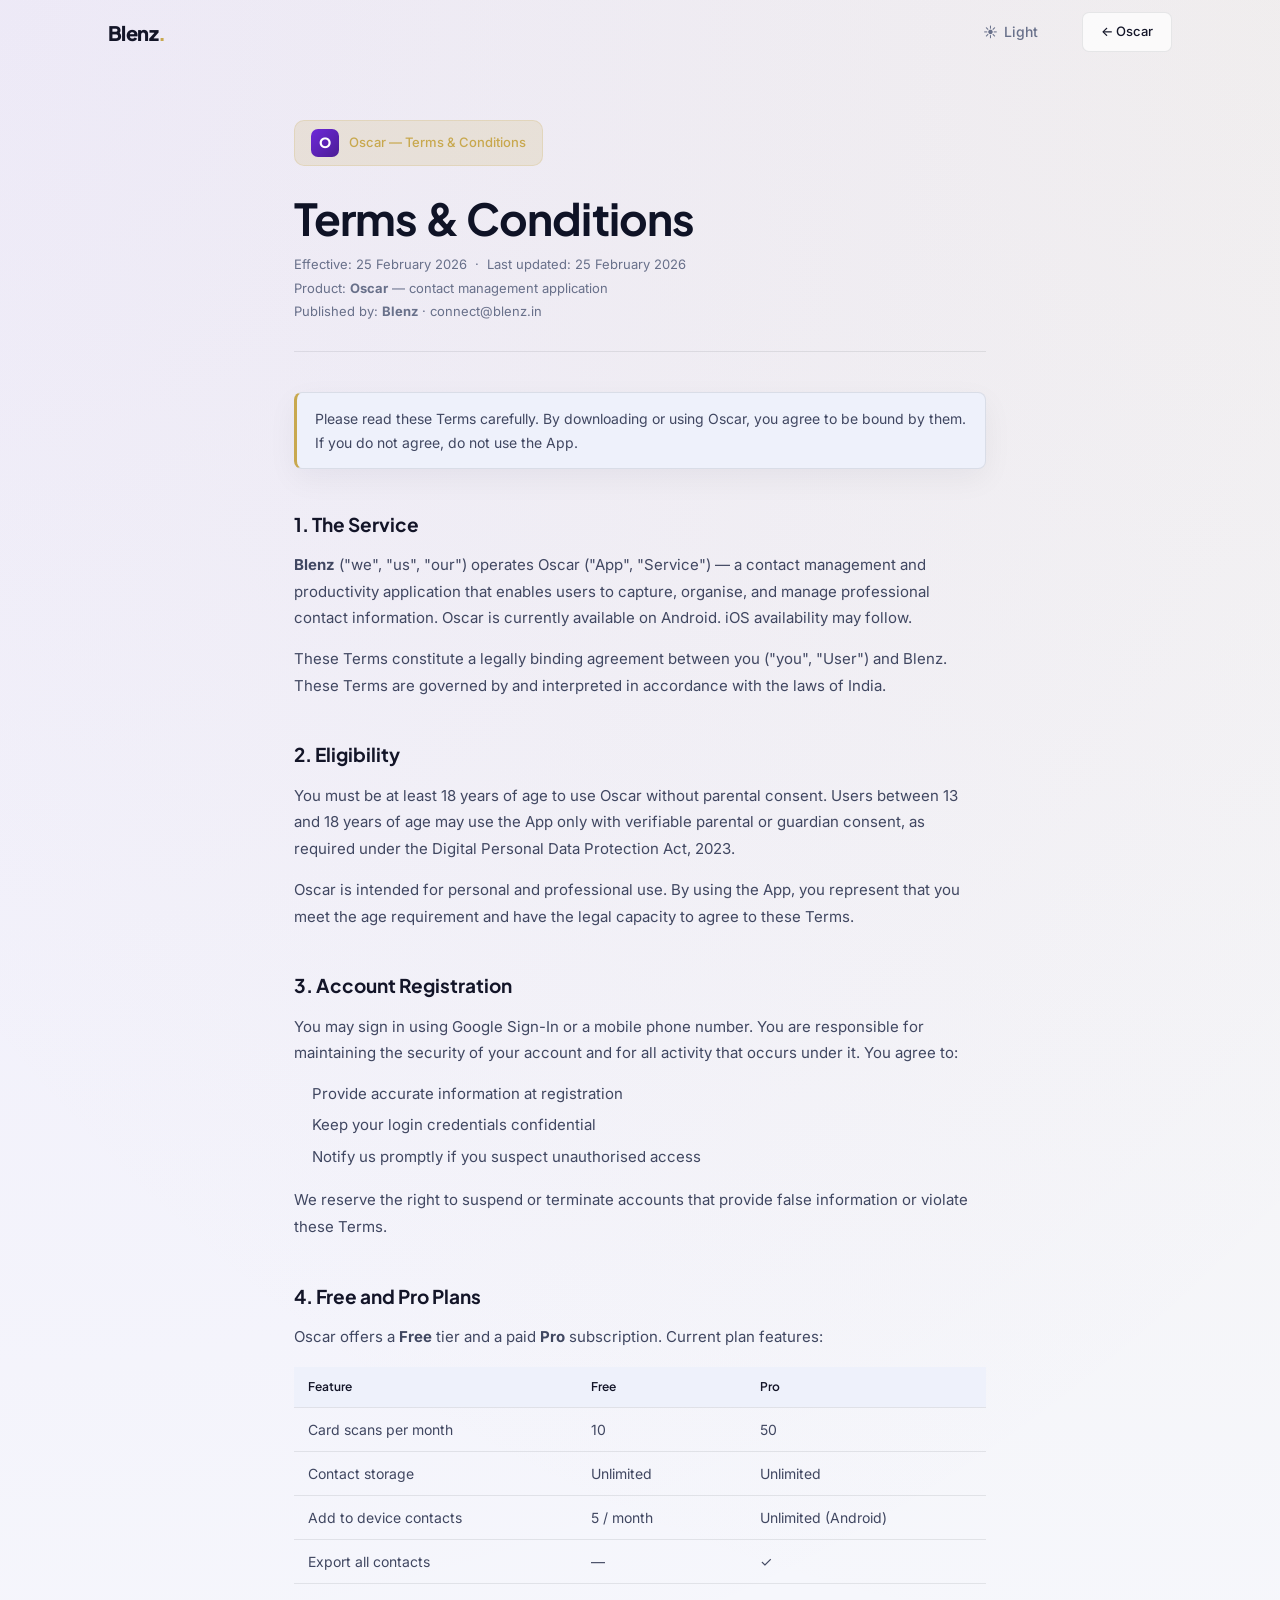
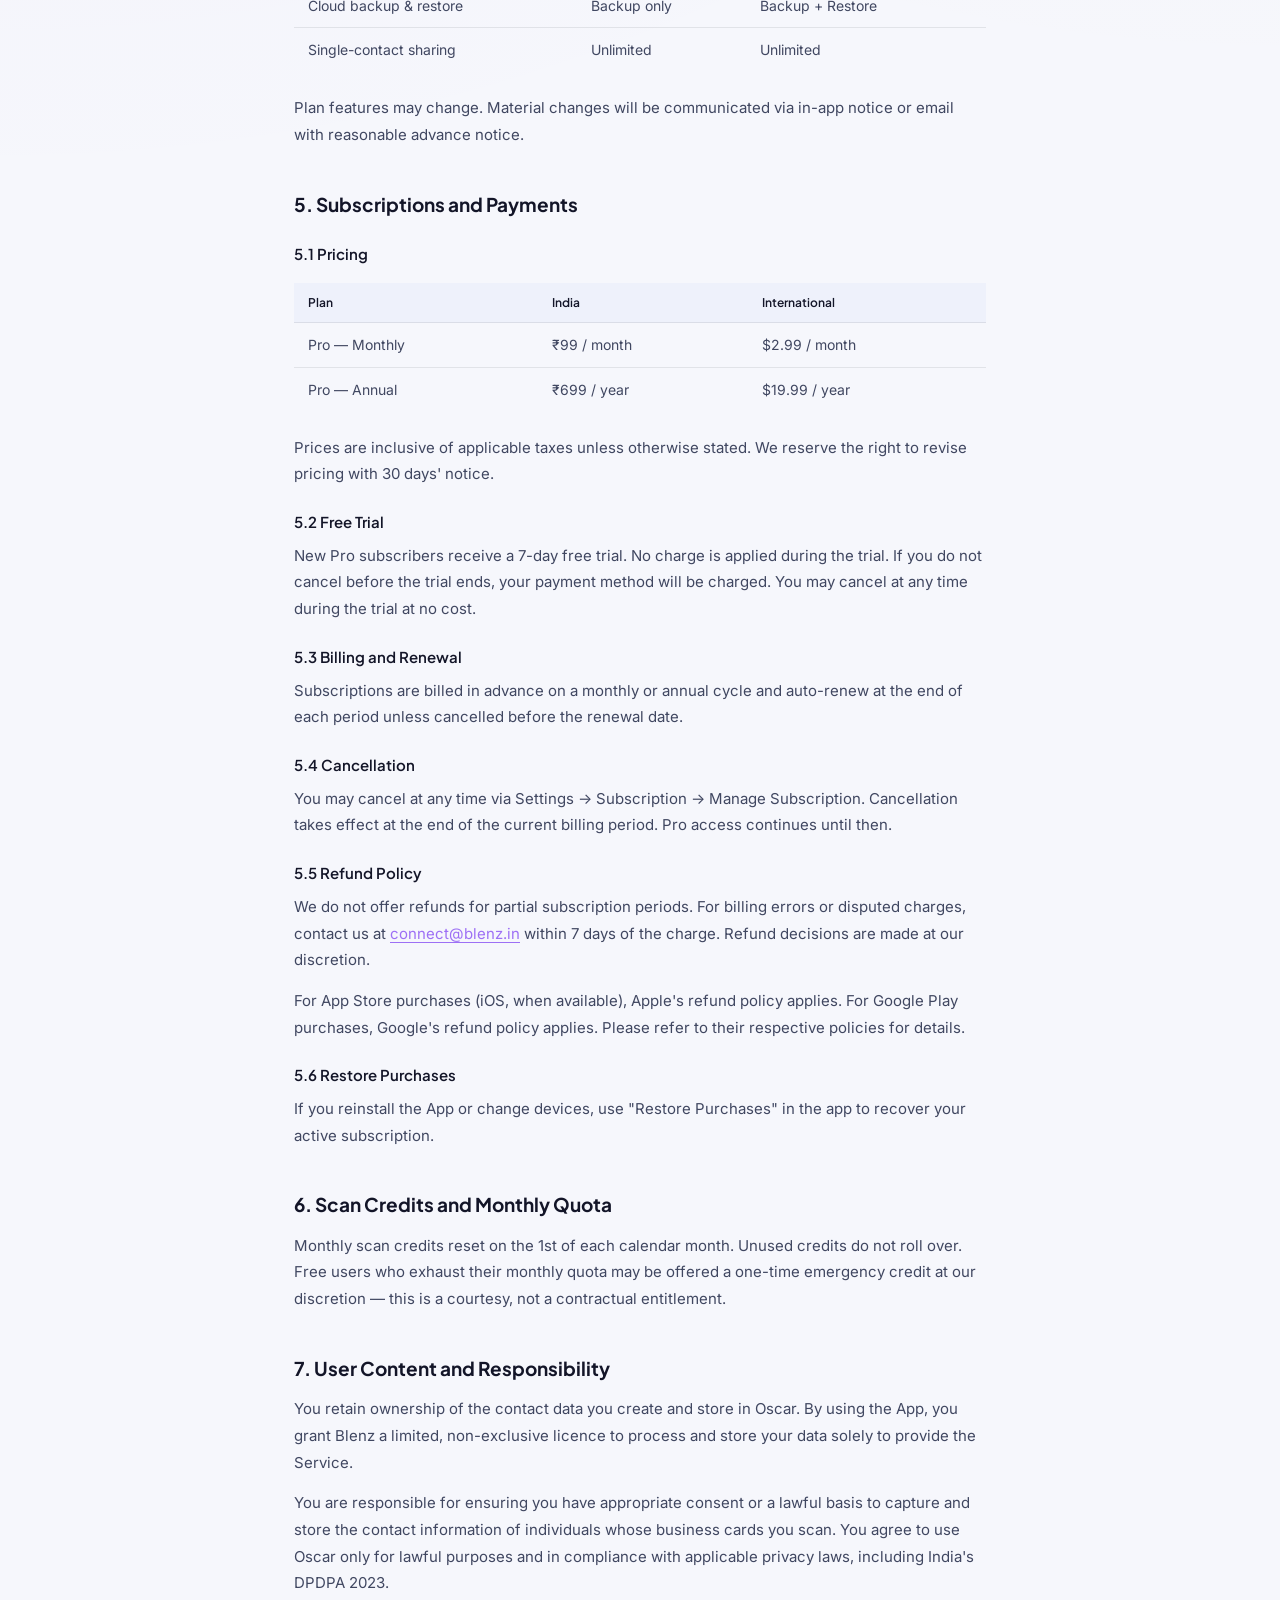
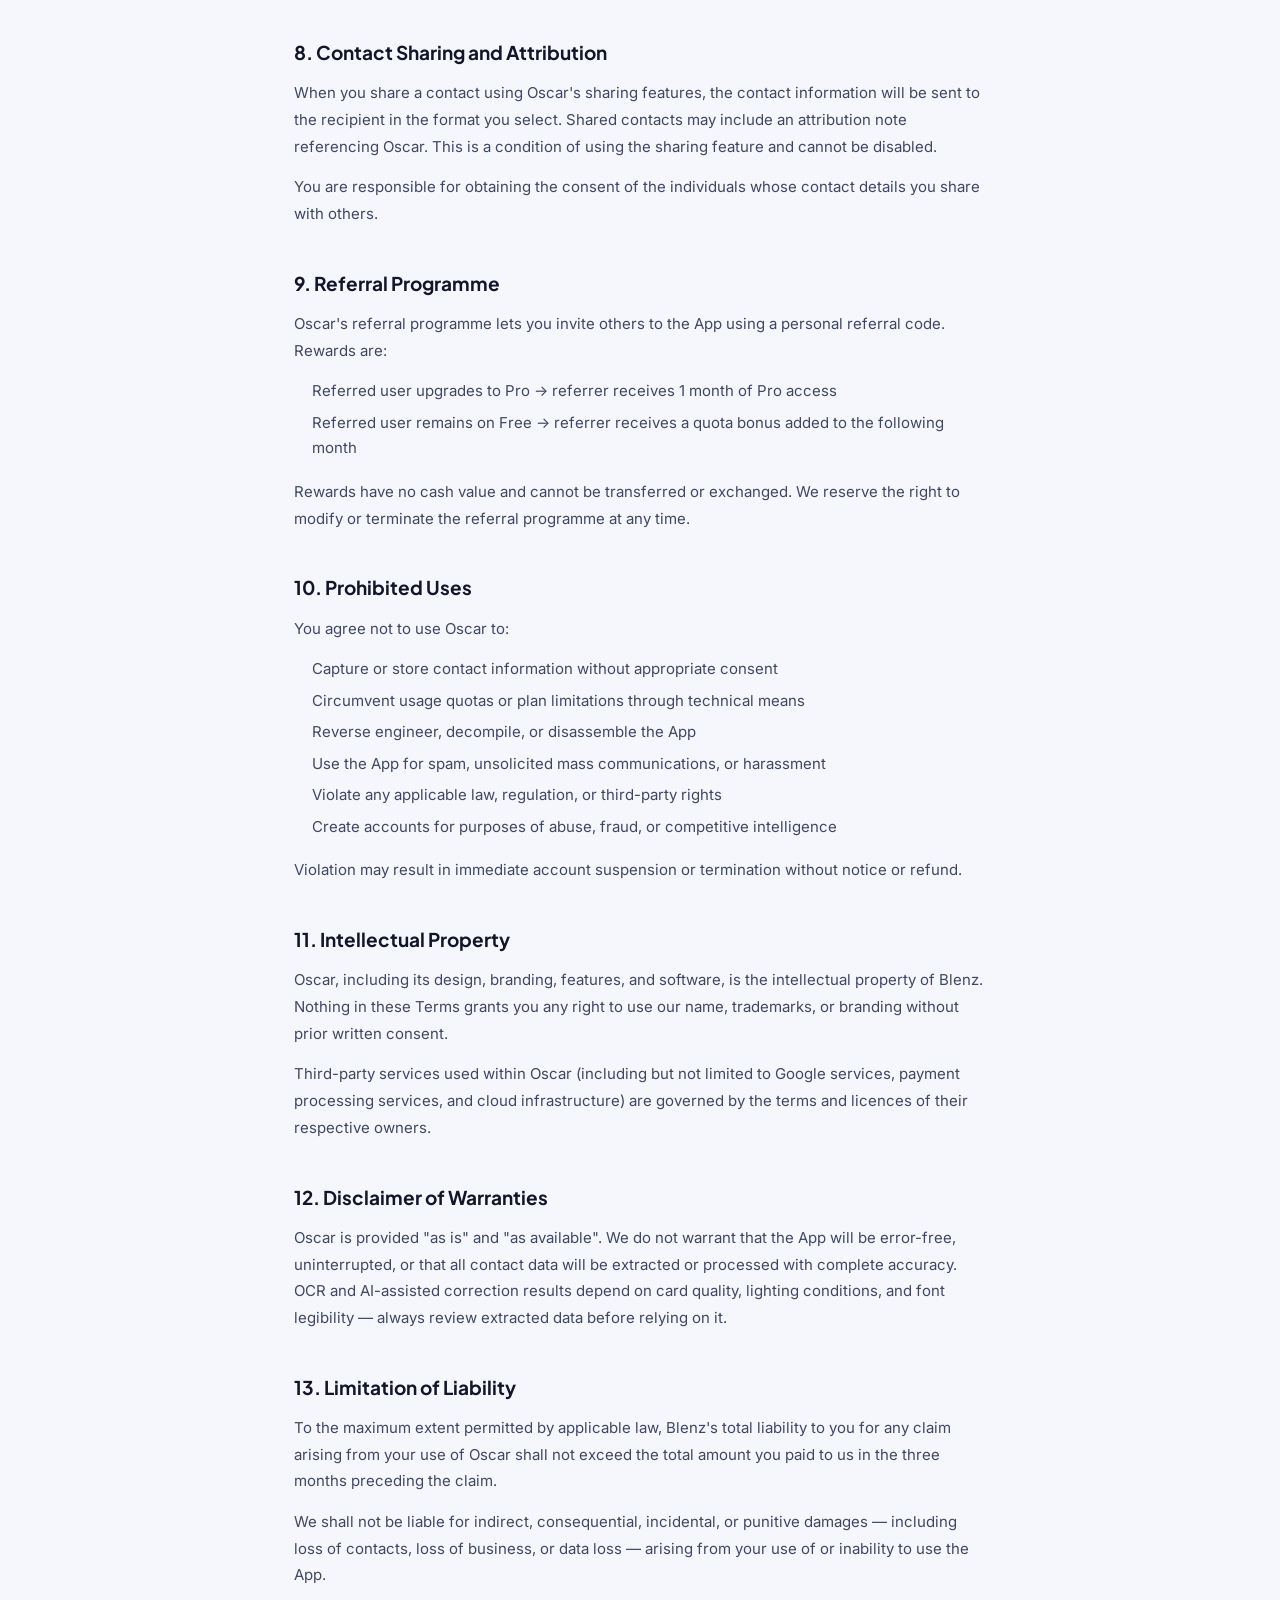
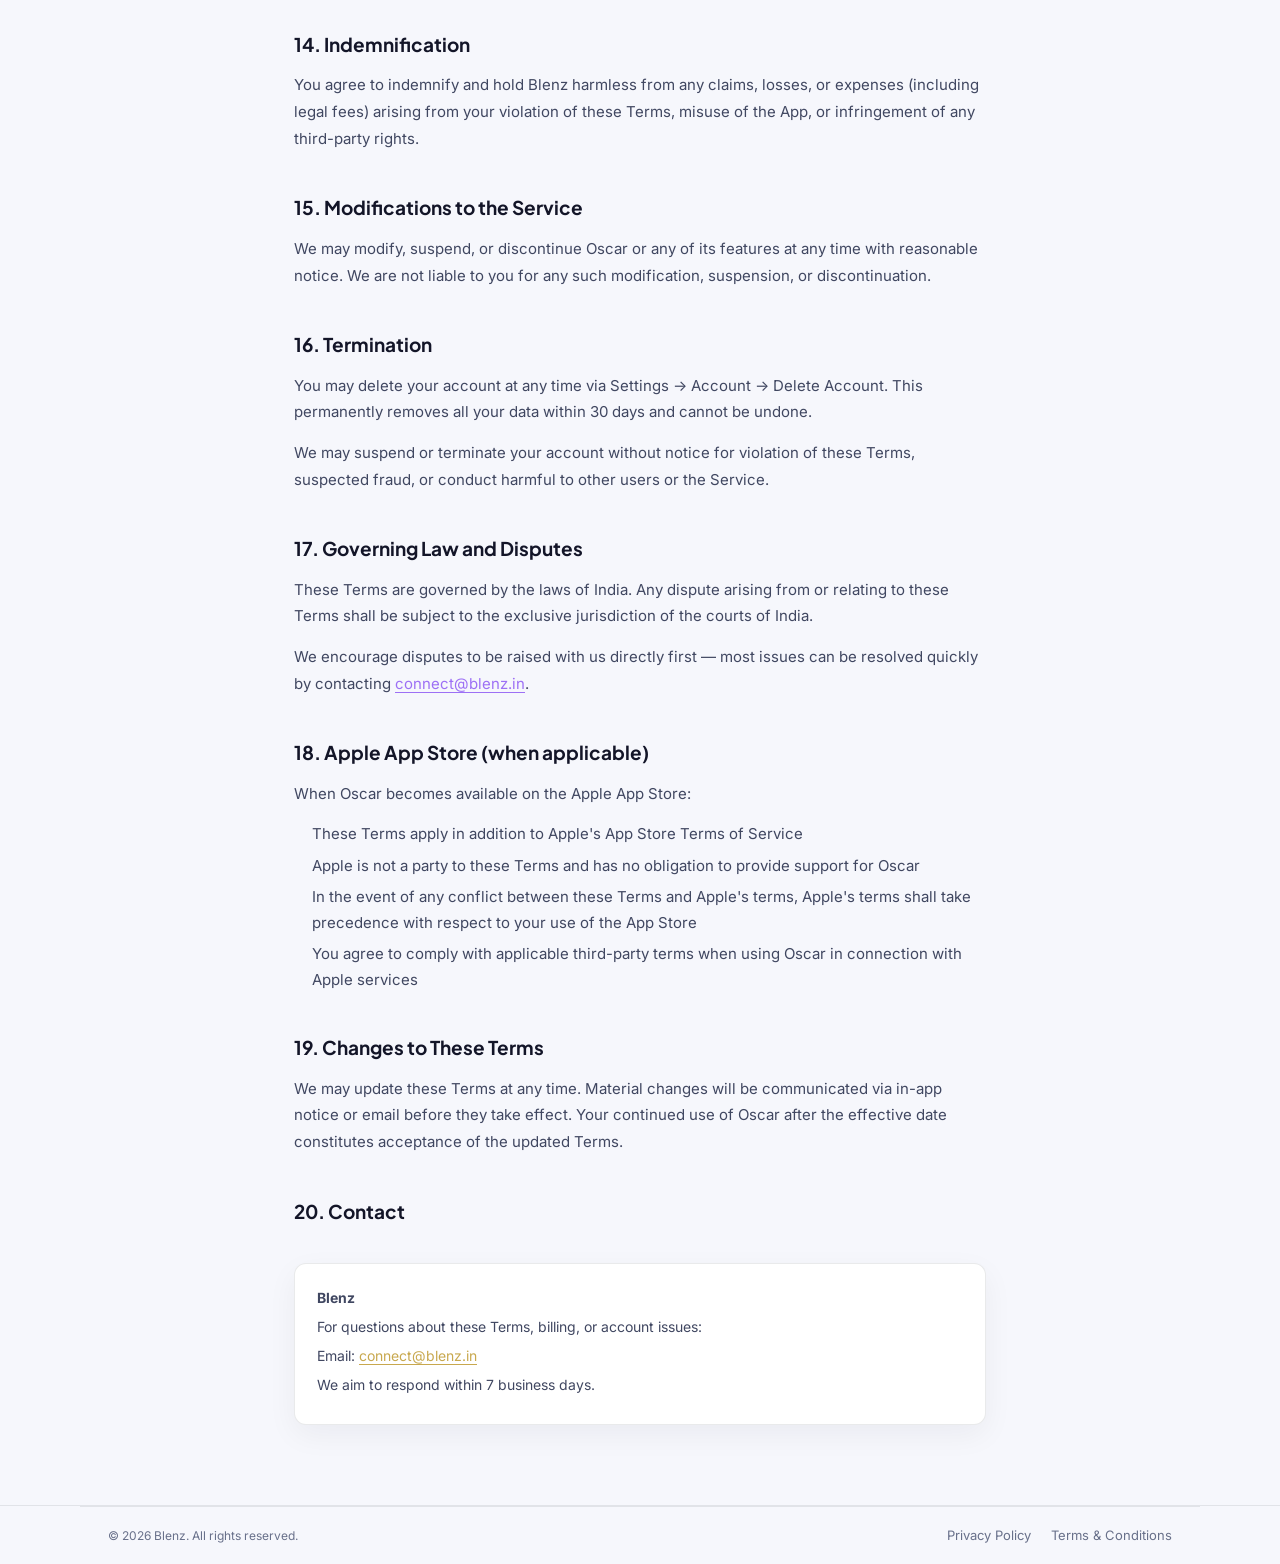
<file: AI-SaaS/terms.html>
<!DOCTYPE html>
<html lang="en">
<head>
  <meta charset="UTF-8" />
  <meta name="viewport" content="width=device-width, initial-scale=1.0" />
  <title>Terms &amp; Conditions — Oscar by Blenz</title>
  <meta name="description" content="Terms and Conditions for Oscar, the contact management app by Blenz." />
  <link rel="preconnect" href="https://fonts.googleapis.com" />
  <link rel="preconnect" href="https://fonts.gstatic.com" crossorigin />
  <link href="https://fonts.googleapis.com/css2?family=Plus+Jakarta+Sans:wght@600;700&family=Inter:wght@400;500;600&display=swap" rel="stylesheet" />
  <link rel="stylesheet" href="../style.css?v=20260309" />
  <script>
    (function () {
      try {
        var saved = localStorage.getItem('blenz-theme');
        if (saved === 'light' || saved === 'dark') {
          document.documentElement.setAttribute('data-theme', saved);
          return;
        }
        if (window.matchMedia && window.matchMedia('(prefers-color-scheme: light)').matches) {
          document.documentElement.setAttribute('data-theme', 'light');
        }
      } catch (e) {}
    })();
  </script>
</head>
<body>

<header class="nav-wrap scrolled" id="nav">
  <nav class="nav container">
    <a href="../index.html" class="nav-logo">Blenz<span class="logo-dot">.</span></a>
    <button type="button" class="theme-toggle" data-theme-toggle aria-pressed="false" aria-label="Switch to light theme">
      <span class="theme-toggle__icon" data-theme-icon aria-hidden="true">☾</span>
      <span class="theme-toggle__label" data-theme-label>Dark</span>
    </button>
    <a href="oscar.html" class="btn btn-outline-sm">← Oscar</a>
  </nav>
</header>

<main class="legal-wrap">

  <div class="legal-app-badge gold">
    <div class="lbadge-mark">O</div>
    <span>Oscar — Terms &amp; Conditions</span>
  </div>

  <h1 class="legal-title">Terms &amp; Conditions</h1>
  <p class="legal-meta">
    Effective: 25 February 2026 &nbsp;·&nbsp; Last updated: 25 February 2026<br />
    Product: <strong>Oscar</strong> — contact management application<br />
    Published by: <strong>Blenz</strong> · connect@blenz.in
  </p>

  <div class="legal-highlight gold">
    <p>Please read these Terms carefully. By downloading or using Oscar, you agree to be bound by them. If you do not agree, do not use the App.</p>
  </div>

  <div class="legal-body">

    <h2>1. The Service</h2>
    <p><strong>Blenz</strong> ("we", "us", "our") operates Oscar ("App", "Service") — a contact management and productivity application that enables users to capture, organise, and manage professional contact information. Oscar is currently available on Android. iOS availability may follow.</p>
    <p>These Terms constitute a legally binding agreement between you ("you", "User") and Blenz. These Terms are governed by and interpreted in accordance with the laws of India.</p>

    <h2>2. Eligibility</h2>
    <p>You must be at least 18 years of age to use Oscar without parental consent. Users between 13 and 18 years of age may use the App only with verifiable parental or guardian consent, as required under the Digital Personal Data Protection Act, 2023.</p>
    <p>Oscar is intended for personal and professional use. By using the App, you represent that you meet the age requirement and have the legal capacity to agree to these Terms.</p>

    <h2>3. Account Registration</h2>
    <p>You may sign in using Google Sign-In or a mobile phone number. You are responsible for maintaining the security of your account and for all activity that occurs under it. You agree to:</p>
    <ul>
      <li>Provide accurate information at registration</li>
      <li>Keep your login credentials confidential</li>
      <li>Notify us promptly if you suspect unauthorised access</li>
    </ul>
    <p>We reserve the right to suspend or terminate accounts that provide false information or violate these Terms.</p>

    <h2>4. Free and Pro Plans</h2>
    <p>Oscar offers a <strong>Free</strong> tier and a paid <strong>Pro</strong> subscription. Current plan features:</p>
    <table class="pricing-table">
      <thead>
        <tr><th>Feature</th><th>Free</th><th>Pro</th></tr>
      </thead>
      <tbody>
        <tr><td>Card scans per month</td><td>10</td><td>50</td></tr>
        <tr><td>Contact storage</td><td>Unlimited</td><td>Unlimited</td></tr>
        <tr><td>Add to device contacts</td><td>5 / month</td><td>Unlimited (Android)</td></tr>
        <tr><td>Export all contacts</td><td>—</td><td>✓</td></tr>
        <tr><td>Cloud backup &amp; restore</td><td>Backup only</td><td>Backup + Restore</td></tr>
        <tr><td>Single-contact sharing</td><td>Unlimited</td><td>Unlimited</td></tr>
      </tbody>
    </table>
    <p>Plan features may change. Material changes will be communicated via in-app notice or email with reasonable advance notice.</p>

    <h2>5. Subscriptions and Payments</h2>

    <h3>5.1 Pricing</h3>
    <table class="pricing-table">
      <thead>
        <tr><th>Plan</th><th>India</th><th>International</th></tr>
      </thead>
      <tbody>
        <tr><td>Pro — Monthly</td><td>₹99 / month</td><td>$2.99 / month</td></tr>
        <tr><td>Pro — Annual</td><td>₹699 / year</td><td>$19.99 / year</td></tr>
      </tbody>
    </table>
    <p>Prices are inclusive of applicable taxes unless otherwise stated. We reserve the right to revise pricing with 30 days' notice.</p>

    <h3>5.2 Free Trial</h3>
    <p>New Pro subscribers receive a 7-day free trial. No charge is applied during the trial. If you do not cancel before the trial ends, your payment method will be charged. You may cancel at any time during the trial at no cost.</p>

    <h3>5.3 Billing and Renewal</h3>
    <p>Subscriptions are billed in advance on a monthly or annual cycle and auto-renew at the end of each period unless cancelled before the renewal date.</p>

    <h3>5.4 Cancellation</h3>
    <p>You may cancel at any time via Settings → Subscription → Manage Subscription. Cancellation takes effect at the end of the current billing period. Pro access continues until then.</p>

    <h3>5.5 Refund Policy</h3>
    <p>We do not offer refunds for partial subscription periods. For billing errors or disputed charges, contact us at <a href="mailto:connect@blenz.in">connect@blenz.in</a> within 7 days of the charge. Refund decisions are made at our discretion.</p>
    <p>For App Store purchases (iOS, when available), Apple's refund policy applies. For Google Play purchases, Google's refund policy applies. Please refer to their respective policies for details.</p>

    <h3>5.6 Restore Purchases</h3>
    <p>If you reinstall the App or change devices, use "Restore Purchases" in the app to recover your active subscription.</p>

    <h2>6. Scan Credits and Monthly Quota</h2>
    <p>Monthly scan credits reset on the 1st of each calendar month. Unused credits do not roll over. Free users who exhaust their monthly quota may be offered a one-time emergency credit at our discretion — this is a courtesy, not a contractual entitlement.</p>

    <h2>7. User Content and Responsibility</h2>
    <p>You retain ownership of the contact data you create and store in Oscar. By using the App, you grant Blenz a limited, non-exclusive licence to process and store your data solely to provide the Service.</p>
    <p>You are responsible for ensuring you have appropriate consent or a lawful basis to capture and store the contact information of individuals whose business cards you scan. You agree to use Oscar only for lawful purposes and in compliance with applicable privacy laws, including India's DPDPA 2023.</p>

    <h2>8. Contact Sharing and Attribution</h2>
    <p>When you share a contact using Oscar's sharing features, the contact information will be sent to the recipient in the format you select. Shared contacts may include an attribution note referencing Oscar. This is a condition of using the sharing feature and cannot be disabled.</p>
    <p>You are responsible for obtaining the consent of the individuals whose contact details you share with others.</p>

    <h2>9. Referral Programme</h2>
    <p>Oscar's referral programme lets you invite others to the App using a personal referral code. Rewards are:</p>
    <ul>
      <li>Referred user upgrades to Pro → referrer receives 1 month of Pro access</li>
      <li>Referred user remains on Free → referrer receives a quota bonus added to the following month</li>
    </ul>
    <p>Rewards have no cash value and cannot be transferred or exchanged. We reserve the right to modify or terminate the referral programme at any time.</p>

    <h2>10. Prohibited Uses</h2>
    <p>You agree not to use Oscar to:</p>
    <ul>
      <li>Capture or store contact information without appropriate consent</li>
      <li>Circumvent usage quotas or plan limitations through technical means</li>
      <li>Reverse engineer, decompile, or disassemble the App</li>
      <li>Use the App for spam, unsolicited mass communications, or harassment</li>
      <li>Violate any applicable law, regulation, or third-party rights</li>
      <li>Create accounts for purposes of abuse, fraud, or competitive intelligence</li>
    </ul>
    <p>Violation may result in immediate account suspension or termination without notice or refund.</p>

    <h2>11. Intellectual Property</h2>
    <p>Oscar, including its design, branding, features, and software, is the intellectual property of Blenz. Nothing in these Terms grants you any right to use our name, trademarks, or branding without prior written consent.</p>
    <p>Third-party services used within Oscar (including but not limited to Google services, payment processing services, and cloud infrastructure) are governed by the terms and licences of their respective owners.</p>

    <h2>12. Disclaimer of Warranties</h2>
    <p>Oscar is provided "as is" and "as available". We do not warrant that the App will be error-free, uninterrupted, or that all contact data will be extracted or processed with complete accuracy. OCR and AI-assisted correction results depend on card quality, lighting conditions, and font legibility — always review extracted data before relying on it.</p>

    <h2>13. Limitation of Liability</h2>
    <p>To the maximum extent permitted by applicable law, Blenz's total liability to you for any claim arising from your use of Oscar shall not exceed the total amount you paid to us in the three months preceding the claim.</p>
    <p>We shall not be liable for indirect, consequential, incidental, or punitive damages — including loss of contacts, loss of business, or data loss — arising from your use of or inability to use the App.</p>

    <h2>14. Indemnification</h2>
    <p>You agree to indemnify and hold Blenz harmless from any claims, losses, or expenses (including legal fees) arising from your violation of these Terms, misuse of the App, or infringement of any third-party rights.</p>

    <h2>15. Modifications to the Service</h2>
    <p>We may modify, suspend, or discontinue Oscar or any of its features at any time with reasonable notice. We are not liable to you for any such modification, suspension, or discontinuation.</p>

    <h2>16. Termination</h2>
    <p>You may delete your account at any time via Settings → Account → Delete Account. This permanently removes all your data within 30 days and cannot be undone.</p>
    <p>We may suspend or terminate your account without notice for violation of these Terms, suspected fraud, or conduct harmful to other users or the Service.</p>

    <h2>17. Governing Law and Disputes</h2>
    <p>These Terms are governed by the laws of India. Any dispute arising from or relating to these Terms shall be subject to the exclusive jurisdiction of the courts of India.</p>
    <p>We encourage disputes to be raised with us directly first — most issues can be resolved quickly by contacting <a href="mailto:connect@blenz.in">connect@blenz.in</a>.</p>

    <h2>18. Apple App Store (when applicable)</h2>
    <p>When Oscar becomes available on the Apple App Store:</p>
    <ul>
      <li>These Terms apply in addition to Apple's App Store Terms of Service</li>
      <li>Apple is not a party to these Terms and has no obligation to provide support for Oscar</li>
      <li>In the event of any conflict between these Terms and Apple's terms, Apple's terms shall take precedence with respect to your use of the App Store</li>
      <li>You agree to comply with applicable third-party terms when using Oscar in connection with Apple services</li>
    </ul>

    <h2>19. Changes to These Terms</h2>
    <p>We may update these Terms at any time. Material changes will be communicated via in-app notice or email before they take effect. Your continued use of Oscar after the effective date constitutes acceptance of the updated Terms.</p>

    <h2>20. Contact</h2>
    <div class="legal-contact-card">
      <p><strong>Blenz</strong></p>
      <p>For questions about these Terms, billing, or account issues:</p>
      <p>Email: <a href="mailto:connect@blenz.in">connect@blenz.in</a></p>
      <p>We aim to respond within 7 business days.</p>
    </div>

  </div>
</main>

<footer class="footer">
  <div class="footer-bottom container">
    <p>© 2026 Blenz. All rights reserved.</p>
    <div style="display:flex;gap:20px">
      <a href="privacy.html" style="color:var(--muted);font-size:13px">Privacy Policy</a>
      <a href="terms.html" style="color:var(--muted);font-size:13px">Terms &amp; Conditions</a>
    </div>
  </div>
</footer>

<script src="../script.js?v=20260309"></script>

</body>
</html>
</file>
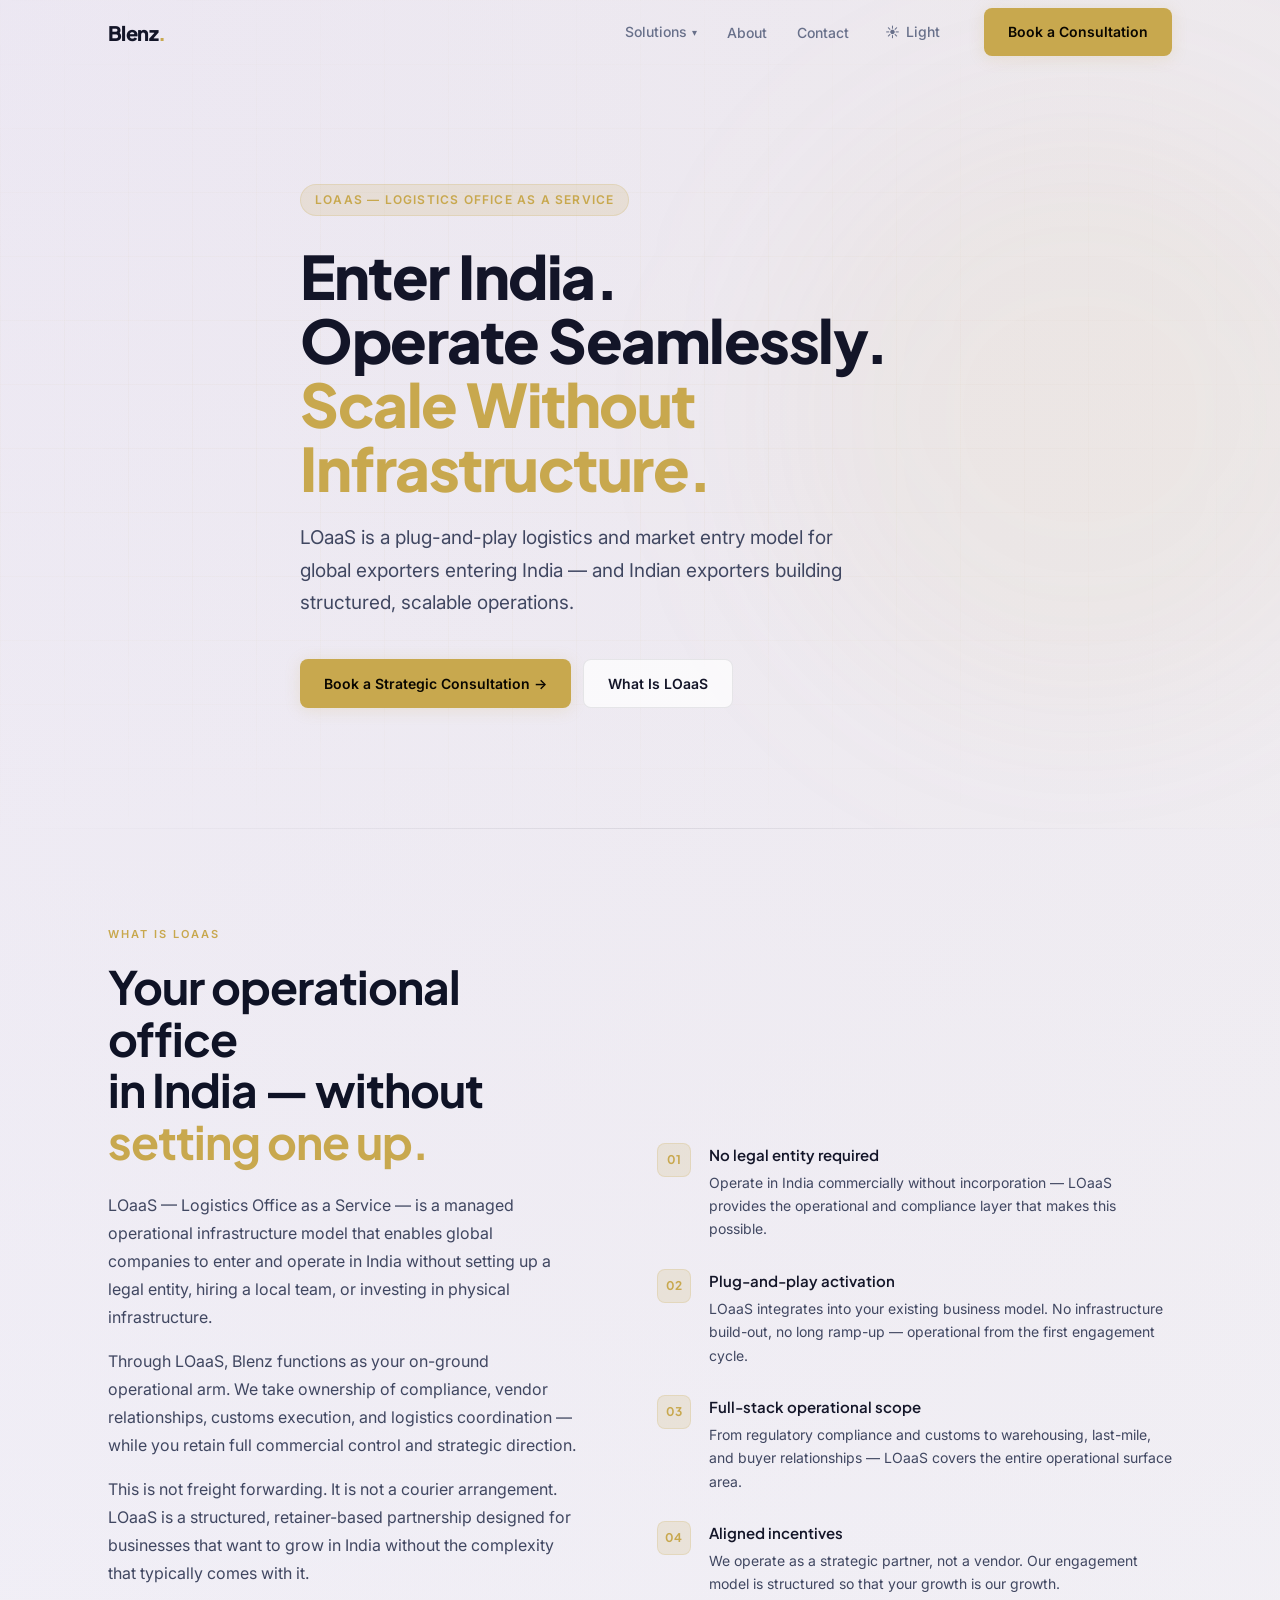
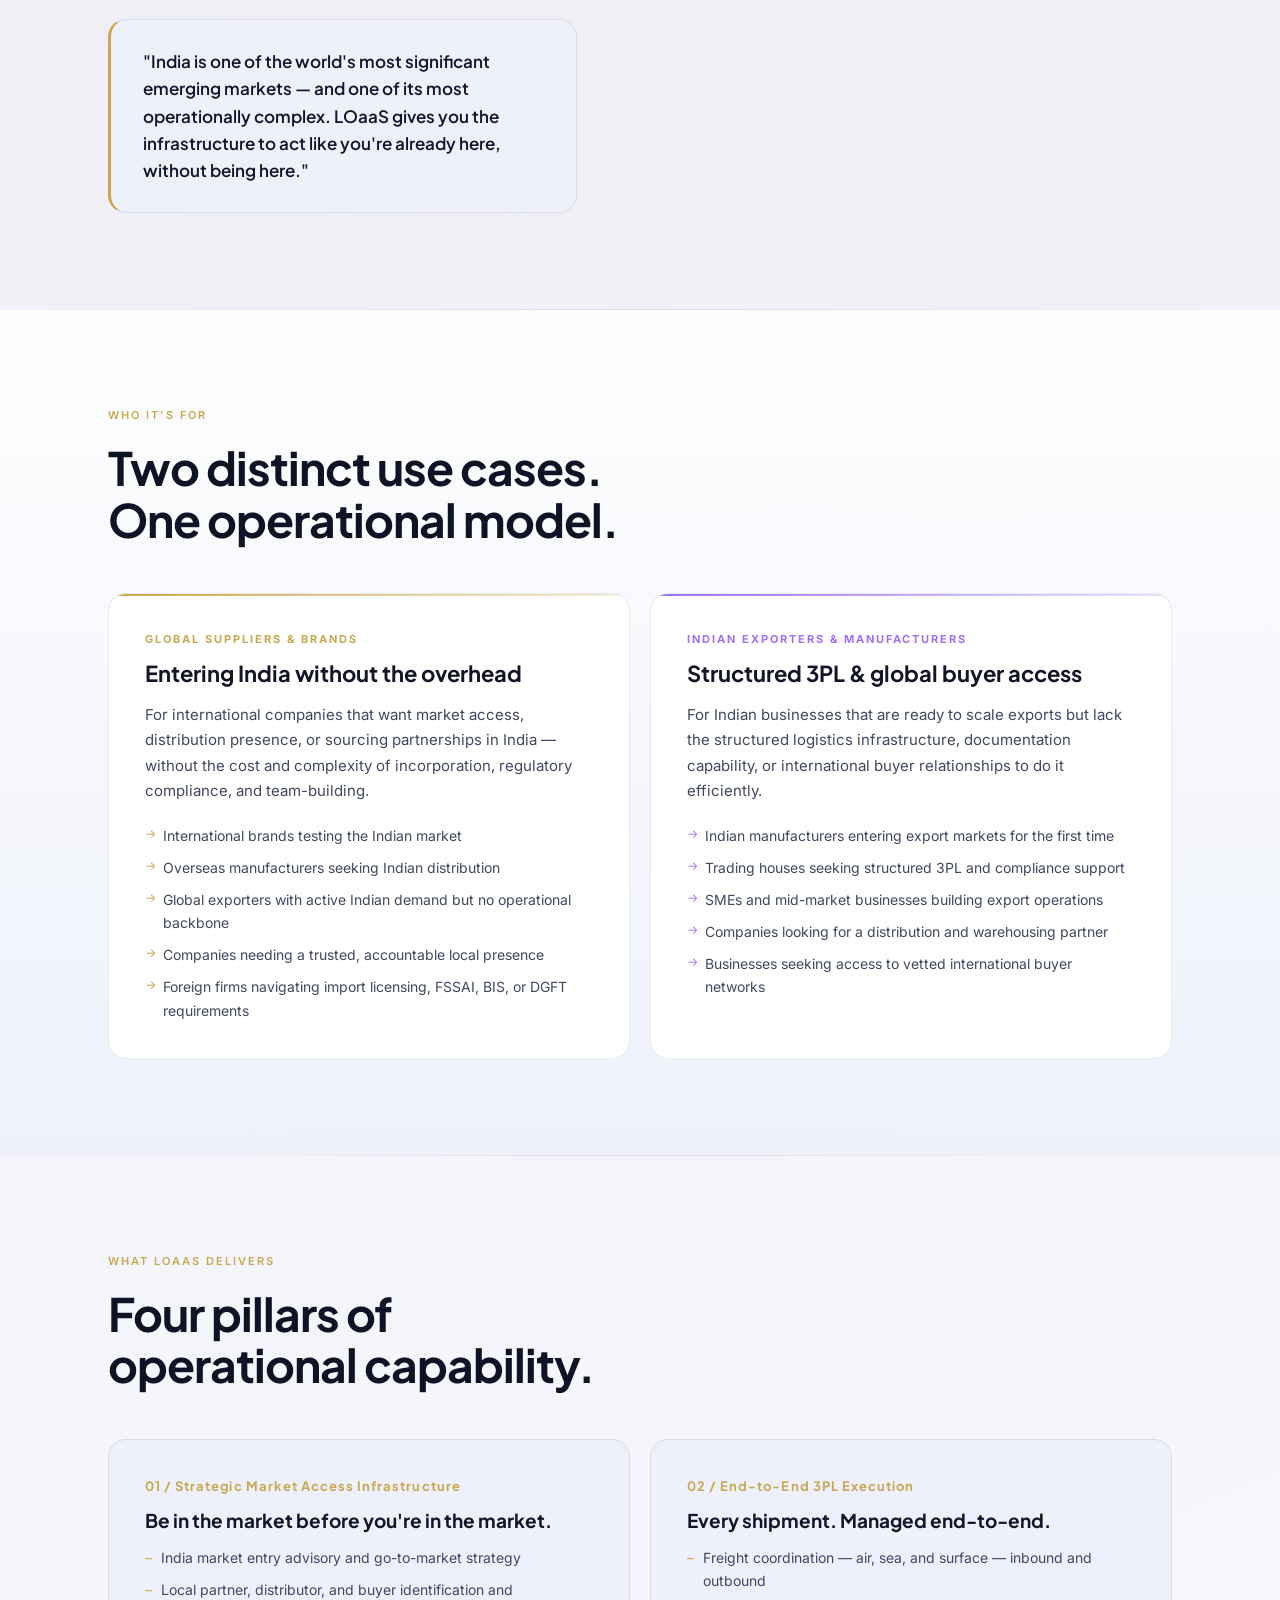
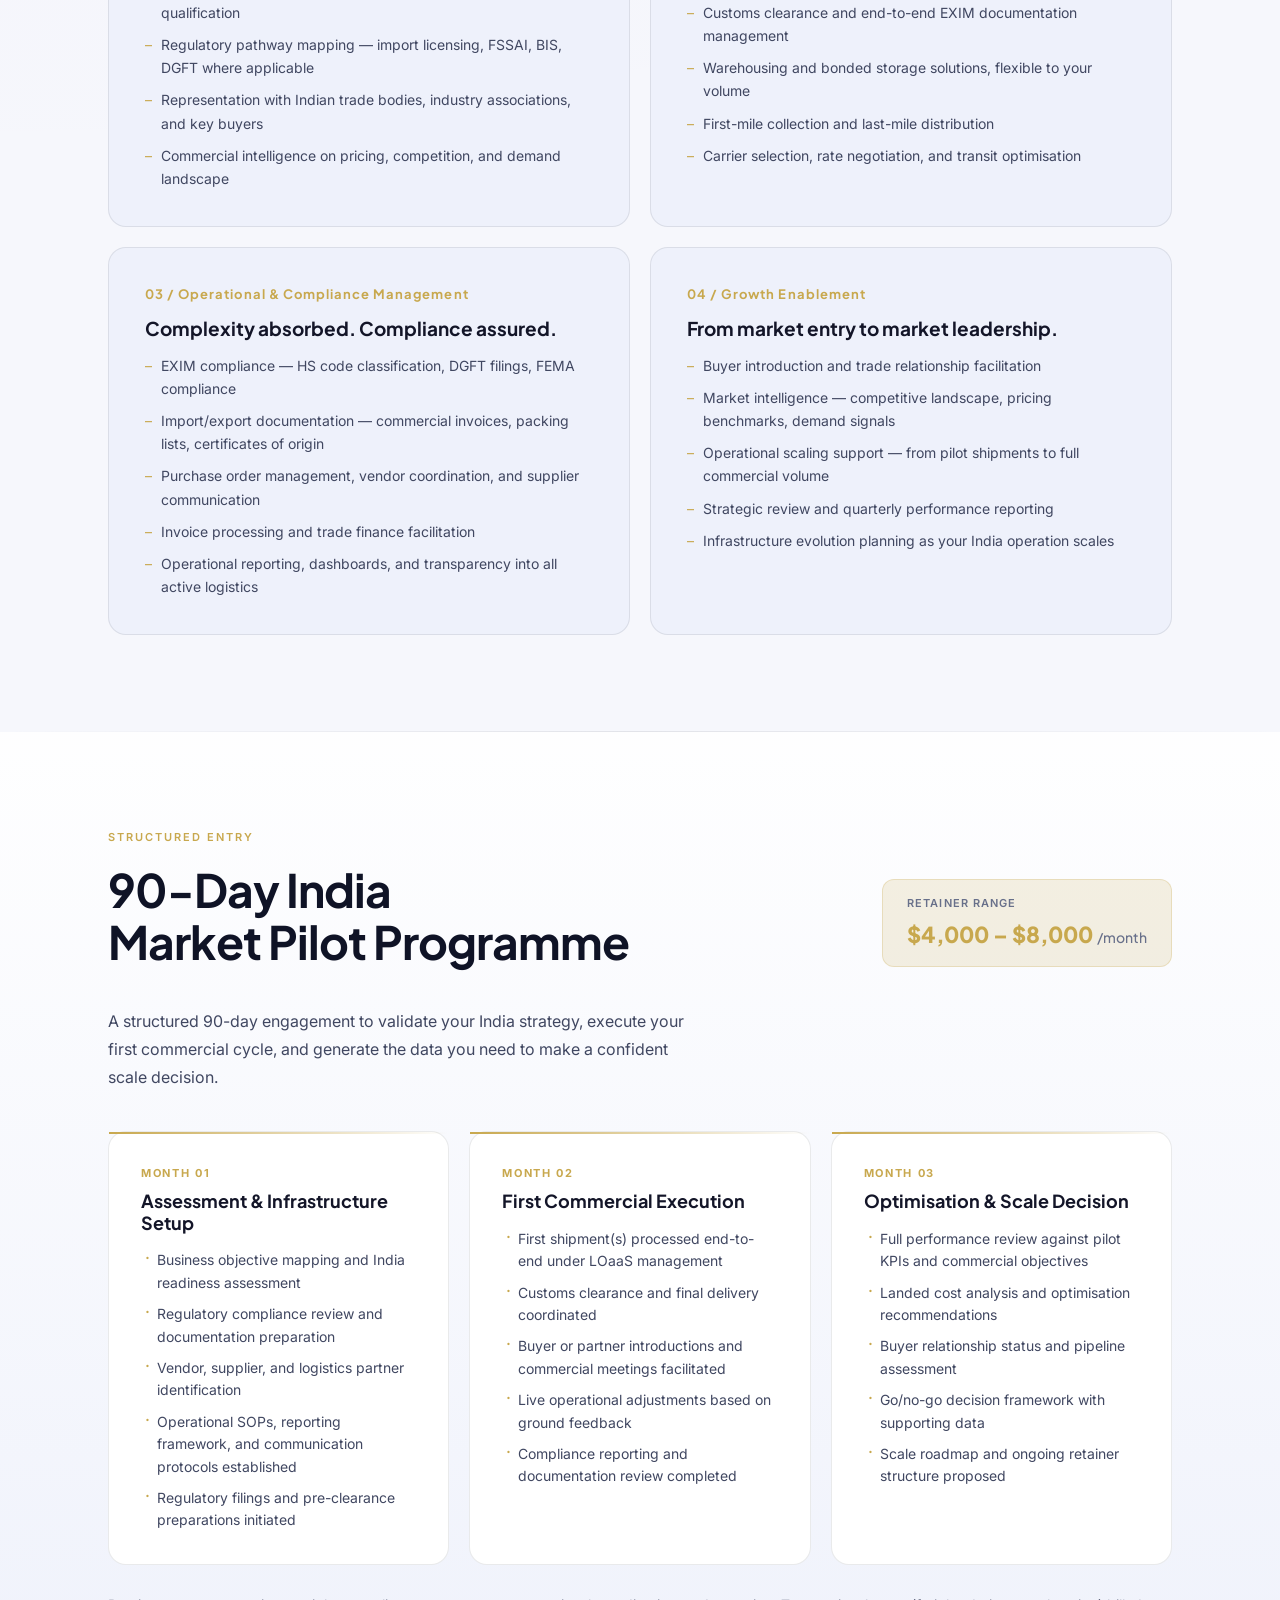
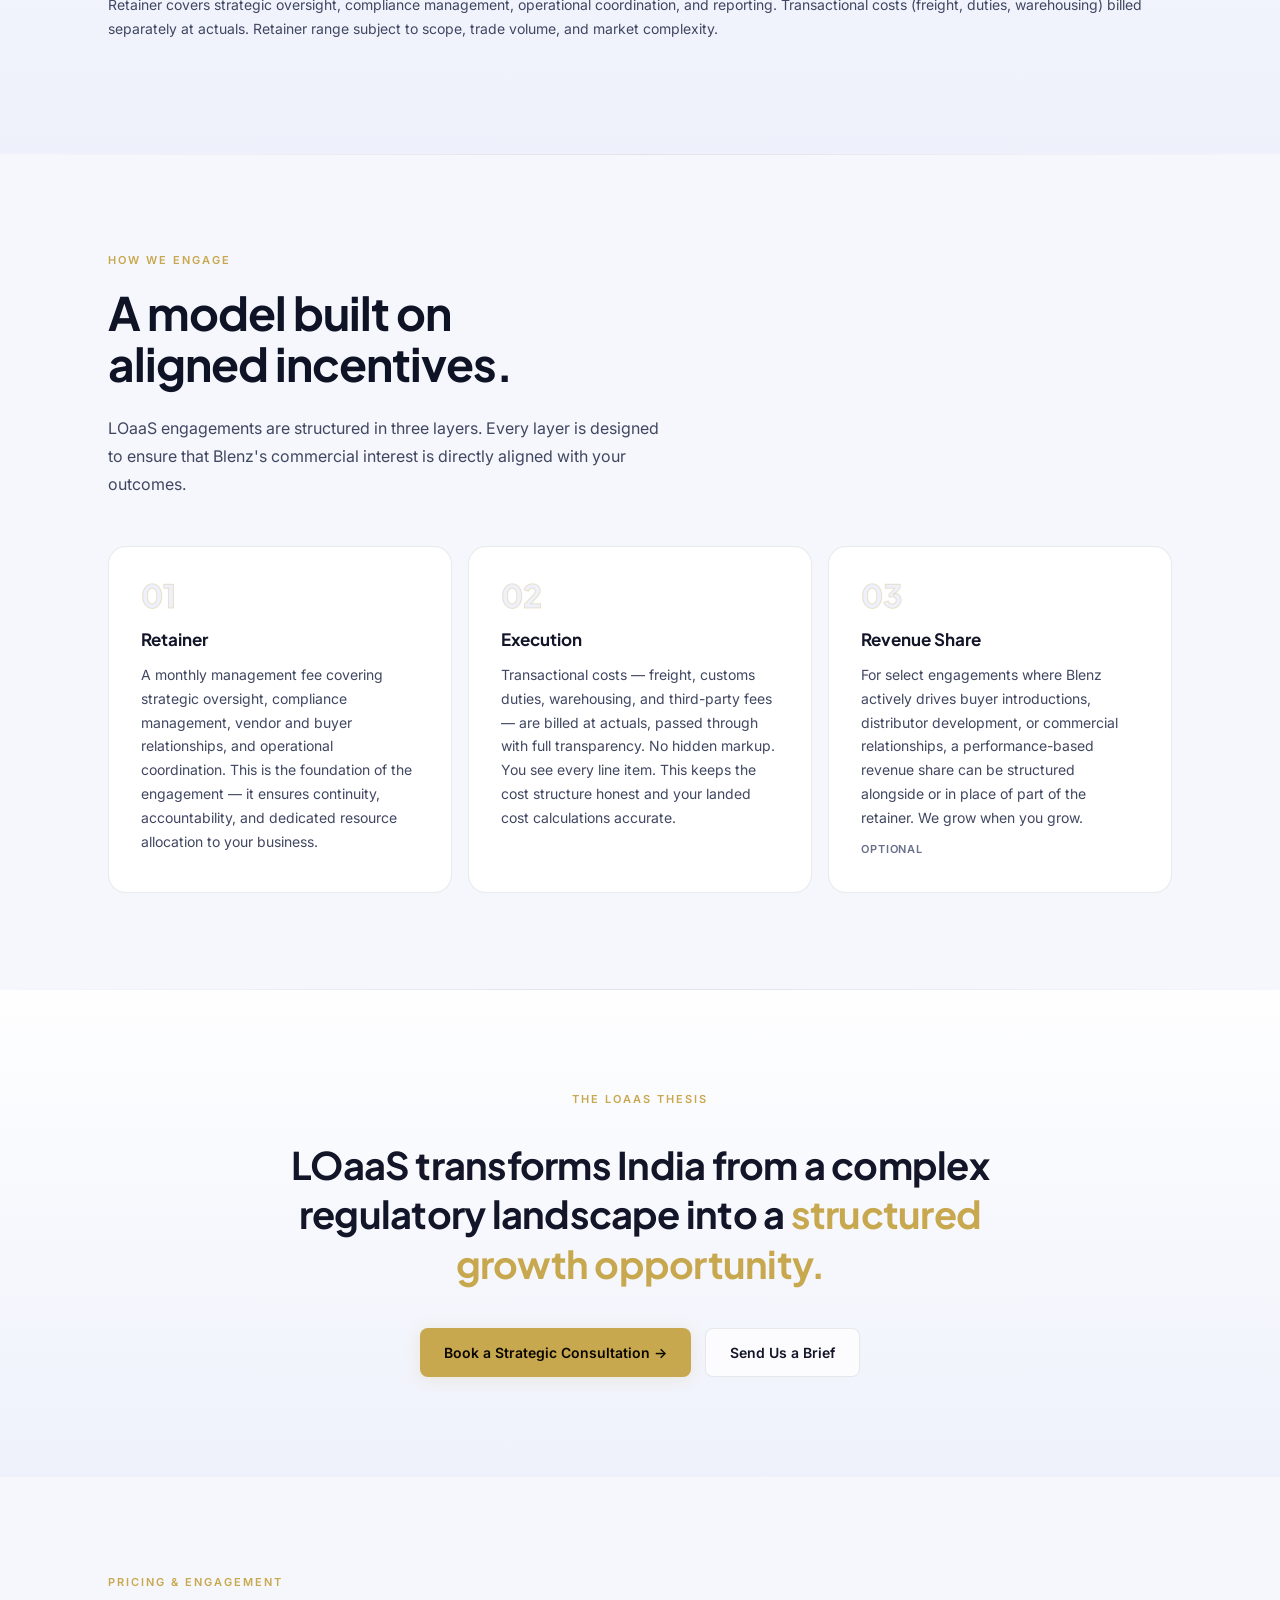
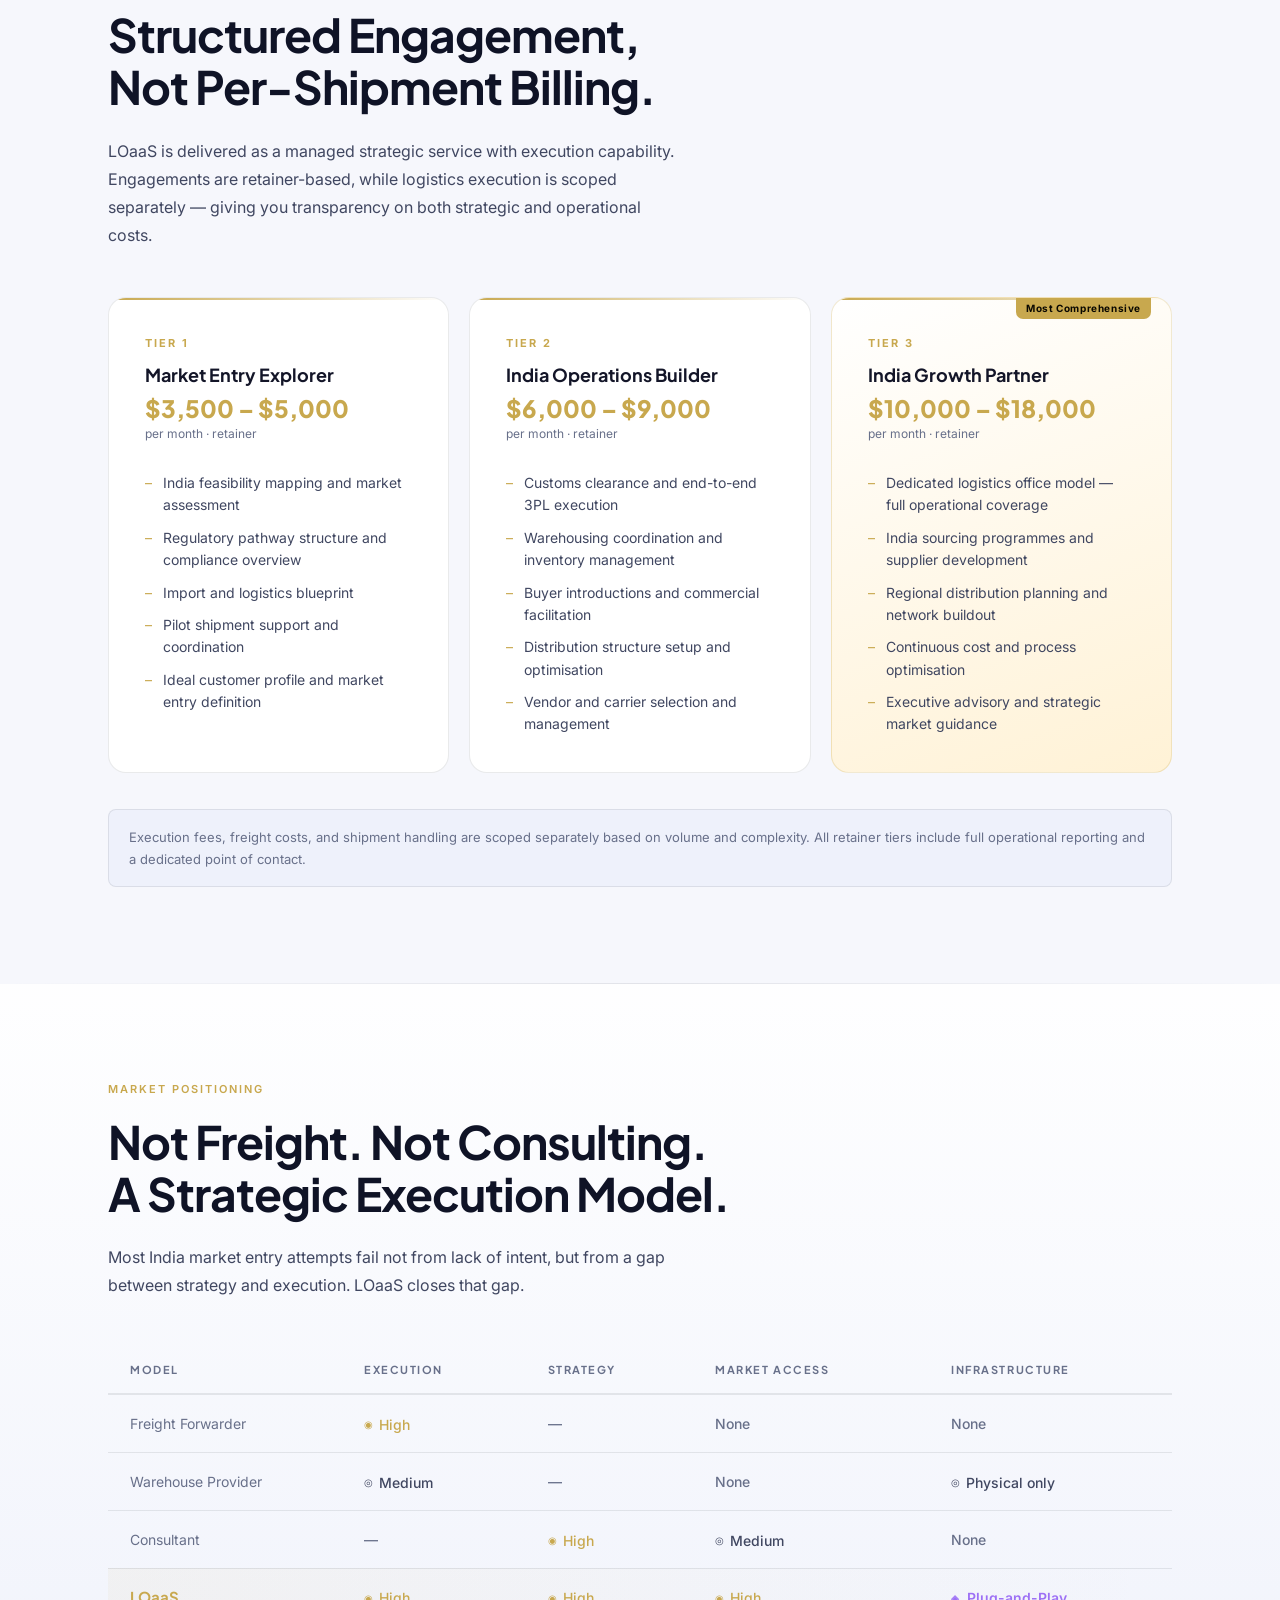
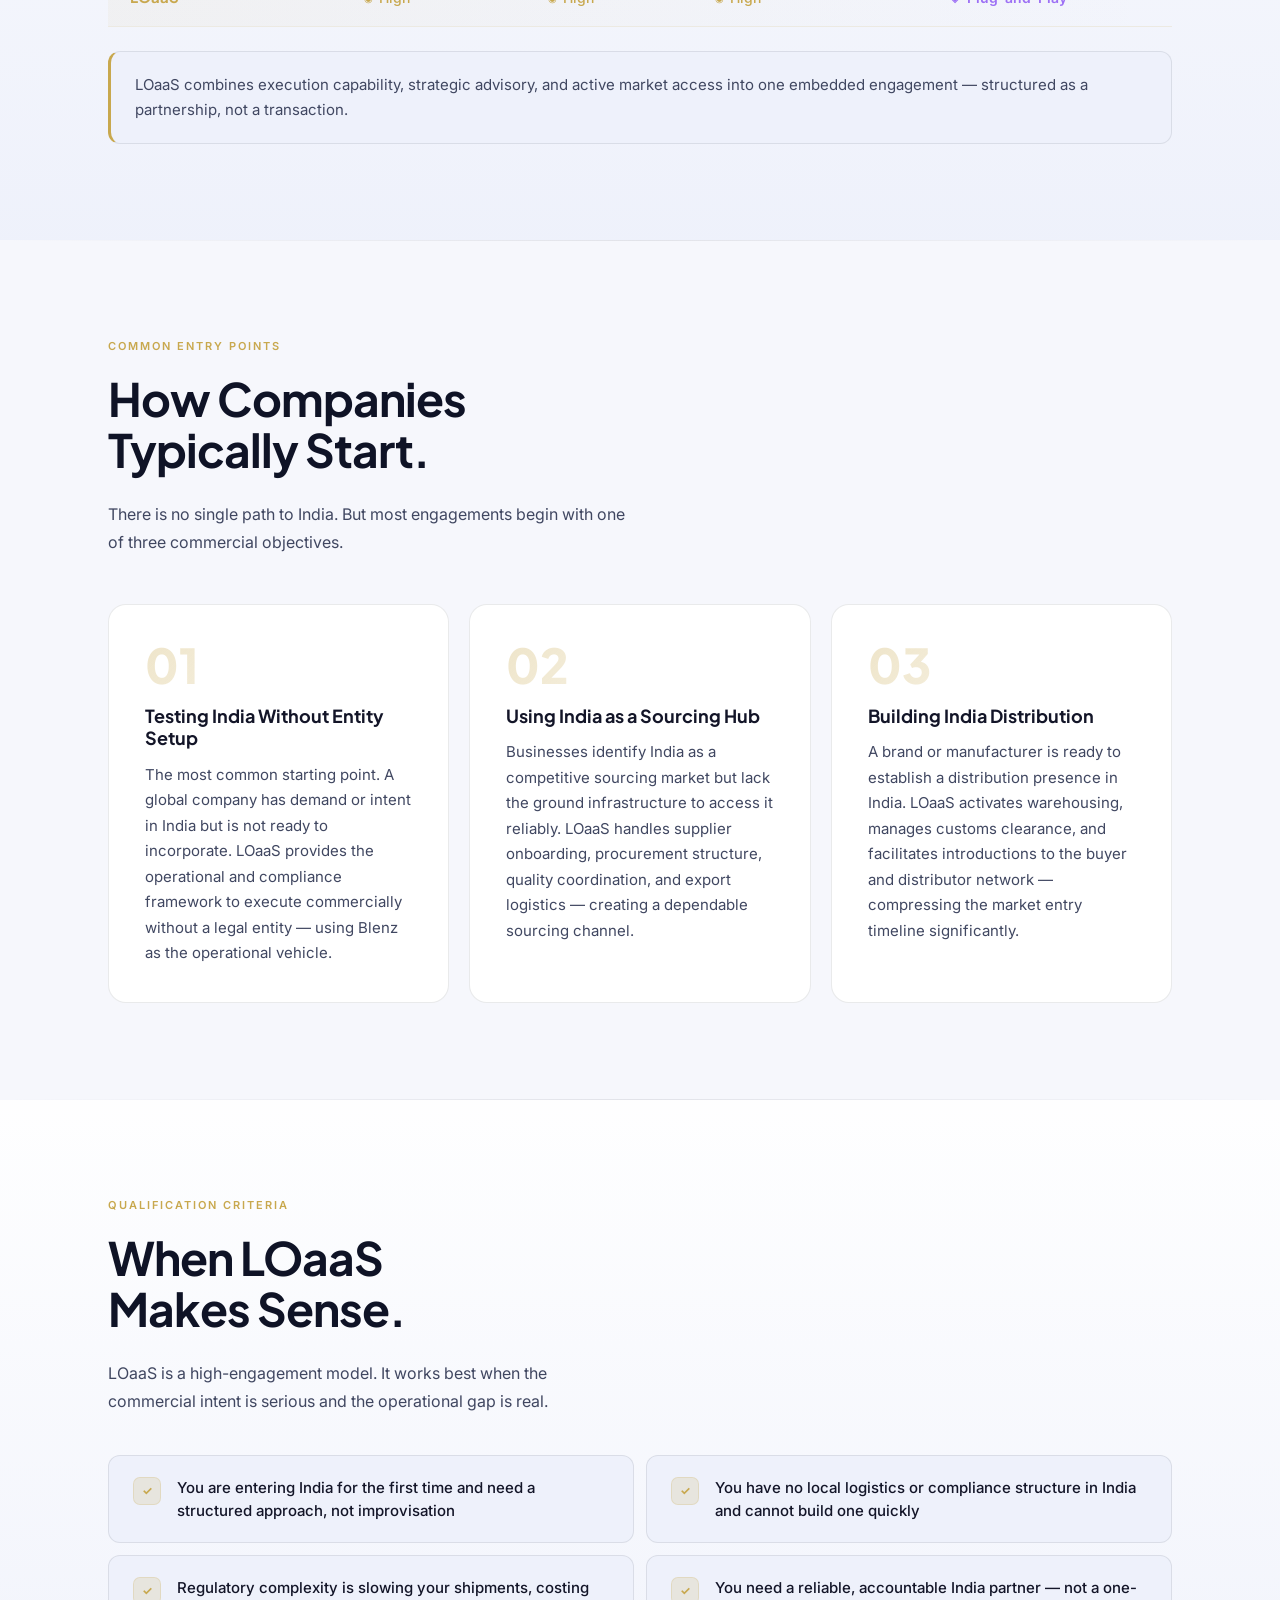
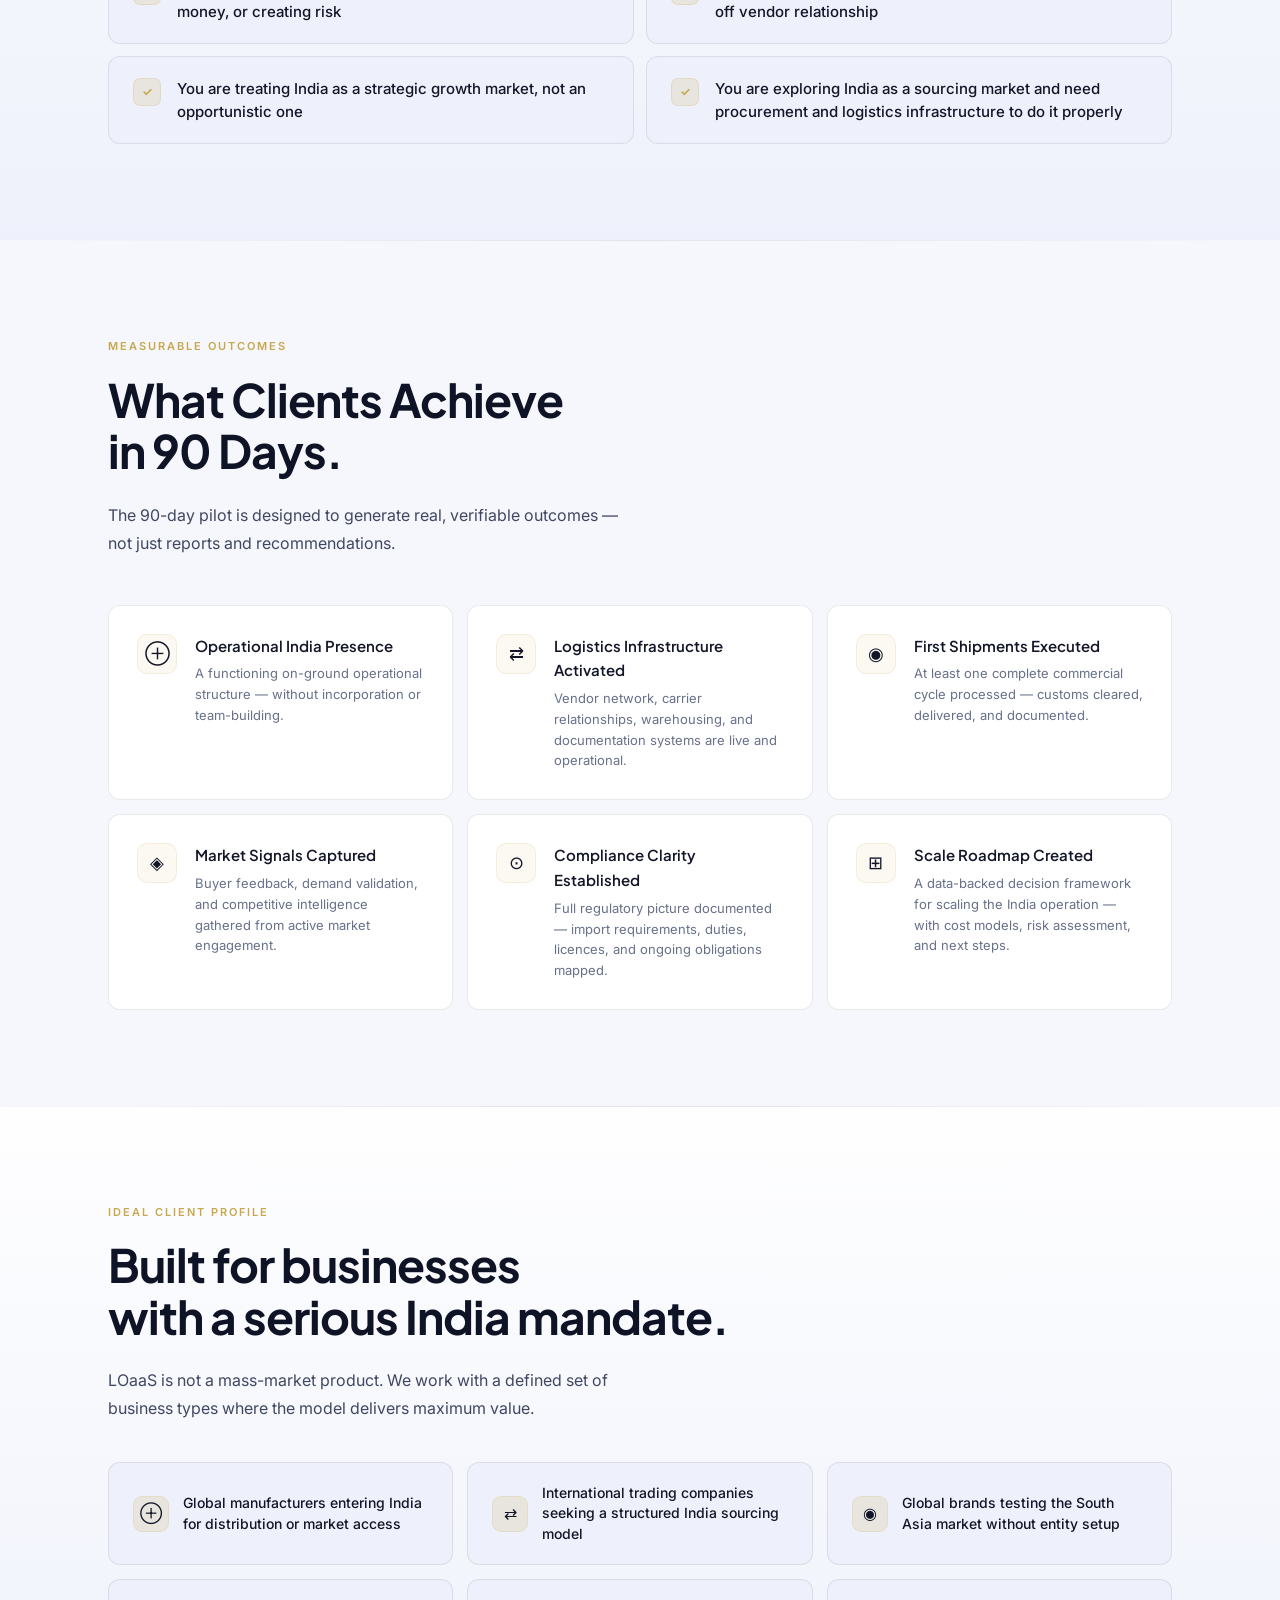
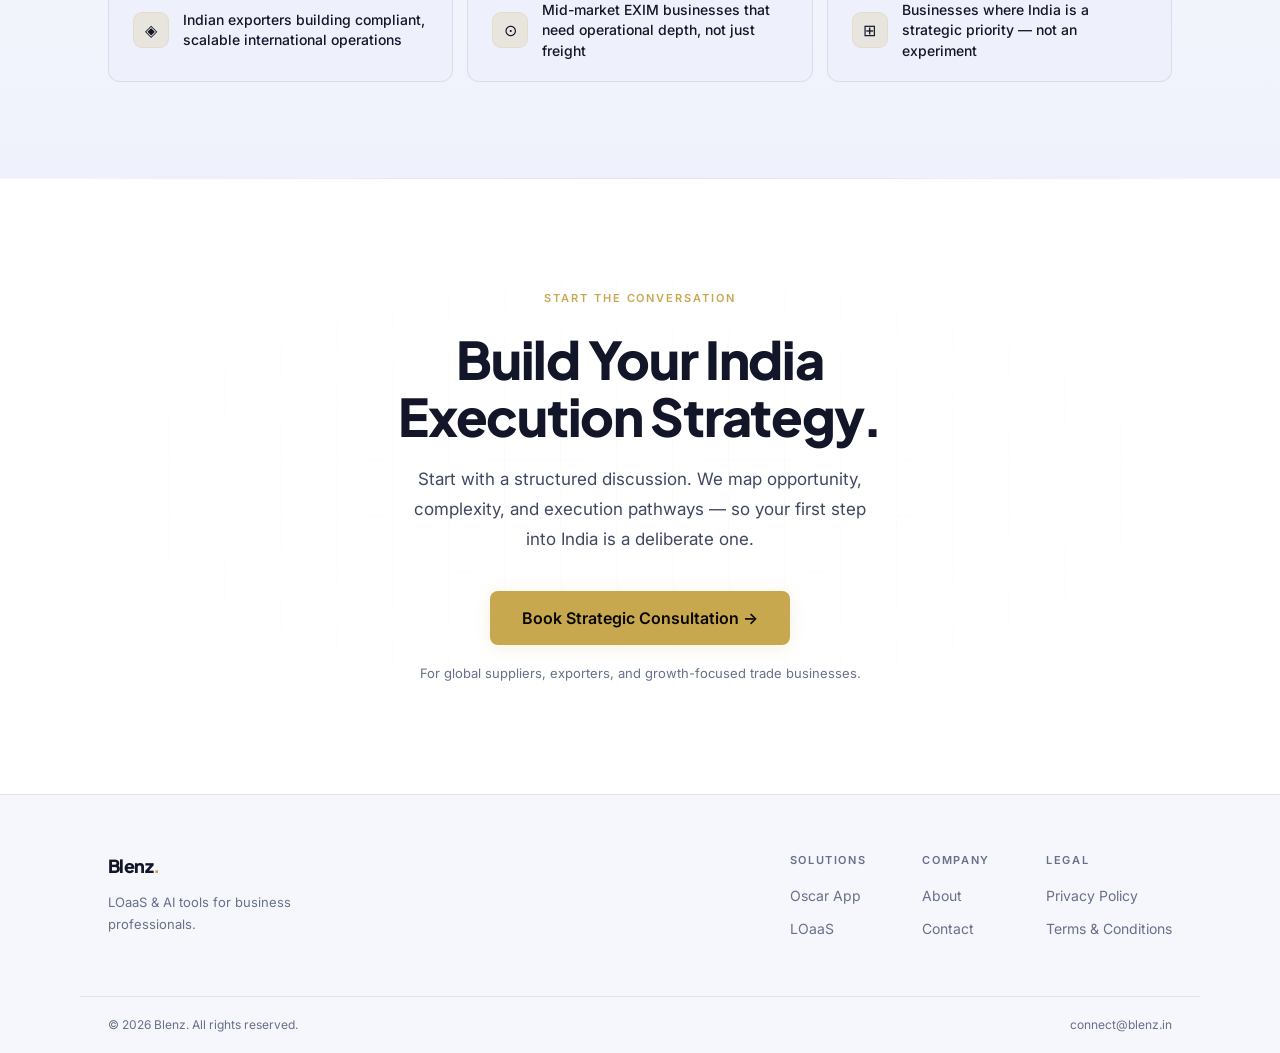
<file: logistics/solutions.html>
<!DOCTYPE html>
<html lang="en">
<head>
  <meta charset="UTF-8" />
  <meta name="viewport" content="width=device-width, initial-scale=1.0" />
  <title>LOaaS — Logistics Office as a Service | Blenz</title>
  <meta name="description" content="LOaaS by Blenz is a plug-and-play logistics and market entry model for global companies entering India — without setting up a legal entity or building infrastructure." />
  <link rel="preconnect" href="https://fonts.googleapis.com" />
  <link rel="preconnect" href="https://fonts.gstatic.com" crossorigin />
  <link href="https://fonts.googleapis.com/css2?family=Plus+Jakarta+Sans:wght@400;500;600;700;800&family=Inter:wght@400;500;600&display=swap" rel="stylesheet" />
  <link rel="stylesheet" href="../style.css" />
  <script>
    (function () {
      try {
        var saved = localStorage.getItem('blenz-theme');
        if (saved === 'light' || saved === 'dark') {
          document.documentElement.setAttribute('data-theme', saved);
          return;
        }
        if (window.matchMedia && window.matchMedia('(prefers-color-scheme: light)').matches) {
          document.documentElement.setAttribute('data-theme', 'light');
        }
      } catch (e) {}
    })();
  </script>
  <style>
    /* ── LOaaS page-specific styles ─────────────────── */
    .loaas-hero {
      min-height: 92vh;
      display: flex;
      align-items: center;
      position: relative;
      overflow: hidden;
      padding-top: var(--nav-h);
    }
    .loaas-hero-grid {
      position: absolute; inset: 0;
      background-image:
        linear-gradient(rgba(200,168,78,0.04) 1px, transparent 1px),
        linear-gradient(90deg, rgba(200,168,78,0.04) 1px, transparent 1px);
      background-size: 64px 64px;
      mask-image: radial-gradient(ellipse 80% 60% at 40% 50%, black 30%, transparent 100%);
    }
    .loaas-hero-glow {
      position: absolute;
      width: 600px; height: 600px;
      border-radius: 50%;
      background: rgba(200,168,78,0.06);
      filter: blur(100px);
      right: -100px; top: 50%;
      transform: translateY(-50%);
      pointer-events: none;
    }
    .loaas-hero-content { position: relative; z-index: 1; max-width: 680px; padding-block: 60px; }
    .loaas-kicker {
      display: inline-flex; align-items: center; gap: 8px;
      background: var(--gold-dim);
      border: 1px solid rgba(200,168,78,0.2);
      border-radius: 100px;
      padding: 5px 14px;
      font-size: 12px; font-weight: 600; letter-spacing: 0.1em;
      text-transform: uppercase; color: var(--gold);
      margin-bottom: 28px;
    }
    .loaas-headline {
      font-family: var(--font-head);
      font-size: clamp(34px, 5.5vw, 60px);
      font-weight: 800;
      line-height: 1.07;
      letter-spacing: -0.025em;
      margin-bottom: 22px;
    }
    .loaas-headline em {
      font-style: normal;
      color: var(--gold);
    }
    .loaas-subhead {
      font-size: clamp(16px, 1.8vw, 19px);
      color: var(--soft);
      line-height: 1.7;
      max-width: 560px;
      margin-bottom: 40px;
    }

    /* Divider */
    .section-divider {
      height: 1px;
      background: linear-gradient(90deg, transparent, var(--border), transparent);
      margin-block: 0;
    }

    /* What is LOaaS */
    .loaas-intro-grid {
      display: grid;
      grid-template-columns: 1fr 1.1fr;
      gap: 80px;
      align-items: center;
    }
    .loaas-intro-quote {
      padding: 28px 32px;
      border-radius: var(--radius-lg);
      border: 1px solid var(--border);
      border-left: 3px solid var(--gold);
      background: var(--surface-2);
      margin-top: 32px;
    }
    .loaas-intro-quote p {
      font-family: var(--font-head);
      font-size: 17px; font-weight: 600;
      line-height: 1.6; color: var(--text);
      margin: 0;
    }

    /* Who it's for */
    .audience-grid {
      display: grid;
      grid-template-columns: 1fr 1fr;
      gap: 20px;
      margin-top: 48px;
    }
    .audience-card {
      padding: 36px;
      border-radius: var(--radius-lg);
      border: 1px solid var(--border);
      background: var(--surface);
      position: relative; overflow: hidden;
    }
    .audience-card::before {
      content: '';
      position: absolute; top: 0; left: 0; right: 0; height: 2px;
    }
    .audience-card--global::before { background: linear-gradient(90deg, var(--gold), rgba(200,168,78,0.2)); }
    .audience-card--india::before { background: linear-gradient(90deg, var(--violet-light), rgba(157,112,245,0.2)); }
    .audience-type {
      font-size: 11px; font-weight: 700; letter-spacing: 0.18em;
      text-transform: uppercase; margin-bottom: 12px;
    }
    .audience-card--global .audience-type { color: var(--gold); }
    .audience-card--india .audience-type { color: var(--violet-light); }
    .audience-card h3 {
      font-family: var(--font-head); font-size: 22px; font-weight: 700;
      line-height: 1.25; margin-bottom: 14px;
    }
    .audience-card p { font-size: 15px; color: var(--soft); line-height: 1.7; margin-bottom: 20px; }
    .audience-list { display: flex; flex-direction: column; gap: 9px; }
    .audience-list li {
      font-size: 14px; color: var(--soft);
      padding-left: 18px; position: relative;
    }
    .audience-list li::before { content: '→'; position: absolute; left: 0; font-size: 12px; }
    .audience-card--global .audience-list li::before { color: var(--gold); }
    .audience-card--india .audience-list li::before { color: var(--violet-light); }

    /* Delivers */
    .delivers-grid {
      display: grid;
      grid-template-columns: 1fr 1fr;
      gap: 20px;
      margin-top: 48px;
    }
    .deliver-card {
      padding: 36px;
      border-radius: var(--radius-lg);
      border: 1px solid var(--border);
      background: var(--surface-2);
      transition: border-color 0.2s;
    }
    .deliver-card:hover { border-color: rgba(200,168,78,0.2); }
    .deliver-num {
      font-family: var(--font-head); font-size: 13px; font-weight: 700;
      color: var(--gold); letter-spacing: 0.08em; margin-bottom: 12px;
    }
    .deliver-card h4 {
      font-family: var(--font-head); font-size: 19px; font-weight: 700;
      margin-bottom: 14px; line-height: 1.2;
    }
    .deliver-card ul { display: flex; flex-direction: column; gap: 9px; }
    .deliver-card li {
      font-size: 14px; color: var(--soft); line-height: 1.65;
      padding-left: 16px; position: relative;
    }
    .deliver-card li::before { content: '–'; position: absolute; left: 0; color: var(--gold); }

    /* 90-Day Pilot */
    .pilot-header {
      display: flex; align-items: flex-end;
      justify-content: space-between; flex-wrap: wrap;
      gap: 20px; margin-bottom: 40px;
    }
    .pilot-retainer {
      padding: 14px 24px;
      border-radius: var(--radius);
      background: var(--gold-dim);
      border: 1px solid rgba(200,168,78,0.25);
    }
    .pilot-retainer .ret-label { font-size: 11px; color: var(--muted); font-weight: 600; letter-spacing: 0.1em; text-transform: uppercase; margin-bottom: 4px; }
    .pilot-retainer .ret-amount { font-family: var(--font-head); font-size: 22px; font-weight: 800; color: var(--gold); }

    .pilot-grid {
      display: grid;
      grid-template-columns: repeat(3, 1fr);
      gap: 20px;
    }
    .pilot-month {
      padding: 32px;
      border-radius: var(--radius-lg);
      border: 1px solid var(--border);
      background: var(--surface);
      position: relative;
    }
    .pilot-month::before {
      content: '';
      position: absolute; top: 0; left: 0; right: 0; height: 2px;
      background: linear-gradient(90deg, var(--gold), transparent);
    }
    .month-label {
      font-size: 11px; font-weight: 700; letter-spacing: 0.15em;
      text-transform: uppercase; color: var(--gold); margin-bottom: 8px;
    }
    .pilot-month h4 {
      font-family: var(--font-head); font-size: 18px; font-weight: 700;
      margin-bottom: 16px; line-height: 1.2;
    }
    .pilot-month ul { display: flex; flex-direction: column; gap: 9px; }
    .pilot-month li {
      font-size: 14px; color: var(--soft); line-height: 1.6;
      padding-left: 16px; position: relative;
    }
    .pilot-month li::before { content: '·'; position: absolute; left: 4px; color: var(--gold); font-size: 18px; line-height: 1; }

    /* Engagement Model */
    .engagement-grid {
      display: grid;
      grid-template-columns: repeat(3, 1fr);
      gap: 16px;
      margin-top: 48px;
    }
    .engagement-card {
      padding: 32px;
      border-radius: var(--radius-lg);
      border: 1px solid var(--border);
      background: var(--surface);
    }
    .eng-num {
      font-family: var(--font-head); font-size: 32px; font-weight: 800;
      color: var(--surface-2); -webkit-text-stroke: 1px rgba(200,168,78,0.3);
      margin-bottom: 14px; line-height: 1;
    }
    .engagement-card h4 {
      font-family: var(--font-head); font-size: 17px; font-weight: 700;
      margin-bottom: 10px;
    }
    .engagement-card p { font-size: 14px; color: var(--soft); line-height: 1.7; margin: 0; }
    .eng-optional {
      display: inline-block; margin-top: 10px;
      font-size: 11px; font-weight: 600; letter-spacing: 0.08em;
      text-transform: uppercase; color: var(--muted);
    }

    /* Closing */
    .closing-section {
      padding-block: 100px;
      text-align: center;
    }
    .closing-statement {
      font-family: var(--font-head);
      font-size: clamp(22px, 3.5vw, 38px);
      font-weight: 700;
      line-height: 1.3;
      letter-spacing: -0.02em;
      max-width: 740px;
      margin: 0 auto 40px;
    }
    .closing-statement em { font-style: normal; color: var(--gold); }

    @media (max-width: 1024px) {
      .loaas-intro-grid { grid-template-columns: 1fr; gap: 48px; }
      .delivers-grid { grid-template-columns: 1fr; }
      .pilot-grid { grid-template-columns: 1fr; }
      .engagement-grid { grid-template-columns: 1fr; }
      .audience-grid { grid-template-columns: 1fr; }
    }
    @media (max-width: 768px) {
      .pilot-header { flex-direction: column; align-items: flex-start; }
      .closing-section { padding-block: 64px; }
    }

    /* ── NEW SECTIONS ─────────────────────────────────── */

    /* Pricing Tiers */
    .pricing-tier-grid {
      display: grid;
      grid-template-columns: repeat(3, 1fr);
      gap: 20px;
      margin-top: 48px;
    }
    .tier-card {
      padding: 36px;
      border-radius: var(--radius-lg);
      border: 1px solid var(--border);
      background: var(--surface);
      display: flex; flex-direction: column;
      position: relative; overflow: hidden;
    }
    .tier-card::before {
      content: '';
      position: absolute; top: 0; left: 0; right: 0; height: 2px;
      background: linear-gradient(90deg, var(--gold), transparent);
    }
    .tier-card--featured {
      border-color: rgba(200,168,78,0.25);
      background: linear-gradient(160deg, var(--surface), var(--loaas-featured-accent));
    }
    .tier-card--featured::after {
      content: 'Most Comprehensive';
      position: absolute; top: -1px; right: 20px;
      background: var(--gold); color: #0a0800;
      font-size: 10px; font-weight: 700; letter-spacing: 0.06em;
      padding: 3px 10px; border-radius: 0 0 7px 7px;
    }
    .tier-name {
      font-size: 11px; font-weight: 700; letter-spacing: 0.18em;
      text-transform: uppercase; color: var(--gold); margin-bottom: 12px;
    }
    .tier-title {
      font-family: var(--font-head); font-size: 18px; font-weight: 700;
      line-height: 1.25; margin-bottom: 10px;
    }
    .tier-price {
      font-family: var(--font-head); font-size: 24px; font-weight: 800;
      color: var(--gold); line-height: 1; margin-bottom: 4px;
    }
    .tier-price-label { font-size: 12px; color: var(--muted); margin-bottom: 28px; }
    .tier-list { display: flex; flex-direction: column; gap: 10px; flex: 1; }
    .tier-list li {
      font-size: 14px; color: var(--soft); line-height: 1.6;
      padding-left: 18px; position: relative;
    }
    .tier-list li::before { content: '–'; position: absolute; left: 0; color: var(--gold); }
    .tier-note {
      font-size: 13px; color: var(--muted);
      margin-top: 36px; padding: 16px 20px;
      border-radius: 8px; background: var(--surface-2);
      border: 1px solid var(--border); line-height: 1.7;
    }

    /* Comparison Table */
    .compare-wrap { margin-top: 48px; overflow-x: auto; }
    .compare-table { width: 100%; border-collapse: collapse; }
    .compare-table th {
      font-family: var(--font-head); font-size: 11px; font-weight: 700;
      letter-spacing: 0.14em; text-transform: uppercase;
      padding: 14px 22px; color: var(--muted); text-align: left;
      border-bottom: 2px solid var(--border);
    }
    .compare-table th:first-child { width: 22%; }
    .compare-table td {
      padding: 16px 22px; font-size: 14px; color: var(--muted);
      border-bottom: 1px solid var(--border); vertical-align: middle;
    }
    .compare-table tbody tr:hover td { background: rgba(255,255,255,0.01); }
    .compare-table tr.loaas-row { background: linear-gradient(90deg, rgba(200,168,78,0.06), rgba(200,168,78,0.02) 60%, transparent); }
    .compare-table tr.loaas-row td { border-bottom-color: rgba(200,168,78,0.15); }
    .compare-table tr.loaas-row td:first-child { font-family: var(--font-head); font-weight: 700; font-size: 15px; color: var(--gold); }
    .score { display: inline-flex; align-items: center; gap: 6px; font-weight: 500; }
    .score--high { color: var(--gold); }
    .score--high::before { content: '◉'; font-size: 10px; }
    .score--medium { color: var(--soft); }
    .score--medium::before { content: '◎'; font-size: 10px; }
    .score--none { color: var(--muted); }
    .score--pp { color: var(--violet-light); font-weight: 600; }
    .score--pp::before { content: '◈'; font-size: 10px; margin-right: 2px; }
    .compare-caption {
      font-size: 15px; color: var(--soft); margin-top: 24px;
      line-height: 1.7; padding: 20px 24px;
      border-radius: var(--radius); background: var(--surface-2);
      border: 1px solid var(--border);
      border-left: 3px solid var(--gold);
    }

    /* Entry Cards */
    .entry-grid { display: grid; grid-template-columns: repeat(3, 1fr); gap: 20px; margin-top: 48px; }
    .entry-card {
      padding: 36px;
      border-radius: var(--radius-lg);
      border: 1px solid var(--border);
      background: var(--surface);
      transition: border-color 0.2s, transform 0.2s;
    }
    .entry-card:hover { border-color: rgba(200,168,78,0.2); transform: translateY(-3px); }
    .entry-num {
      font-family: var(--font-head); font-size: 48px; font-weight: 800;
      line-height: 1; margin-bottom: 16px;
      background: linear-gradient(135deg, rgba(200,168,78,0.3), rgba(200,168,78,0.05));
      -webkit-background-clip: text; -webkit-text-fill-color: transparent; background-clip: text;
    }
    .entry-card h4 {
      font-family: var(--font-head); font-size: 18px; font-weight: 700;
      margin-bottom: 12px; line-height: 1.25;
    }
    .entry-card p { font-size: 15px; color: var(--soft); line-height: 1.7; margin: 0; }

    /* When LOaaS Makes Sense */
    .sense-grid { display: grid; grid-template-columns: 1fr 1fr; gap: 12px; margin-top: 40px; }
    .sense-item {
      display: flex; gap: 16px; align-items: flex-start;
      padding: 20px 24px; border-radius: var(--radius);
      background: var(--surface-2); border: 1px solid var(--border);
      transition: border-color 0.2s;
    }
    .sense-item:hover { border-color: rgba(200,168,78,0.2); }
    .sense-check {
      width: 28px; height: 28px; border-radius: 7px; flex-shrink: 0;
      background: var(--gold-dim); border: 1px solid rgba(200,168,78,0.2);
      display: flex; align-items: center; justify-content: center;
      color: var(--gold); font-size: 12px; font-weight: 700; margin-top: 1px;
    }
    .sense-item p { font-size: 15px; color: var(--text); font-weight: 500; margin: 0; line-height: 1.55; }

    /* 90-Day Outcomes */
    .outcomes-grid { display: grid; grid-template-columns: repeat(3, 1fr); gap: 14px; margin-top: 48px; }
    .outcome-item {
      padding: 28px; border-radius: var(--radius);
      border: 1px solid var(--border); background: var(--surface);
      display: flex; gap: 18px; align-items: flex-start;
    }
    .outcome-icon {
      width: 40px; height: 40px; border-radius: 10px; flex-shrink: 0;
      background: rgba(200,168,78,0.07); border: 1px solid rgba(200,168,78,0.15);
      display: flex; align-items: center; justify-content: center;
      font-size: 18px; line-height: 1;
    }
    .outcome-item h4 { font-family: var(--font-head); font-size: 15px; font-weight: 600; margin-bottom: 5px; }
    .outcome-item p { font-size: 13px; color: var(--muted); margin: 0; line-height: 1.6; }

    /* Ideal Client Profile */
    .icp-grid { display: grid; grid-template-columns: repeat(3, 1fr); gap: 14px; margin-top: 40px; }
    .icp-item {
      display: flex; gap: 14px; align-items: center;
      padding: 20px 24px; border-radius: var(--radius);
      border: 1px solid var(--border); background: var(--surface-2);
      transition: border-color 0.2s;
    }
    .icp-item:hover { border-color: rgba(200,168,78,0.2); }
    .icp-icon {
      width: 36px; height: 36px; border-radius: 9px; flex-shrink: 0;
      background: var(--gold-dim); border: 1px solid rgba(200,168,78,0.15);
      display: flex; align-items: center; justify-content: center;
      font-size: 16px;
    }
    .icp-item p { font-size: 14px; font-weight: 500; color: var(--text); margin: 0; line-height: 1.45; }

    /* Final CTA */
    .final-cta {
      padding-block: 110px; text-align: center;
      background: var(--surface);
      position: relative; overflow: hidden;
    }
    .final-cta::before {
      content: '';
      position: absolute; inset: 0;
      background-image:
        linear-gradient(rgba(200,168,78,0.03) 1px, transparent 1px),
        linear-gradient(90deg, rgba(200,168,78,0.03) 1px, transparent 1px);
      background-size: 56px 56px;
      mask-image: radial-gradient(ellipse 70% 60% at 50% 50%, black, transparent);
    }
    .final-cta-inner { position: relative; z-index: 1; }
    .final-cta h2 {
      font-family: var(--font-head);
      font-size: clamp(30px, 4.5vw, 52px);
      font-weight: 800; letter-spacing: -0.025em;
      line-height: 1.1; margin-bottom: 20px;
    }
    .final-cta .cta-copy {
      font-size: 17px; color: var(--soft);
      max-width: 480px; margin: 0 auto 36px; line-height: 1.75;
    }
    .final-cta .cta-subtext { font-size: 13px; color: var(--muted); margin-top: 18px; }

    @media (max-width: 1024px) {
      .pricing-tier-grid { grid-template-columns: 1fr; }
      .entry-grid { grid-template-columns: 1fr; }
      .outcomes-grid { grid-template-columns: 1fr 1fr; }
      .icp-grid { grid-template-columns: 1fr 1fr; }
    }
    @media (max-width: 768px) {
      .sense-grid { grid-template-columns: 1fr; }
      .outcomes-grid { grid-template-columns: 1fr; }
      .icp-grid { grid-template-columns: 1fr; }
      .compare-table th, .compare-table td { padding: 10px 14px; font-size: 13px; }
      .final-cta { padding-block: 72px; }
    }
  </style>
</head>
<body>

<!-- NAV -->
<header class="nav-wrap scrolled" id="nav">
  <nav class="nav container">
    <a href="../index.html" class="nav-logo">Blenz<span class="logo-dot">.</span></a>
    <ul class="nav-links">
      <li class="has-dropdown">
        <button class="nav-btn">Solutions <span class="nav-chevron">▾</span></button>
        <div class="dropdown">
          <a href="../AI-SaaS/oscar.html" class="dropdown-item">
            <span class="ditem-name">Oscar App</span>
            <span class="badge-beta">Beta</span>
          </a>
          <div class="dropdown-divider"></div>
          <a href="solutions.html" class="dropdown-item" style="color:var(--text)">
            <span class="ditem-name">LOaaS</span>
          </a>
        </div>
      </li>
      <li><a href="../index.html#about">About</a></li>
      <li><a href="../index.html#contact">Contact</a></li>
      <li>
        <button type="button" class="theme-toggle" data-theme-toggle aria-pressed="false" aria-label="Switch to light theme">
          <span class="theme-toggle__icon" data-theme-icon aria-hidden="true">☾</span>
          <span class="theme-toggle__label" data-theme-label>Dark</span>
        </button>
      </li>
    </ul>
    <a href="../index.html#contact" class="btn btn-gold nav-cta" data-service="logistics">Book a Consultation</a>
    <button class="nav-toggle" id="nav-toggle" aria-label="Menu">
      <span></span><span></span><span></span>
    </button>
  </nav>
  <div class="nav-mobile" id="nav-mobile">
    <a href="../AI-SaaS/oscar.html">Oscar App <span class="badge-beta">Beta</span></a>
    <a href="solutions.html">LOaaS</a>
    <a href="../index.html#about">About</a>
    <a href="../index.html#contact">Contact</a>
    <button type="button" class="theme-toggle" data-theme-toggle aria-pressed="false" aria-label="Switch to light theme">
      <span class="theme-toggle__icon" data-theme-icon aria-hidden="true">☾</span>
      <span class="theme-toggle__label" data-theme-label>Dark</span>
    </button>
    <a href="../index.html#contact" class="btn btn-outline-sm">Book a Call</a>
  </div>
</header>

<!-- HERO -->
<section class="loaas-hero">
  <div class="loaas-hero-grid"></div>
  <div class="loaas-hero-glow"></div>
  <div class="container">
    <div class="loaas-hero-content" data-animate>
      <div class="loaas-kicker">LOaaS — Logistics Office as a Service</div>
      <h1 class="loaas-headline">
        Enter India.<br />
        Operate Seamlessly.<br />
        <em>Scale Without Infrastructure.</em>
      </h1>
      <p class="loaas-subhead">
        LOaaS is a plug-and-play logistics and market entry model for global exporters entering India — and Indian exporters building structured, scalable operations.
      </p>
      <div class="hero-ctas">
        <a href="../index.html#contact" class="btn btn-gold" data-service="logistics">Book a Strategic Consultation →</a>
        <a href="#what-is-loaas" class="btn btn-outline">What Is LOaaS</a>
      </div>
    </div>
  </div>
</section>

<div class="section-divider"></div>

<!-- WHAT IS LOAAS -->
<section class="section" id="what-is-loaas">
  <div class="container">
    <div class="loaas-intro-grid">
      <div data-animate>
        <div class="eyebrow eyebrow--gold">What Is LOaaS</div>
        <h2 class="section-title">Your operational office<br />in India — without<br /><span class="text-gold">setting one up.</span></h2>
        <p class="body-text">LOaaS — Logistics Office as a Service — is a managed operational infrastructure model that enables global companies to enter and operate in India without setting up a legal entity, hiring a local team, or investing in physical infrastructure.</p>
        <p class="body-text">Through LOaaS, Blenz functions as your on-ground operational arm. We take ownership of compliance, vendor relationships, customs execution, and logistics coordination — while you retain full commercial control and strategic direction.</p>
        <p class="body-text">This is not freight forwarding. It is not a courier arrangement. LOaaS is a structured, retainer-based partnership designed for businesses that want to grow in India without the complexity that typically comes with it.</p>
        <div class="loaas-intro-quote">
          <p>"India is one of the world's most significant emerging markets — and one of its most operationally complex. LOaaS gives you the infrastructure to act like you're already here, without being here."</p>
        </div>
      </div>
      <div data-animate>
        <div class="split-features">
          <div class="feat-item">
            <div class="feat-num feat-num--gold">01</div>
            <div>
              <h4>No legal entity required</h4>
              <p>Operate in India commercially without incorporation — LOaaS provides the operational and compliance layer that makes this possible.</p>
            </div>
          </div>
          <div class="feat-item">
            <div class="feat-num feat-num--gold">02</div>
            <div>
              <h4>Plug-and-play activation</h4>
              <p>LOaaS integrates into your existing business model. No infrastructure build-out, no long ramp-up — operational from the first engagement cycle.</p>
            </div>
          </div>
          <div class="feat-item">
            <div class="feat-num feat-num--gold">03</div>
            <div>
              <h4>Full-stack operational scope</h4>
              <p>From regulatory compliance and customs to warehousing, last-mile, and buyer relationships — LOaaS covers the entire operational surface area.</p>
            </div>
          </div>
          <div class="feat-item">
            <div class="feat-num feat-num--gold">04</div>
            <div>
              <h4>Aligned incentives</h4>
              <p>We operate as a strategic partner, not a vendor. Our engagement model is structured so that your growth is our growth.</p>
            </div>
          </div>
        </div>
      </div>
    </div>
  </div>
</section>

<div class="section-divider"></div>

<!-- WHO IT'S FOR -->
<section class="section section--dark" id="who">
  <div class="container">
    <div class="eyebrow eyebrow--gold" data-animate>Who It's For</div>
    <h2 class="section-title" data-animate>Two distinct use cases.<br />One operational model.</h2>
    <div class="audience-grid">

      <div class="audience-card audience-card--global" data-animate>
        <div class="audience-type">Global Suppliers &amp; Brands</div>
        <h3>Entering India without the overhead</h3>
        <p>For international companies that want market access, distribution presence, or sourcing partnerships in India — without the cost and complexity of incorporation, regulatory compliance, and team-building.</p>
        <ul class="audience-list">
          <li>International brands testing the Indian market</li>
          <li>Overseas manufacturers seeking Indian distribution</li>
          <li>Global exporters with active Indian demand but no operational backbone</li>
          <li>Companies needing a trusted, accountable local presence</li>
          <li>Foreign firms navigating import licensing, FSSAI, BIS, or DGFT requirements</li>
        </ul>
      </div>

      <div class="audience-card audience-card--india" data-animate>
        <div class="audience-type">Indian Exporters &amp; Manufacturers</div>
        <h3>Structured 3PL &amp; global buyer access</h3>
        <p>For Indian businesses that are ready to scale exports but lack the structured logistics infrastructure, documentation capability, or international buyer relationships to do it efficiently.</p>
        <ul class="audience-list">
          <li>Indian manufacturers entering export markets for the first time</li>
          <li>Trading houses seeking structured 3PL and compliance support</li>
          <li>SMEs and mid-market businesses building export operations</li>
          <li>Companies looking for a distribution and warehousing partner</li>
          <li>Businesses seeking access to vetted international buyer networks</li>
        </ul>
      </div>

    </div>
  </div>
</section>

<div class="section-divider"></div>

<!-- WHAT LOAAS DELIVERS -->
<section class="section" id="delivers">
  <div class="container">
    <div class="eyebrow eyebrow--gold" data-animate>What LOaaS Delivers</div>
    <h2 class="section-title" data-animate>Four pillars of<br />operational capability.</h2>
    <div class="delivers-grid">

      <div class="deliver-card" data-animate>
        <div class="deliver-num">01 / Strategic Market Access Infrastructure</div>
        <h4>Be in the market before you're in the market.</h4>
        <ul>
          <li>India market entry advisory and go-to-market strategy</li>
          <li>Local partner, distributor, and buyer identification and qualification</li>
          <li>Regulatory pathway mapping — import licensing, FSSAI, BIS, DGFT where applicable</li>
          <li>Representation with Indian trade bodies, industry associations, and key buyers</li>
          <li>Commercial intelligence on pricing, competition, and demand landscape</li>
        </ul>
      </div>

      <div class="deliver-card" data-animate>
        <div class="deliver-num">02 / End-to-End 3PL Execution</div>
        <h4>Every shipment. Managed end-to-end.</h4>
        <ul>
          <li>Freight coordination — air, sea, and surface — inbound and outbound</li>
          <li>Customs clearance and end-to-end EXIM documentation management</li>
          <li>Warehousing and bonded storage solutions, flexible to your volume</li>
          <li>First-mile collection and last-mile distribution</li>
          <li>Carrier selection, rate negotiation, and transit optimisation</li>
        </ul>
      </div>

      <div class="deliver-card" data-animate>
        <div class="deliver-num">03 / Operational &amp; Compliance Management</div>
        <h4>Complexity absorbed. Compliance assured.</h4>
        <ul>
          <li>EXIM compliance — HS code classification, DGFT filings, FEMA compliance</li>
          <li>Import/export documentation — commercial invoices, packing lists, certificates of origin</li>
          <li>Purchase order management, vendor coordination, and supplier communication</li>
          <li>Invoice processing and trade finance facilitation</li>
          <li>Operational reporting, dashboards, and transparency into all active logistics</li>
        </ul>
      </div>

      <div class="deliver-card" data-animate>
        <div class="deliver-num">04 / Growth Enablement</div>
        <h4>From market entry to market leadership.</h4>
        <ul>
          <li>Buyer introduction and trade relationship facilitation</li>
          <li>Market intelligence — competitive landscape, pricing benchmarks, demand signals</li>
          <li>Operational scaling support — from pilot shipments to full commercial volume</li>
          <li>Strategic review and quarterly performance reporting</li>
          <li>Infrastructure evolution planning as your India operation scales</li>
        </ul>
      </div>

    </div>
  </div>
</section>

<div class="section-divider"></div>

<!-- 90-DAY PILOT -->
<section class="section section--dark" id="pilot">
  <div class="container">
    <div class="eyebrow eyebrow--gold" data-animate>Structured Entry</div>
    <div class="pilot-header" data-animate>
      <h2 class="section-title" style="margin-bottom:0">90-Day India<br />Market Pilot Programme</h2>
      <div class="pilot-retainer">
        <div class="ret-label">Retainer Range</div>
        <div class="ret-amount">$4,000 – $8,000 <span style="font-size:14px;font-weight:500;color:var(--muted)">/month</span></div>
      </div>
    </div>
    <p class="body-text" data-animate style="max-width:600px;margin-bottom:40px">A structured 90-day engagement to validate your India strategy, execute your first commercial cycle, and generate the data you need to make a confident scale decision.</p>
    <div class="pilot-grid" data-animate>

      <div class="pilot-month">
        <div class="month-label">Month 01</div>
        <h4>Assessment &amp; Infrastructure Setup</h4>
        <ul>
          <li>Business objective mapping and India readiness assessment</li>
          <li>Regulatory compliance review and documentation preparation</li>
          <li>Vendor, supplier, and logistics partner identification</li>
          <li>Operational SOPs, reporting framework, and communication protocols established</li>
          <li>Regulatory filings and pre-clearance preparations initiated</li>
        </ul>
      </div>

      <div class="pilot-month">
        <div class="month-label">Month 02</div>
        <h4>First Commercial Execution</h4>
        <ul>
          <li>First shipment(s) processed end-to-end under LOaaS management</li>
          <li>Customs clearance and final delivery coordinated</li>
          <li>Buyer or partner introductions and commercial meetings facilitated</li>
          <li>Live operational adjustments based on ground feedback</li>
          <li>Compliance reporting and documentation review completed</li>
        </ul>
      </div>

      <div class="pilot-month">
        <div class="month-label">Month 03</div>
        <h4>Optimisation &amp; Scale Decision</h4>
        <ul>
          <li>Full performance review against pilot KPIs and commercial objectives</li>
          <li>Landed cost analysis and optimisation recommendations</li>
          <li>Buyer relationship status and pipeline assessment</li>
          <li>Go/no-go decision framework with supporting data</li>
          <li>Scale roadmap and ongoing retainer structure proposed</li>
        </ul>
      </div>

    </div>
    <p class="body-text" style="margin-top:28px;font-size:14px">Retainer covers strategic oversight, compliance management, operational coordination, and reporting. Transactional costs (freight, duties, warehousing) billed separately at actuals. Retainer range subject to scope, trade volume, and market complexity.</p>
  </div>
</section>

<div class="section-divider"></div>

<!-- ENGAGEMENT MODEL -->
<section class="section" id="engagement">
  <div class="container">
    <div class="eyebrow eyebrow--gold" data-animate>How We Engage</div>
    <h2 class="section-title" data-animate>A model built on<br />aligned incentives.</h2>
    <p class="body-text" data-animate style="max-width:560px">LOaaS engagements are structured in three layers. Every layer is designed to ensure that Blenz's commercial interest is directly aligned with your outcomes.</p>
    <div class="engagement-grid" data-animate>

      <div class="engagement-card">
        <div class="eng-num">01</div>
        <h4>Retainer</h4>
        <p>A monthly management fee covering strategic oversight, compliance management, vendor and buyer relationships, and operational coordination. This is the foundation of the engagement — it ensures continuity, accountability, and dedicated resource allocation to your business.</p>
      </div>

      <div class="engagement-card">
        <div class="eng-num">02</div>
        <h4>Execution</h4>
        <p>Transactional costs — freight, customs duties, warehousing, and third-party fees — are billed at actuals, passed through with full transparency. No hidden markup. You see every line item. This keeps the cost structure honest and your landed cost calculations accurate.</p>
      </div>

      <div class="engagement-card">
        <div class="eng-num">03</div>
        <h4>Revenue Share</h4>
        <p>For select engagements where Blenz actively drives buyer introductions, distributor development, or commercial relationships, a performance-based revenue share can be structured alongside or in place of part of the retainer. We grow when you grow.</p>
        <span class="eng-optional">Optional</span>
      </div>

    </div>
  </div>
</section>

<div class="section-divider"></div>

<!-- CLOSING + CTA -->
<section class="closing-section section--dark">
  <div class="container">
    <p class="eyebrow eyebrow--gold" style="text-align:center;margin-bottom:32px" data-animate>The LOaaS Thesis</p>
    <h2 class="closing-statement" data-animate>
      LOaaS transforms India from a complex regulatory landscape into a <em>structured growth opportunity.</em>
    </h2>
    <div style="display:flex;gap:14px;justify-content:center;flex-wrap:wrap" data-animate>
      <a href="../index.html#contact" class="btn btn-gold" data-service="logistics">Book a Strategic Consultation →</a>
      <a href="../index.html#contact" class="btn btn-outline" data-service="logistics">Send Us a Brief</a>
    </div>
  </div>
</section>

<!-- PRICING & ENGAGEMENT MODEL -->
<section class="section" id="pricing">
  <div class="container">
    <div class="eyebrow eyebrow--gold" data-animate>Pricing &amp; Engagement</div>
    <h2 class="section-title" data-animate>Structured Engagement,<br />Not Per-Shipment Billing.</h2>
    <p class="body-text" data-animate style="max-width:580px">LOaaS is delivered as a managed strategic service with execution capability. Engagements are retainer-based, while logistics execution is scoped separately — giving you transparency on both strategic and operational costs.</p>
    <div class="pricing-tier-grid" data-animate>

      <div class="tier-card">
        <div class="tier-name">Tier 1</div>
        <div class="tier-title">Market Entry Explorer</div>
        <div class="tier-price">$3,500 – $5,000</div>
        <div class="tier-price-label">per month · retainer</div>
        <ul class="tier-list">
          <li>India feasibility mapping and market assessment</li>
          <li>Regulatory pathway structure and compliance overview</li>
          <li>Import and logistics blueprint</li>
          <li>Pilot shipment support and coordination</li>
          <li>Ideal customer profile and market entry definition</li>
        </ul>
      </div>

      <div class="tier-card">
        <div class="tier-name">Tier 2</div>
        <div class="tier-title">India Operations Builder</div>
        <div class="tier-price">$6,000 – $9,000</div>
        <div class="tier-price-label">per month · retainer</div>
        <ul class="tier-list">
          <li>Customs clearance and end-to-end 3PL execution</li>
          <li>Warehousing coordination and inventory management</li>
          <li>Buyer introductions and commercial facilitation</li>
          <li>Distribution structure setup and optimisation</li>
          <li>Vendor and carrier selection and management</li>
        </ul>
      </div>

      <div class="tier-card tier-card--featured">
        <div class="tier-name">Tier 3</div>
        <div class="tier-title">India Growth Partner</div>
        <div class="tier-price">$10,000 – $18,000</div>
        <div class="tier-price-label">per month · retainer</div>
        <ul class="tier-list">
          <li>Dedicated logistics office model — full operational coverage</li>
          <li>India sourcing programmes and supplier development</li>
          <li>Regional distribution planning and network buildout</li>
          <li>Continuous cost and process optimisation</li>
          <li>Executive advisory and strategic market guidance</li>
        </ul>
      </div>

    </div>
    <p class="tier-note" data-animate>Execution fees, freight costs, and shipment handling are scoped separately based on volume and complexity. All retainer tiers include full operational reporting and a dedicated point of contact.</p>
  </div>
</section>

<div class="section-divider"></div>

<!-- WHERE LOAAS FITS -->
<section class="section section--dark" id="positioning">
  <div class="container">
    <div class="eyebrow eyebrow--gold" data-animate>Market Positioning</div>
    <h2 class="section-title" data-animate>Not Freight. Not Consulting.<br />A Strategic Execution Model.</h2>
    <p class="body-text" data-animate style="max-width:560px">Most India market entry attempts fail not from lack of intent, but from a gap between strategy and execution. LOaaS closes that gap.</p>
    <div class="compare-wrap" data-animate>
      <table class="compare-table">
        <thead>
          <tr>
            <th>Model</th>
            <th>Execution</th>
            <th>Strategy</th>
            <th>Market Access</th>
            <th>Infrastructure</th>
          </tr>
        </thead>
        <tbody>
          <tr>
            <td>Freight Forwarder</td>
            <td><span class="score score--high">High</span></td>
            <td><span class="score score--none">—</span></td>
            <td><span class="score score--none">None</span></td>
            <td><span class="score score--none">None</span></td>
          </tr>
          <tr>
            <td>Warehouse Provider</td>
            <td><span class="score score--medium">Medium</span></td>
            <td><span class="score score--none">—</span></td>
            <td><span class="score score--none">None</span></td>
            <td><span class="score score--medium">Physical only</span></td>
          </tr>
          <tr>
            <td>Consultant</td>
            <td><span class="score score--none">—</span></td>
            <td><span class="score score--high">High</span></td>
            <td><span class="score score--medium">Medium</span></td>
            <td><span class="score score--none">None</span></td>
          </tr>
          <tr class="loaas-row">
            <td>LOaaS</td>
            <td><span class="score score--high">High</span></td>
            <td><span class="score score--high">High</span></td>
            <td><span class="score score--high">High</span></td>
            <td><span class="score score--pp">Plug-and-Play</span></td>
          </tr>
        </tbody>
      </table>
    </div>
    <p class="compare-caption" data-animate>LOaaS combines execution capability, strategic advisory, and active market access into one embedded engagement — structured as a partnership, not a transaction.</p>
  </div>
</section>

<div class="section-divider"></div>

<!-- HOW COMPANIES TYPICALLY START -->
<section class="section" id="start">
  <div class="container">
    <div class="eyebrow eyebrow--gold" data-animate>Common Entry Points</div>
    <h2 class="section-title" data-animate>How Companies<br />Typically Start.</h2>
    <p class="body-text" data-animate style="max-width:520px">There is no single path to India. But most engagements begin with one of three commercial objectives.</p>
    <div class="entry-grid" data-animate>

      <div class="entry-card">
        <div class="entry-num">01</div>
        <h4>Testing India Without Entity Setup</h4>
        <p>The most common starting point. A global company has demand or intent in India but is not ready to incorporate. LOaaS provides the operational and compliance framework to execute commercially without a legal entity — using Blenz as the operational vehicle.</p>
      </div>

      <div class="entry-card">
        <div class="entry-num">02</div>
        <h4>Using India as a Sourcing Hub</h4>
        <p>Businesses identify India as a competitive sourcing market but lack the ground infrastructure to access it reliably. LOaaS handles supplier onboarding, procurement structure, quality coordination, and export logistics — creating a dependable sourcing channel.</p>
      </div>

      <div class="entry-card">
        <div class="entry-num">03</div>
        <h4>Building India Distribution</h4>
        <p>A brand or manufacturer is ready to establish a distribution presence in India. LOaaS activates warehousing, manages customs clearance, and facilitates introductions to the buyer and distributor network — compressing the market entry timeline significantly.</p>
      </div>

    </div>
  </div>
</section>

<div class="section-divider"></div>

<!-- WHEN LOAAS MAKES SENSE -->
<section class="section section--dark" id="fit">
  <div class="container">
    <div class="eyebrow eyebrow--gold" data-animate>Qualification Criteria</div>
    <h2 class="section-title" data-animate>When LOaaS<br />Makes Sense.</h2>
    <p class="body-text" data-animate style="max-width:520px">LOaaS is a high-engagement model. It works best when the commercial intent is serious and the operational gap is real.</p>
    <div class="sense-grid" data-animate>
      <div class="sense-item">
        <div class="sense-check">✓</div>
        <p>You are entering India for the first time and need a structured approach, not improvisation</p>
      </div>
      <div class="sense-item">
        <div class="sense-check">✓</div>
        <p>You have no local logistics or compliance structure in India and cannot build one quickly</p>
      </div>
      <div class="sense-item">
        <div class="sense-check">✓</div>
        <p>Regulatory complexity is slowing your shipments, costing money, or creating risk</p>
      </div>
      <div class="sense-item">
        <div class="sense-check">✓</div>
        <p>You need a reliable, accountable India partner — not a one-off vendor relationship</p>
      </div>
      <div class="sense-item">
        <div class="sense-check">✓</div>
        <p>You are treating India as a strategic growth market, not an opportunistic one</p>
      </div>
      <div class="sense-item">
        <div class="sense-check">✓</div>
        <p>You are exploring India as a sourcing market and need procurement and logistics infrastructure to do it properly</p>
      </div>
    </div>
  </div>
</section>

<div class="section-divider"></div>

<!-- WHAT CLIENTS ACHIEVE IN 90 DAYS -->
<section class="section" id="outcomes">
  <div class="container">
    <div class="eyebrow eyebrow--gold" data-animate>Measurable Outcomes</div>
    <h2 class="section-title" data-animate>What Clients Achieve<br />in 90 Days.</h2>
    <p class="body-text" data-animate style="max-width:520px">The 90-day pilot is designed to generate real, verifiable outcomes — not just reports and recommendations.</p>
    <div class="outcomes-grid" data-animate>
      <div class="outcome-item">
        <div class="outcome-icon">⊕</div>
        <div>
          <h4>Operational India Presence</h4>
          <p>A functioning on-ground operational structure — without incorporation or team-building.</p>
        </div>
      </div>
      <div class="outcome-item">
        <div class="outcome-icon">⇄</div>
        <div>
          <h4>Logistics Infrastructure Activated</h4>
          <p>Vendor network, carrier relationships, warehousing, and documentation systems are live and operational.</p>
        </div>
      </div>
      <div class="outcome-item">
        <div class="outcome-icon">◉</div>
        <div>
          <h4>First Shipments Executed</h4>
          <p>At least one complete commercial cycle processed — customs cleared, delivered, and documented.</p>
        </div>
      </div>
      <div class="outcome-item">
        <div class="outcome-icon">◈</div>
        <div>
          <h4>Market Signals Captured</h4>
          <p>Buyer feedback, demand validation, and competitive intelligence gathered from active market engagement.</p>
        </div>
      </div>
      <div class="outcome-item">
        <div class="outcome-icon">⊙</div>
        <div>
          <h4>Compliance Clarity Established</h4>
          <p>Full regulatory picture documented — import requirements, duties, licences, and ongoing obligations mapped.</p>
        </div>
      </div>
      <div class="outcome-item">
        <div class="outcome-icon">⊞</div>
        <div>
          <h4>Scale Roadmap Created</h4>
          <p>A data-backed decision framework for scaling the India operation — with cost models, risk assessment, and next steps.</p>
        </div>
      </div>
    </div>
  </div>
</section>

<div class="section-divider"></div>

<!-- IDEAL CLIENT PROFILE -->
<section class="section section--dark" id="icp">
  <div class="container">
    <div class="eyebrow eyebrow--gold" data-animate>Ideal Client Profile</div>
    <h2 class="section-title" data-animate>Built for businesses<br />with a serious India mandate.</h2>
    <p class="body-text" data-animate style="max-width:520px">LOaaS is not a mass-market product. We work with a defined set of business types where the model delivers maximum value.</p>
    <div class="icp-grid" data-animate>
      <div class="icp-item">
        <div class="icp-icon">⊕</div>
        <p>Global manufacturers entering India for distribution or market access</p>
      </div>
      <div class="icp-item">
        <div class="icp-icon">⇄</div>
        <p>International trading companies seeking a structured India sourcing model</p>
      </div>
      <div class="icp-item">
        <div class="icp-icon">◉</div>
        <p>Global brands testing the South Asia market without entity setup</p>
      </div>
      <div class="icp-item">
        <div class="icp-icon">◈</div>
        <p>Indian exporters building compliant, scalable international operations</p>
      </div>
      <div class="icp-item">
        <div class="icp-icon">⊙</div>
        <p>Mid-market EXIM businesses that need operational depth, not just freight</p>
      </div>
      <div class="icp-item">
        <div class="icp-icon">⊞</div>
        <p>Businesses where India is a strategic priority — not an experiment</p>
      </div>
    </div>
  </div>
</section>

<div class="section-divider"></div>

<!-- FINAL CTA -->
<section class="final-cta" id="cta-final">
  <div class="container final-cta-inner">
    <div class="eyebrow eyebrow--gold" style="margin-bottom:24px" data-animate>Start the Conversation</div>
    <h2 data-animate>Build Your India<br />Execution Strategy.</h2>
    <p class="cta-copy" data-animate>Start with a structured discussion. We map opportunity, complexity, and execution pathways — so your first step into India is a deliberate one.</p>
    <div data-animate>
      <a href="../index.html#contact" class="btn btn-gold" style="font-size:16px;padding:14px 32px" data-service="logistics">Book Strategic Consultation →</a>
      <p class="cta-subtext">For global suppliers, exporters, and growth-focused trade businesses.</p>
    </div>
  </div>
</section>

<!-- FOOTER -->
<footer class="footer">
  <div class="container footer-inner">
    <div class="footer-brand">
      <a href="../index.html" class="nav-logo">Blenz<span class="logo-dot">.</span></a>
      <p>LOaaS &amp; AI tools for business professionals.</p>
    </div>
    <div class="footer-links">
      <div class="footer-col">
        <p class="footer-col-title">Solutions</p>
        <a href="../AI-SaaS/oscar.html">Oscar App</a>
        <a href="solutions.html">LOaaS</a>
      </div>
      <div class="footer-col">
        <p class="footer-col-title">Company</p>
        <a href="../index.html#about">About</a>
        <a href="../index.html#contact">Contact</a>
      </div>
      <div class="footer-col">
        <p class="footer-col-title">Legal</p>
        <a href="../AI-SaaS/privacy.html">Privacy Policy</a>
        <a href="../AI-SaaS/terms.html">Terms &amp; Conditions</a>
      </div>
    </div>
  </div>
  <div class="footer-bottom container">
    <p>© 2026 Blenz. All rights reserved.</p>
    <p>connect@blenz.in</p>
  </div>
</footer>

<script src="../script.js"></script>
</body>
</html>
</file>
<file: style.css>
/* ─── Custom Properties ──────────────────────────────── */
:root {
  --bg: #080812;
  --surface: #0e0e1c;
  --surface-2: #131325;
  --border: rgba(255, 255, 255, 0.07);
  --border-hover: rgba(255, 255, 255, 0.14);
  --text: #e2e2ee;
  --muted: #64648a;
  --soft: #9090b8;
  --hover-bg: rgba(255,255,255,0.04);
  --outline-hover-bg: rgba(255,255,255,0.03);
  --nav-scrolled-bg: rgba(8, 8, 18, 0.88);
  --nav-mobile-bg: rgba(8,8,18,0.96);
  --grid-line: rgba(255,255,255,0.025);
  --dropdown-shadow: 0 12px 40px rgba(0,0,0,0.5);
  --featured-accent: #16102a;
  --loaas-featured-accent: #1c1508;
  --gold: #c8a84e;
  --gold-dim: rgba(200, 168, 78, 0.1);
  --gold-glow: rgba(200, 168, 78, 0.18);
  --violet: #6d28d9;
  --violet-light: #9d70f5;
  --violet-dim: rgba(109, 40, 217, 0.1);
  --violet-glow: rgba(109, 40, 217, 0.2);
  --radius: 12px;
  --radius-lg: 18px;
  --font-head: 'Plus Jakarta Sans', sans-serif;
  --font-body: 'Inter', sans-serif;
  --nav-h: 64px;
}

html { color-scheme: dark; }

html[data-theme="light"] {
  color-scheme: light;
  --bg: #f6f7fc;
  --surface: #ffffff;
  --surface-2: #eef1fb;
  --border: rgba(20, 24, 40, 0.09);
  --border-hover: rgba(20, 24, 40, 0.16);
  --text: #131528;
  --muted: #68708a;
  --soft: #404761;
  --hover-bg: rgba(24, 28, 44, 0.045);
  --outline-hover-bg: rgba(24, 28, 44, 0.03);
  --nav-scrolled-bg: rgba(255, 255, 255, 0.78);
  --nav-mobile-bg: rgba(255, 255, 255, 0.97);
  --grid-line: rgba(24, 28, 44, 0.055);
  --dropdown-shadow: 0 18px 40px rgba(27, 32, 55, 0.12);
  --featured-accent: #efeaff;
  --loaas-featured-accent: #fff2d6;
  --gold-dim: rgba(200, 168, 78, 0.16);
  --gold-glow: rgba(200, 168, 78, 0.18);
  --violet-dim: rgba(109, 40, 217, 0.1);
  --violet-glow: rgba(109, 40, 217, 0.16);
}

/* ─── Reset ──────────────────────────────────────────── */
*, *::before, *::after { box-sizing: border-box; margin: 0; padding: 0; }
html { scroll-behavior: smooth; }
body {
  background: var(--bg);
  background-image:
    radial-gradient(circle at top left, rgba(109, 40, 217, 0.06), transparent 28%),
    radial-gradient(circle at top right, rgba(200, 168, 78, 0.08), transparent 26%);
  color: var(--text);
  font-family: var(--font-body);
  font-size: 16px;
  line-height: 1.65;
  overflow-x: hidden;
}
a { color: inherit; text-decoration: none; }
ul { list-style: none; }
img { display: block; max-width: 100%; }
button { cursor: pointer; border: none; background: none; font: inherit; }

/* ─── Layout ─────────────────────────────────────────── */
.container { max-width: 1120px; margin-inline: auto; padding-inline: 28px; }
.section { padding-block: 96px; }
.section--dark { background: var(--surface); }
.section--alt { background: var(--surface-2); }

/* ─── Typography ─────────────────────────────────────── */
.section-label {
  font-size: 11px;
  font-weight: 600;
  letter-spacing: 0.18em;
  text-transform: uppercase;
  color: var(--muted);
  margin-bottom: 18px;
}
.section-title {
  font-family: var(--font-head);
  font-size: clamp(28px, 4vw, 46px);
  font-weight: 700;
  line-height: 1.12;
  letter-spacing: -0.022em;
  margin-bottom: 24px;
}
.eyebrow {
  font-size: 11px;
  font-weight: 600;
  letter-spacing: 0.18em;
  text-transform: uppercase;
  color: var(--muted);
  margin-bottom: 18px;
}
.eyebrow--gold { color: var(--gold); }
.eyebrow--violet { color: var(--violet-light); }
.body-text { font-size: 16px; color: var(--soft); line-height: 1.75; margin-bottom: 16px; }
.text-gold { color: var(--gold); }
.text-violet { color: var(--violet-light); }
.text-gradient {
  background: linear-gradient(120deg, var(--gold) 0%, var(--violet-light) 100%);
  -webkit-background-clip: text;
  -webkit-text-fill-color: transparent;
  background-clip: text;
}

/* ─── Buttons ────────────────────────────────────────── */
.btn {
  display: inline-flex;
  align-items: center;
  padding: 12px 24px;
  border-radius: 8px;
  font-family: var(--font-body);
  font-weight: 600;
  font-size: 14px;
  transition: transform 0.18s, box-shadow 0.18s, opacity 0.18s;
}
.btn:hover { transform: translateY(-1px); }
.btn:active { transform: none; }

.btn-gold {
  background: var(--gold);
  color: #0a0700;
  box-shadow: 0 2px 16px var(--gold-glow);
}
.btn-gold:hover { box-shadow: 0 4px 24px var(--gold-glow); }

.btn-violet {
  background: var(--violet);
  color: #fff;
  box-shadow: 0 2px 16px var(--violet-glow);
}
.btn-violet:hover { box-shadow: 0 4px 24px var(--violet-glow); }

.btn-outline {
  background: transparent;
  color: var(--text);
  border: 1px solid var(--border);
  transition: border-color 0.18s, background 0.18s;
}
.btn-outline:hover { border-color: var(--border-hover); background: var(--outline-hover-bg); }

.btn-outline-sm {
  padding: 8px 18px;
  border-radius: 7px;
  border: 1px solid var(--border);
  color: var(--text);
  font-size: 13px;
  font-weight: 500;
  transition: border-color 0.18s, background 0.18s;
}
.btn-outline-sm:hover { border-color: var(--border-hover); background: var(--outline-hover-bg); }

.btn-ghost {
  background: transparent;
  color: var(--violet-light);
  border: 1px solid rgba(157, 112, 245, 0.25);
  font-size: 14px;
  font-weight: 600;
}
.btn-ghost:hover { background: var(--violet-dim); }

.btn-submit {
  width: 100%;
  justify-content: center;
  background: var(--gold);
  color: #0a0700;
  font-weight: 700;
  font-size: 15px;
  padding: 14px;
  border-radius: 8px;
  box-shadow: 0 2px 16px var(--gold-glow);
}
.btn-submit:hover { box-shadow: 0 6px 24px var(--gold-glow); transform: translateY(-2px); }

/* ─── Badge ──────────────────────────────────────────── */
.badge {
  display: inline-flex;
  align-items: center;
  padding: 4px 12px;
  border-radius: 100px;
  font-size: 11px;
  font-weight: 600;
  letter-spacing: 0.04em;
}
.badge-gold { background: var(--gold-dim); color: var(--gold); border: 1px solid rgba(200,168,78,0.2); }
.badge-violet { background: var(--violet-dim); color: var(--violet-light); border: 1px solid rgba(157,112,245,0.2); }
.badge-beta {
  font-size: 10px; font-weight: 700;
  background: var(--gold-dim); color: var(--gold);
  border: 1px solid rgba(200,168,78,0.2);
  padding: 2px 8px; border-radius: 100px; letter-spacing: 0.05em;
}

/* ─── Navigation ─────────────────────────────────────── */
.nav-wrap {
  position: fixed; top: 0; left: 0; right: 0;
  z-index: 200;
  transition: background 0.3s, backdrop-filter 0.3s, border-color 0.3s;
  border-bottom: 1px solid transparent;
}
.nav-wrap.scrolled {
  background: var(--nav-scrolled-bg);
  backdrop-filter: blur(20px);
  border-color: var(--border);
}
.nav {
  display: flex;
  align-items: center;
  height: var(--nav-h);
  gap: 32px;
}
.nav-logo {
  font-family: var(--font-head);
  font-size: 20px;
  font-weight: 800;
  letter-spacing: -0.03em;
  margin-right: auto;
}
.logo-dot { color: var(--gold); }

.nav-links { display: flex; gap: 6px; align-items: center; }
.nav-links .theme-toggle { margin-left: 6px; }
.nav-links > li > a {
  padding: 6px 12px;
  font-size: 14px;
  font-weight: 500;
  color: var(--muted);
  border-radius: 6px;
  transition: color 0.18s, background 0.18s;
}
.nav-links > li > a:hover { color: var(--text); background: var(--hover-bg); }

/* Dropdown */
.has-dropdown { position: relative; }
.nav-btn {
  padding: 6px 12px;
  font-size: 14px;
  font-weight: 500;
  color: var(--muted);
  border-radius: 6px;
  display: flex;
  align-items: center;
  gap: 5px;
  transition: color 0.18s, background 0.18s;
}
.nav-btn:hover { color: var(--text); background: var(--hover-bg); }
.nav-chevron {
  font-size: 10px;
  transition: transform 0.2s;
  display: inline-block;
}
.has-dropdown.open .nav-chevron { transform: rotate(180deg); }

.dropdown {
  position: absolute;
  top: 100%;           /* no gap — hover continuity maintained */
  left: 0;
  background: var(--surface);
  border: 1px solid var(--border);
  border-radius: var(--radius);
  padding: 12px 6px 6px; /* top padding creates the visual gap */
  min-width: 220px;
  box-shadow: var(--dropdown-shadow);
  opacity: 0;
  pointer-events: none;
  transform: translateY(-4px);
  transition: opacity 0.18s, transform 0.18s;
  z-index: 300;
}
.dropdown, .prod-card, .stat-card, .feat-card, .price-card, .contact-form, .cta-bar, .coming-soon-card, .legal-highlight, .legal-contact-card, .pricing-table th {
  box-shadow: none;
}
html[data-theme="light"] .dropdown,
html[data-theme="light"] .prod-card,
html[data-theme="light"] .stat-card,
html[data-theme="light"] .feat-card,
html[data-theme="light"] .price-card,
html[data-theme="light"] .contact-form,
html[data-theme="light"] .cta-bar,
html[data-theme="light"] .coming-soon-card,
html[data-theme="light"] .legal-highlight,
html[data-theme="light"] .legal-contact-card {
  box-shadow: 0 10px 30px rgba(24, 28, 44, 0.05);
}
.has-dropdown.open .dropdown {
  opacity: 1;
  pointer-events: all;
  transform: translateY(0);
}
.dropdown-item {
  display: flex;
  align-items: center;
  justify-content: space-between;
  padding: 10px 14px;
  border-radius: 8px;
  font-size: 14px;
  color: var(--soft);
  transition: background 0.15s, color 0.15s;
}
.dropdown-item:hover { background: var(--surface-2); color: var(--text); }
.dropdown-item .ditem-name { font-weight: 500; }
.dropdown-divider {
  height: 1px;
  background: var(--border);
  margin: 4px 6px;
}

.nav-toggle {
  display: none;
  flex-direction: column;
  gap: 5px;
  padding: 8px;
  margin-left: auto;
}
.nav-toggle span {
  display: block;
  width: 20px; height: 2px;
  background: var(--text);
  border-radius: 2px;
  transition: transform 0.25s, opacity 0.25s;
}
.nav-toggle.open span:nth-child(1) { transform: translateY(7px) rotate(45deg); }
.nav-toggle.open span:nth-child(2) { opacity: 0; }
.nav-toggle.open span:nth-child(3) { transform: translateY(-7px) rotate(-45deg); }

.nav-mobile {
  display: none;
  flex-direction: column;
  padding: 12px 20px 16px;
  background: var(--nav-mobile-bg);
  backdrop-filter: blur(20px);
  border-bottom: 1px solid var(--border);
}
.nav-mobile.open { display: flex; }
.nav-mobile a {
  padding: 10px 4px;
  font-size: 15px;
  color: var(--soft);
  border-bottom: 1px solid var(--border);
  display: flex;
  align-items: center;
  gap: 8px;
}
.nav-mobile a:last-child { border-bottom: none; margin-top: 10px; padding: 0; }
.nav-mobile .theme-toggle {
  width: 100%;
  justify-content: flex-start;
  gap: 8px;
  margin-top: 0;
  padding: 10px 4px;
  border: none;
  border-radius: 0;
  border-bottom: 1px solid var(--border);
  background: transparent;
  font-size: 15px;
  font-weight: 500;
  color: var(--soft);
  text-align: left;
}
.nav-mobile .theme-toggle:hover {
  background: transparent;
  color: var(--text);
}
.nav-mobile .theme-toggle__icon { font-size: 1em; }
.nav-mobile .theme-toggle__label { display: inline; font-size: inherit; font-weight: inherit; }

/* ─── Hero ───────────────────────────────────────────── */
.hero {
  position: relative;
  min-height: 100vh;
  display: flex;
  align-items: center;
  overflow: hidden;
}
.hero-grid {
  position: absolute; inset: 0;
  background-image:
    linear-gradient(var(--grid-line) 1px, transparent 1px),
    linear-gradient(90deg, var(--grid-line) 1px, transparent 1px);
  background-size: 56px 56px;
  mask-image: radial-gradient(ellipse 90% 70% at 50% 50%, black 30%, transparent 100%);
}
.hero-inner {
  position: relative;
  z-index: 1;
  padding-top: var(--nav-h);
  padding-bottom: 60px;
}
.hero-badge-row {
  display: flex;
  gap: 10px;
  flex-wrap: wrap;
  margin-bottom: 28px;
}
.hero-title {
  font-family: var(--font-head);
  font-size: clamp(40px, 6.5vw, 76px);
  font-weight: 800;
  line-height: 1.04;
  letter-spacing: -0.03em;
  margin-bottom: 22px;
}
.hero-title em {
  font-style: normal;
  background: linear-gradient(118deg, var(--gold) 0%, var(--violet-light) 100%);
  -webkit-background-clip: text;
  -webkit-text-fill-color: transparent;
  background-clip: text;
}
.hero-sub {
  font-size: clamp(15px, 1.8vw, 18px);
  color: var(--soft);
  max-width: 540px;
  line-height: 1.75;
  margin-bottom: 40px;
}
.hero-ctas { display: flex; gap: 12px; flex-wrap: wrap; }

/* Product page hero variant */
.page-hero {
  padding-top: calc(var(--nav-h) + 72px);
  padding-bottom: 72px;
  position: relative;
}
.page-hero::after {
  content: '';
  position: absolute;
  bottom: 0; left: 0; right: 0;
  height: 1px;
  background: linear-gradient(90deg, transparent, var(--border), transparent);
}

/* ─── Product Cards (Landing) ────────────────────────── */
.products-grid {
  display: grid;
  grid-template-columns: 5fr 4fr;
  gap: 20px;
  margin-top: 56px;
}
.prod-card {
  padding: 40px;
  border-radius: var(--radius-lg);
  border: 1px solid var(--border);
  background: var(--surface);
  position: relative;
  overflow: hidden;
  transition: border-color 0.25s, transform 0.25s;
}
.prod-card::before {
  content: '';
  position: absolute;
  top: 0; left: 0; right: 0;
  height: 2px;
}
.prod-card--primary::before { background: linear-gradient(90deg, var(--violet), var(--violet-light), transparent); }
.prod-card--secondary::before { background: linear-gradient(90deg, var(--gold), transparent); }
.prod-card:hover { transform: translateY(-4px); }
.prod-card--primary:hover { border-color: rgba(157,112,245,0.2); }
.prod-card--secondary:hover { border-color: rgba(200,168,78,0.2); }

.prod-card__label {
  font-size: 11px; font-weight: 600;
  letter-spacing: 0.18em; text-transform: uppercase;
  color: var(--muted); margin-bottom: 16px;
}
.prod-card h3 {
  font-family: var(--font-head);
  font-size: 26px; font-weight: 700;
  line-height: 1.2; margin-bottom: 14px;
}
.prod-card p { font-size: 15px; color: var(--soft); line-height: 1.7; margin-bottom: 24px; }
.prod-card__tags { display: flex; flex-wrap: wrap; gap: 8px; margin-bottom: 32px; }
.prod-tag {
  font-size: 12px; padding: 4px 12px;
  border-radius: 100px; background: var(--surface-2);
  color: var(--soft); border: 1px solid var(--border);
}
.prod-card__link {
  display: inline-flex; align-items: center; gap: 6px;
  font-size: 14px; font-weight: 600;
  transition: gap 0.2s;
}
.prod-card--primary .prod-card__link { color: var(--violet-light); }
.prod-card--secondary .prod-card__link { color: var(--gold); }
.prod-card__link:hover { gap: 10px; }

/* ─── About Section ──────────────────────────────────── */
.about-grid {
  display: grid;
  grid-template-columns: 1fr 1fr;
  gap: 80px;
  align-items: start;
}
.about-stats {
  display: grid;
  grid-template-columns: 1fr 1fr;
  gap: 16px;
  margin-top: 40px;
}
.stat-card {
  padding: 24px;
  border-radius: var(--radius);
  border: 1px solid var(--border);
  background: var(--surface-2);
}
.stat-card .stat-val {
  font-family: var(--font-head);
  font-size: 28px; font-weight: 800;
  color: var(--text);
  line-height: 1;
  margin-bottom: 4px;
}
.stat-card .stat-label { font-size: 13px; color: var(--muted); }
.about-points { display: flex; flex-direction: column; gap: 28px; padding-top: 8px; }
.about-point { display: flex; gap: 16px; align-items: flex-start; }
.about-point-num {
  flex-shrink: 0;
  width: 32px; height: 32px;
  border-radius: 8px;
  background: var(--surface-2);
  border: 1px solid var(--border);
  display: flex; align-items: center; justify-content: center;
  font-family: var(--font-head);
  font-size: 12px; font-weight: 700; color: var(--muted);
}
.about-point h4 {
  font-family: var(--font-head);
  font-size: 16px; font-weight: 600; margin-bottom: 4px;
}
.about-point p { font-size: 14px; color: var(--soft); line-height: 1.65; }

/* ─── Tags ───────────────────────────────────────────── */
.tags { display: flex; flex-wrap: wrap; gap: 8px; }
.tag {
  padding: 5px 14px; border-radius: 100px;
  font-size: 13px; font-weight: 500;
}
.tag--gold { background: var(--gold-dim); color: var(--gold); border: 1px solid rgba(200,168,78,0.2); }
.tag--violet { background: var(--violet-dim); color: var(--violet-light); border: 1px solid rgba(157,112,245,0.2); }
.tag--soft { background: var(--surface-2); color: var(--soft); border: 1px solid var(--border); }

.for-whom { margin-top: 56px; padding-top: 36px; border-top: 1px solid var(--border); }
.for-whom-label { font-size: 11px; font-weight: 600; letter-spacing: 0.15em; text-transform: uppercase; color: var(--muted); margin-bottom: 16px; }

/* ─── Feature Grid ───────────────────────────────────── */
.feature-grid {
  display: grid;
  grid-template-columns: repeat(3, 1fr);
  gap: 16px;
  margin-top: 56px;
}
.feat-card {
  padding: 28px;
  border-radius: var(--radius);
  border: 1px solid var(--border);
  background: var(--surface);
  transition: border-color 0.2s, transform 0.2s;
}
.feat-card:hover { border-color: var(--border-hover); transform: translateY(-3px); }
.feat-card--violet:hover { border-color: rgba(157,112,245,0.2); }
.feat-card--gold:hover { border-color: rgba(200,168,78,0.2); }
.feat-icon { font-size: 20px; margin-bottom: 14px; }
.feat-card h4 {
  font-family: var(--font-head);
  font-size: 15px; font-weight: 600; margin-bottom: 8px;
}
.feat-card p { font-size: 14px; color: var(--soft); line-height: 1.6; }

/* ─── Split Layout ───────────────────────────────────── */
.split-layout {
  display: grid;
  grid-template-columns: 1fr 1fr;
  gap: 72px;
  align-items: start;
}
.split-features { display: flex; flex-direction: column; gap: 28px; }
.feat-item { display: flex; gap: 18px; align-items: flex-start; }
.feat-num {
  flex-shrink: 0;
  width: 34px; height: 34px;
  border-radius: 8px;
  display: flex; align-items: center; justify-content: center;
  font-family: var(--font-head); font-size: 12px; font-weight: 700;
}
.feat-num--gold { background: var(--gold-dim); color: var(--gold); border: 1px solid rgba(200,168,78,0.2); }
.feat-num--violet { background: var(--violet-dim); color: var(--violet-light); border: 1px solid rgba(157,112,245,0.2); }
.feat-item h4 { font-family: var(--font-head); font-size: 15px; font-weight: 600; margin-bottom: 4px; }
.feat-item p { font-size: 14px; color: var(--soft); line-height: 1.65; }

/* ─── Pricing ────────────────────────────────────────── */
.pricing-grid {
  display: grid;
  grid-template-columns: 1fr 1fr;
  gap: 20px;
  margin-top: 56px;
  max-width: 700px;
}
.price-card {
  padding: 32px;
  border-radius: var(--radius-lg);
  border: 1px solid var(--border);
  background: var(--surface);
}
.price-card--featured {
  border-color: rgba(157,112,245,0.25);
  background: linear-gradient(135deg, var(--surface), var(--featured-accent));
  position: relative;
}
.price-card--featured::before {
  content: 'Most Popular';
  position: absolute; top: -1px; left: 50%; transform: translateX(-50%);
  background: var(--violet);
  color: #fff;
  font-size: 10px; font-weight: 700; letter-spacing: 0.08em;
  padding: 3px 12px;
  border-radius: 0 0 8px 8px;
}
.price-tier { font-size: 12px; font-weight: 600; letter-spacing: 0.12em; text-transform: uppercase; color: var(--muted); margin-bottom: 10px; }
.price-amount { font-family: var(--font-head); font-size: 36px; font-weight: 800; line-height: 1; margin-bottom: 4px; }
.price-amount span { font-size: 16px; font-weight: 500; color: var(--muted); }
.price-period { font-size: 13px; color: var(--muted); margin-bottom: 24px; }
.price-list { display: flex; flex-direction: column; gap: 9px; margin-bottom: 28px; }
.price-list li { font-size: 14px; color: var(--soft); display: flex; gap: 8px; }
.price-list li::before { content: '✓'; color: var(--violet-light); flex-shrink: 0; }
.price-note { font-size: 12px; color: var(--muted); text-align: center; margin-top: 12px; }

/* ─── CTA Bar ────────────────────────────────────────── */
.cta-bar {
  margin-top: 64px;
  padding: 36px 40px;
  border-radius: var(--radius-lg);
  background: var(--surface);
  border: 1px solid var(--border);
  display: flex;
  align-items: center;
  justify-content: space-between;
  gap: 32px;
}
.cta-bar p { font-size: 17px; color: var(--soft); max-width: 460px; line-height: 1.55; }
.cta-bar strong { color: var(--text); }
.cta-bar-btns { display: flex; gap: 12px; flex-shrink: 0; }

/* ─── Contact Section ────────────────────────────────── */
.contact-inner {
  display: grid;
  grid-template-columns: 1fr 1fr;
  gap: 80px;
  align-items: start;
}
.contact-note {
  display: flex; gap: 14px;
  padding: 18px 20px;
  border-radius: var(--radius);
  background: var(--surface-2);
  border: 1px solid var(--border);
  margin-top: 32px;
}
.contact-note .note-icon { color: var(--gold); font-size: 16px; flex-shrink: 0; }
.contact-note p { font-size: 14px; color: var(--soft); line-height: 1.6; margin: 0; }

/* ─── Form ───────────────────────────────────────────── */
.contact-form {
  background: var(--surface-2);
  border: 1px solid var(--border);
  border-radius: var(--radius-lg);
  padding: 36px;
}
.form-row { display: grid; grid-template-columns: 1fr 1fr; gap: 14px; }
.form-group { display: flex; flex-direction: column; gap: 7px; margin-bottom: 18px; }
.form-group label { font-size: 13px; font-weight: 500; color: var(--text); }
.form-group input, .form-group textarea {
  background: var(--surface);
  border: 1px solid var(--border);
  border-radius: 8px;
  padding: 11px 14px;
  color: var(--text);
  font-family: var(--font-body);
  font-size: 14px;
  transition: border-color 0.2s;
  resize: vertical;
}
.form-group input::placeholder, .form-group textarea::placeholder { color: var(--muted); }
.form-group input:focus, .form-group textarea:focus { outline: none; border-color: var(--gold); }
.service-toggle { display: flex; gap: 6px; flex-wrap: wrap; }
.svc-btn {
  padding: 8px 16px;
  border-radius: 7px;
  font-size: 13px; font-weight: 500;
  color: var(--muted);
  border: 1px solid var(--border);
  background: var(--surface);
  transition: all 0.18s;
}
.svc-btn.active {
  color: var(--gold);
  border-color: rgba(200,168,78,0.4);
  background: var(--gold-dim);
}
.form-note { text-align: center; font-size: 12px; color: var(--muted); margin-top: 12px; }
.form-success {
  display: flex; align-items: center; gap: 10px;
  padding: 12px 16px; border-radius: 8px; margin-top: 12px;
  background: rgba(34,197,94,0.07);
  border: 1px solid rgba(34,197,94,0.18);
  color: #4ade80; font-size: 14px;
}
.form-success.hidden { display: none; }

/* ─── Footer ─────────────────────────────────────────── */
.footer { border-top: 1px solid var(--border); }
.footer-inner {
  display: flex;
  justify-content: space-between;
  align-items: flex-start;
  padding-block: 56px;
  gap: 40px;
}
.footer-brand .nav-logo { display: block; font-size: 18px; margin-bottom: 10px; }
.footer-brand p { font-size: 13px; color: var(--muted); line-height: 1.7; max-width: 200px; }
.footer-links { display: flex; gap: 56px; }
.footer-col { display: flex; flex-direction: column; gap: 10px; }
.footer-col-title {
  font-size: 11px; font-weight: 600;
  letter-spacing: 0.15em; text-transform: uppercase;
  color: var(--muted); margin-bottom: 4px;
}
.footer-col a { font-size: 14px; color: var(--muted); transition: color 0.18s; }
.footer-col a:hover { color: var(--text); }
.footer-bottom {
  display: flex; justify-content: space-between; align-items: center;
  padding-block: 18px;
  border-top: 1px solid var(--border);
  font-size: 12px; color: var(--muted);
}

/* ─── Process Steps ─────────────────────────────────── */
.process-wrap { margin-top: 48px; }
.process-steps { display: flex; flex-direction: column; }
.process-steps.hidden { display: none; }
.pstep {
  display: flex; gap: 24px;
  padding: 28px 0;
  border-bottom: 1px solid var(--border);
  align-items: flex-start;
}
.pstep:last-child { border-bottom: none; }
.pstep-num {
  font-family: var(--font-head); font-size: 12px; font-weight: 700;
  color: var(--muted); letter-spacing: 0.1em;
  min-width: 26px; margin-top: 2px; flex-shrink: 0;
}
.pstep h4 { font-family: var(--font-head); font-size: 17px; font-weight: 600; margin-bottom: 6px; }
.pstep p { font-size: 14px; color: var(--soft); line-height: 1.7; }

/* ─── Oscar page styles ──────────────────────────────── */
.oscar-mark-wrap { position: relative; display: inline-flex; }
.oscar-mark {
  width: 72px; height: 72px;
  border-radius: 18px;
  background: linear-gradient(135deg, #6d28d9, #4c1d95);
  display: flex; align-items: center; justify-content: center;
  font-family: var(--font-head); font-size: 34px; font-weight: 800; color: #fff;
  box-shadow: 0 8px 32px var(--violet-glow);
}
.oscar-beta { position: absolute; top: -8px; right: -8px; }

.oscar-header {
  display: flex; gap: 28px; align-items: flex-start;
  margin-bottom: 56px;
}

.coming-soon-card {
  padding: 32px 36px;
  border-radius: var(--radius-lg);
  background: var(--surface-2);
  border: 1px solid var(--border);
  border-left: 3px solid var(--violet-light);
  margin-top: 56px;
}
.coming-soon-card h4 { font-family: var(--font-head); font-size: 18px; font-weight: 700; margin-bottom: 10px; }
.coming-soon-card p { font-size: 14px; color: var(--soft); line-height: 1.7; margin: 0; }

/* ─── Legal page styles ──────────────────────────────── */
.legal-wrap { max-width: 740px; margin-inline: auto; padding: 120px 24px 80px; }
.legal-app-badge {
  display: inline-flex; align-items: center; gap: 10px;
  border-radius: 10px; padding: 8px 16px; margin-bottom: 28px;
}
.legal-app-badge .lbadge-mark {
  width: 28px; height: 28px;
  background: linear-gradient(135deg, var(--violet), #4c1d95);
  border-radius: 7px;
  display: flex; align-items: center; justify-content: center;
  font-family: var(--font-head); font-weight: 800; font-size: 14px; color: #fff;
}
.legal-app-badge.violet { background: var(--violet-dim); border: 1px solid rgba(157,112,245,0.2); }
.legal-app-badge.violet span { font-size: 13px; color: var(--violet-light); font-weight: 500; }
.legal-app-badge.gold { background: var(--gold-dim); border: 1px solid rgba(200,168,78,0.2); }
.legal-app-badge.gold span { font-size: 13px; color: var(--gold); font-weight: 500; }
.legal-title {
  font-family: var(--font-head);
  font-size: clamp(28px, 4.5vw, 44px);
  font-weight: 700; line-height: 1.12; letter-spacing: -0.02em;
  margin-bottom: 10px;
}
.legal-meta {
  font-size: 13px; color: var(--muted);
  margin-bottom: 40px; padding-bottom: 28px;
  border-bottom: 1px solid var(--border);
  line-height: 1.8;
}
.legal-highlight {
  background: var(--surface-2); border: 1px solid var(--border);
  border-left: 3px solid var(--violet-light);
  border-radius: 8px; padding: 14px 18px; margin: 20px 0;
}
.legal-highlight.gold { border-left-color: var(--gold); }
.legal-highlight p { margin: 0; font-size: 14px; color: var(--soft); }
.legal-body h2 {
  font-family: var(--font-head); font-size: 19px; font-weight: 700;
  margin: 40px 0 12px; color: var(--text);
}
.legal-body h3 {
  font-family: var(--font-head); font-size: 15px; font-weight: 600;
  margin: 22px 0 8px; color: var(--text);
}
.legal-body p { font-size: 15px; color: var(--soft); line-height: 1.78; margin-bottom: 14px; }
.legal-body ul, .legal-body ol { margin: 10px 0 18px 18px; }
.legal-body li { font-size: 15px; color: var(--soft); line-height: 1.7; margin-bottom: 6px; }
.legal-body a { color: var(--violet-light); text-decoration: underline; text-underline-offset: 3px; }
.legal-contact-card {
  background: var(--surface); border: 1px solid var(--border);
  border-radius: var(--radius); padding: 22px; margin-top: 36px;
}
.legal-contact-card p { margin: 0 0 4px; font-size: 14px; }
.legal-contact-card a { color: var(--gold); }
.pricing-table { width: 100%; border-collapse: collapse; margin: 16px 0 24px; }
.pricing-table th {
  font-family: var(--font-head); font-size: 12px; font-weight: 600;
  text-align: left; padding: 10px 14px;
  background: var(--surface-2); color: var(--text);
  border-bottom: 1px solid var(--border);
}
.pricing-table td { padding: 10px 14px; font-size: 14px; color: var(--soft); border-bottom: 1px solid var(--border); }
.pricing-table tr:last-child td { border-bottom: none; }

html[data-theme="light"] .hero-title,
html[data-theme="light"] .section-title,
html[data-theme="light"] .legal-title {
  color: #0f1326;
}
html[data-theme="light"] .nav-wrap.scrolled {
  box-shadow: 0 10px 30px rgba(24, 28, 44, 0.06);
}
html[data-theme="light"] .section--dark {
  background: linear-gradient(180deg, rgba(255, 255, 255, 0.92), rgba(238, 241, 251, 0.96));
}
html[data-theme="light"] .btn-outline,
html[data-theme="light"] .btn-outline-sm {
  background: rgba(255, 255, 255, 0.72);
}
html[data-theme="light"] .btn-outline:hover,
html[data-theme="light"] .btn-outline-sm:hover {
  background: rgba(255, 255, 255, 0.96);
}
html[data-theme="light"] .contact-note,
html[data-theme="light"] .prod-tag,
html[data-theme="light"] .tag--soft {
  background: rgba(255, 255, 255, 0.78);
}

/* ─── Scroll animation ───────────────────────────────── */
[data-animate] { opacity: 0; transform: translateY(22px); transition: opacity 0.6s ease, transform 0.6s ease; }
[data-animate].visible { opacity: 1; transform: translateY(0); }

/* ─── Theme toggle (single in menu, matches nav text) ─── */
.theme-toggle {
  display: inline-flex;
  align-items: center;
  gap: 6px;
  padding: 6px 12px;
  border: none;
  border-radius: 6px;
  background: transparent;
  font-family: var(--font-body);
  font-size: 14px;
  font-weight: 500;
  color: var(--muted);
  cursor: pointer;
  transition: color 0.18s, background 0.18s;
}
.theme-toggle:hover { color: var(--text); background: var(--hover-bg); }
.theme-toggle__icon { font-size: 1em; line-height: 1; }
.theme-toggle__label { font-size: inherit; font-weight: inherit; }
.nav-links .theme-toggle { padding: 6px 12px; }
.nav-links .theme-toggle:hover { color: var(--text); background: var(--hover-bg); }

/* ─── Responsive ─────────────────────────────────────── */
@media (max-width: 1024px) {
  .products-grid { grid-template-columns: 1fr; }
  .about-grid { grid-template-columns: 1fr; gap: 48px; }
  .split-layout { grid-template-columns: 1fr; gap: 48px; }
  .feature-grid { grid-template-columns: 1fr 1fr; }
  .contact-inner { grid-template-columns: 1fr; gap: 48px; }
  .cta-bar { flex-direction: column; align-items: flex-start; }
  .pricing-grid { grid-template-columns: 1fr; max-width: 380px; }
  .oscar-header { flex-direction: column; }
}
@media (max-width: 768px) {
  .section { padding-block: 60px; }
  .nav-links, .nav .nav-cta { display: none; }
  .nav-toggle { display: flex; }
  .nav-toggle { margin-left: 0; }
  .feature-grid { grid-template-columns: 1fr; }
  .footer-inner { flex-direction: column; }
  .footer-links { gap: 32px; }
  .about-stats { grid-template-columns: 1fr 1fr; }
  .form-row { grid-template-columns: 1fr; }
  .contact-form { padding: 22px; }
  .cta-bar { padding: 24px; }
  .cta-bar-btns { flex-direction: column; width: 100%; }
  .cta-bar-btns .btn { justify-content: center; }
}
@media (max-width: 480px) {
  .hero-title { font-size: clamp(32px, 9vw, 48px); }
  .service-toggle { flex-direction: column; }
  .svc-btn { justify-content: center; }
  .pricing-grid { max-width: none; }
}
</file>
